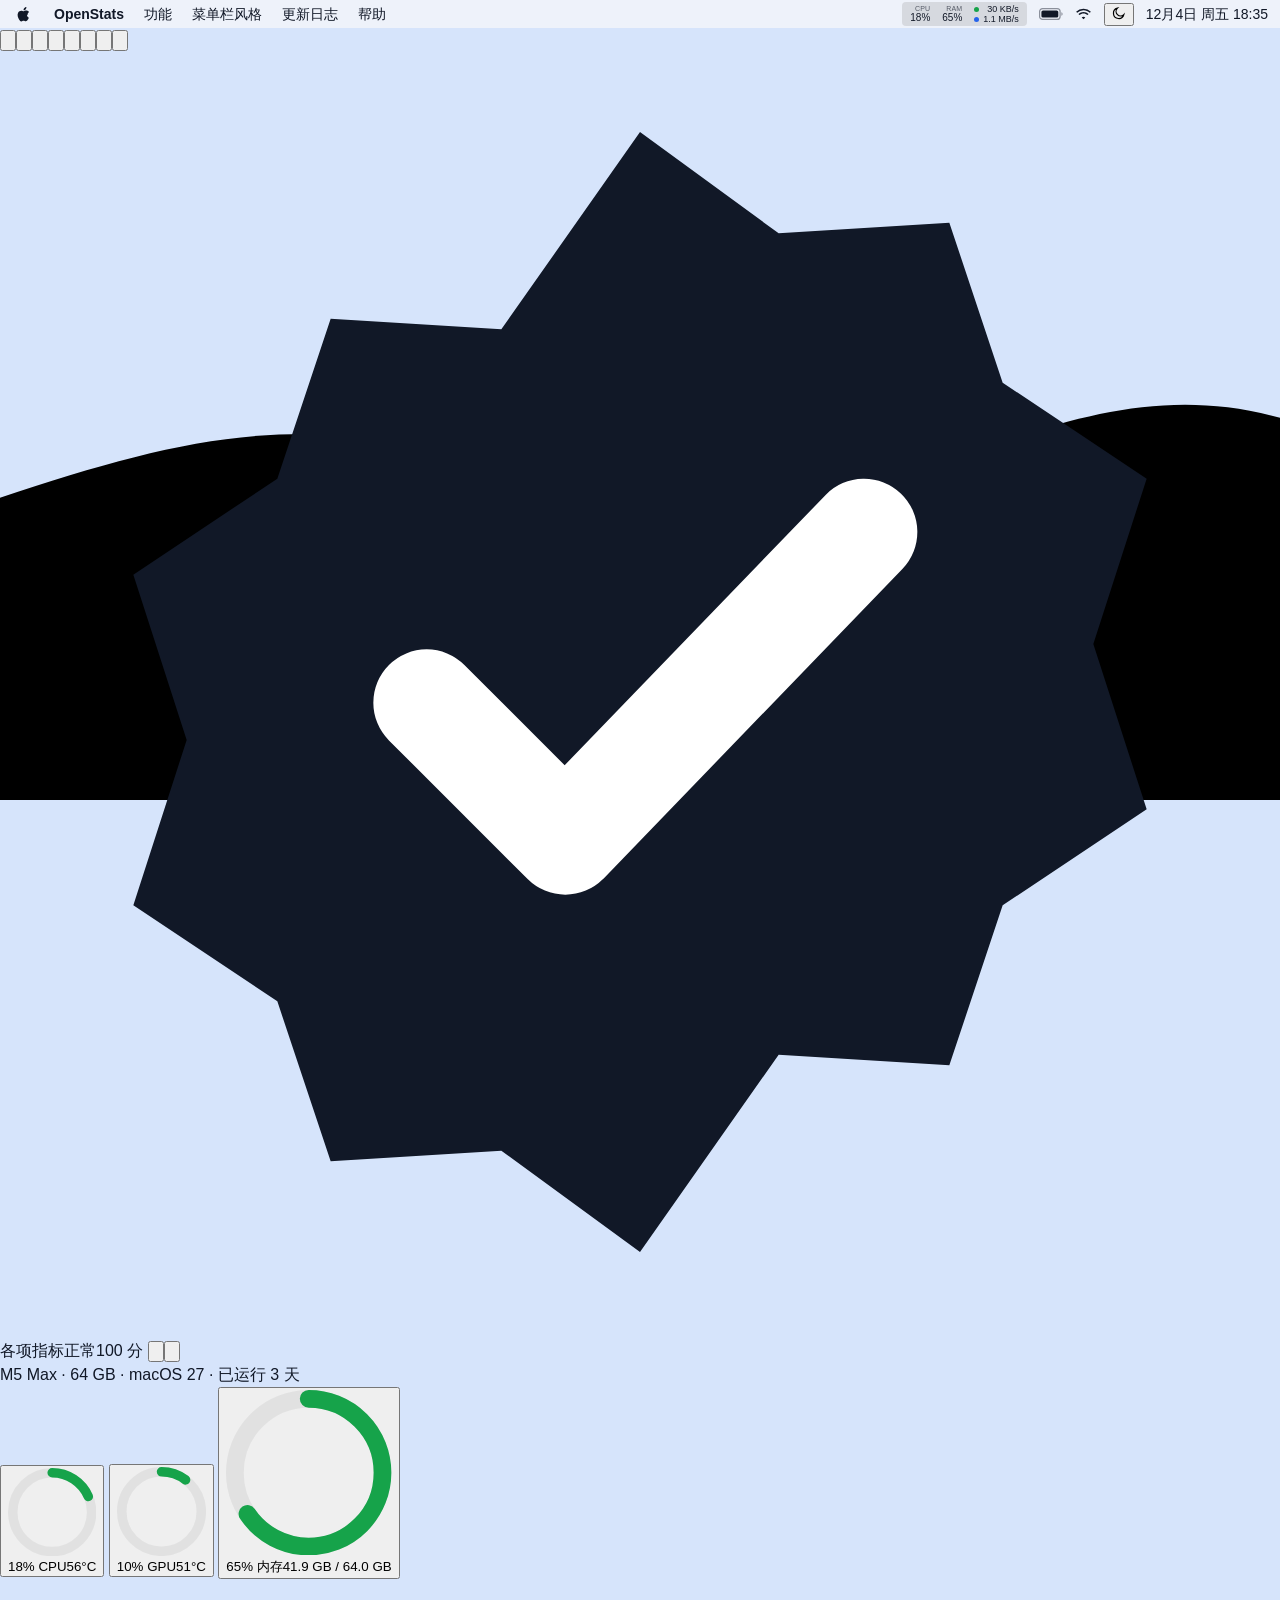
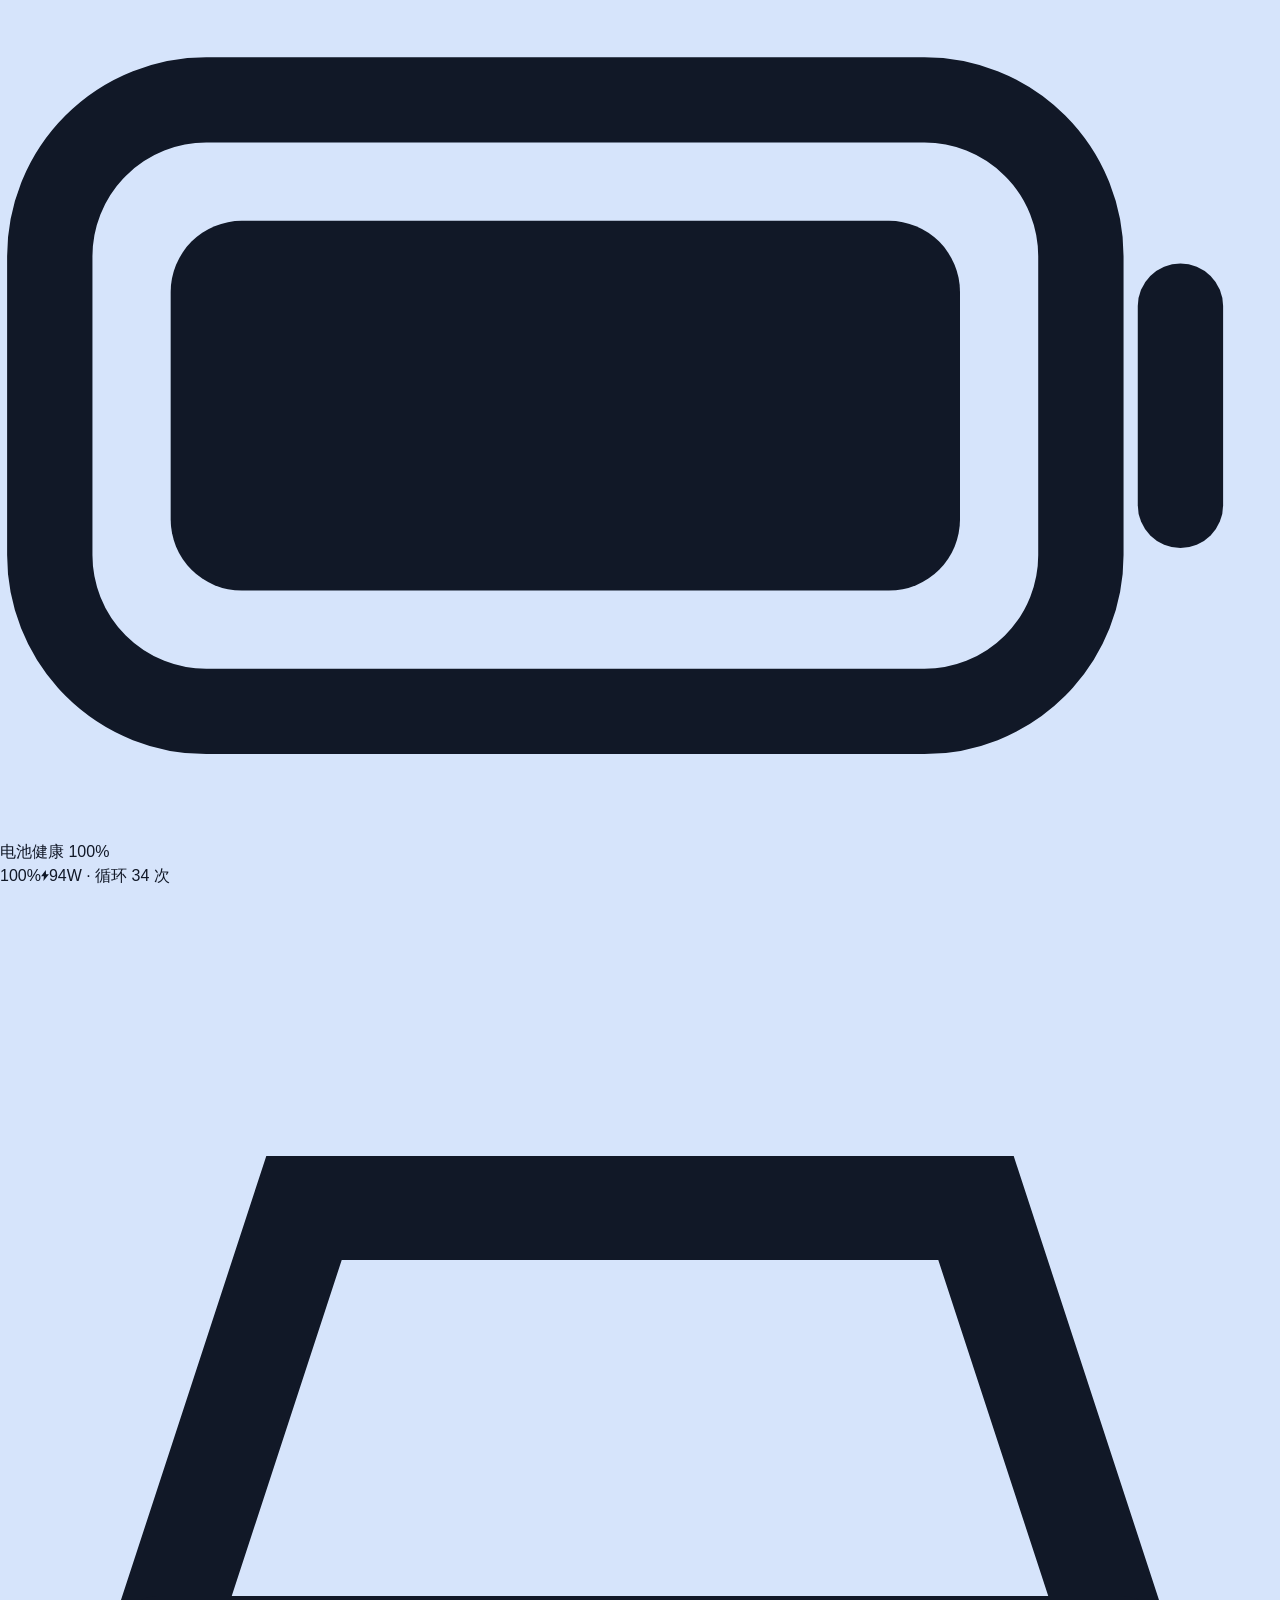
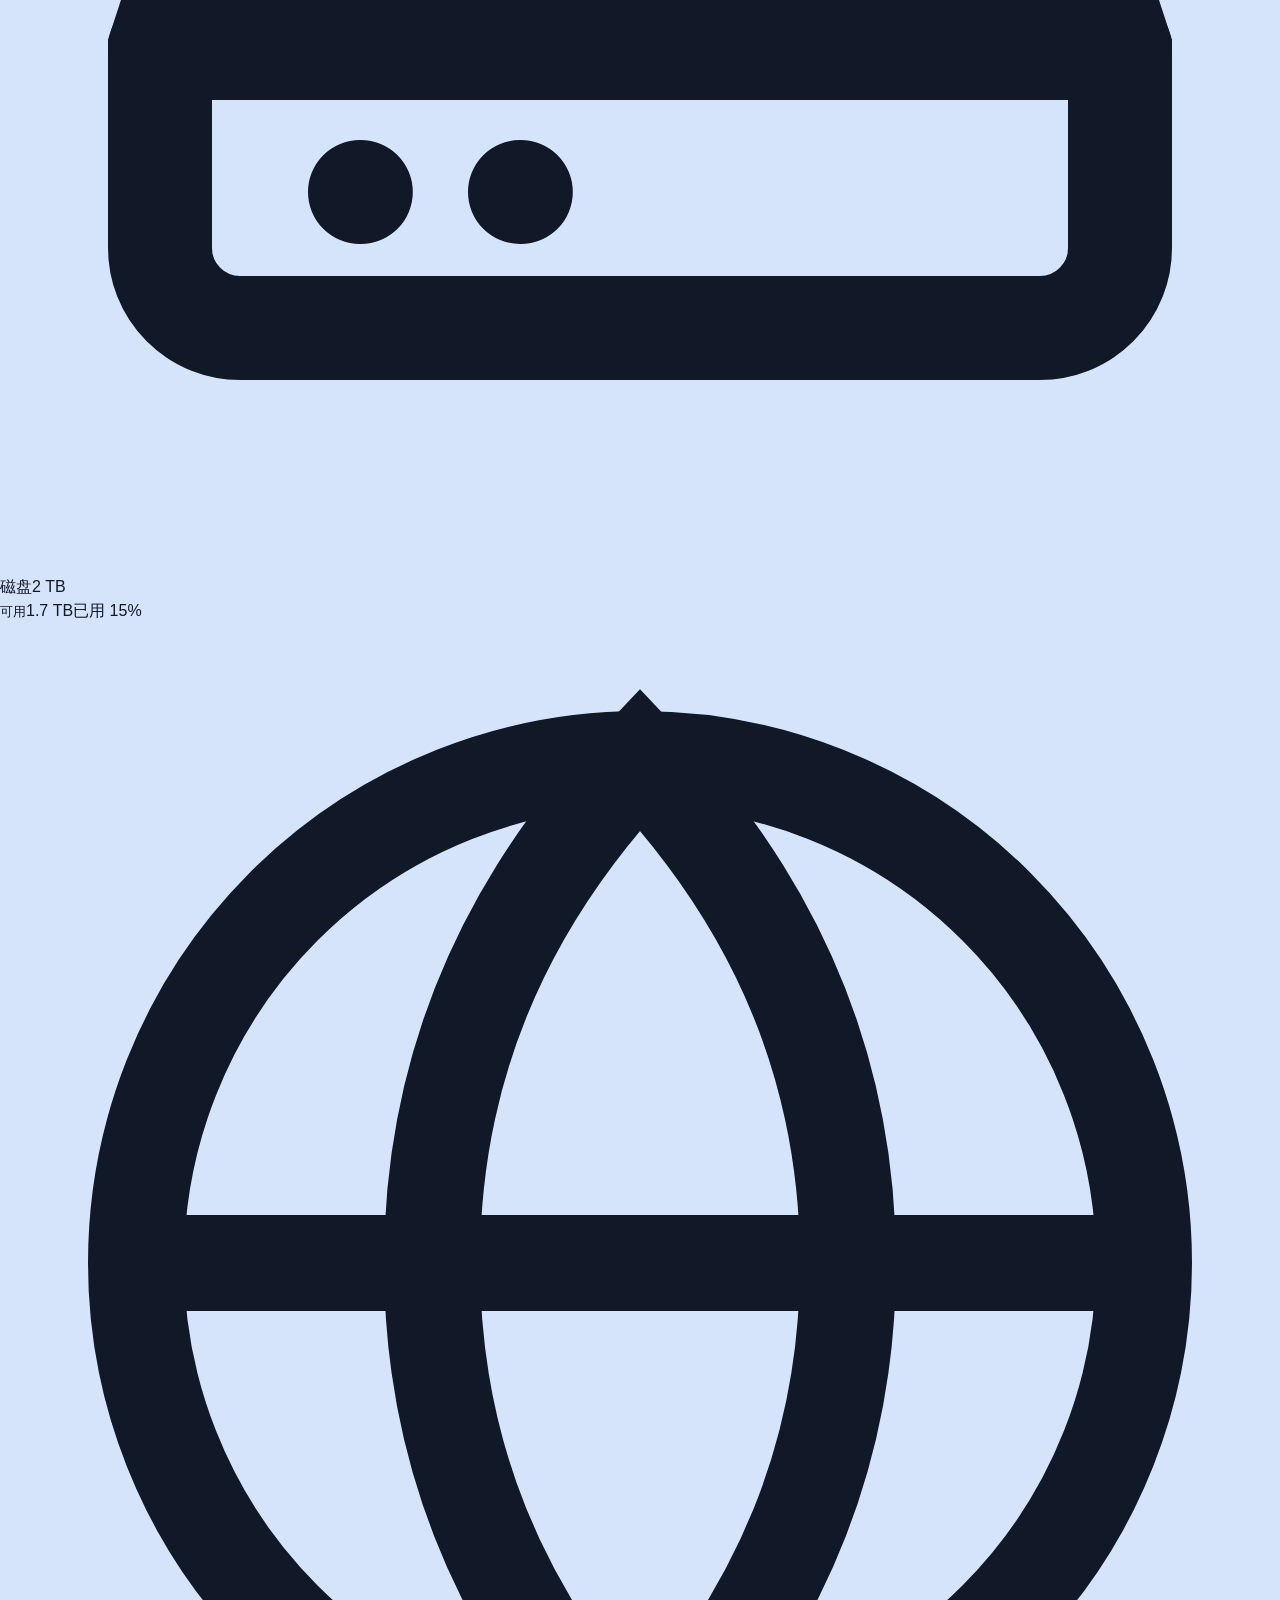
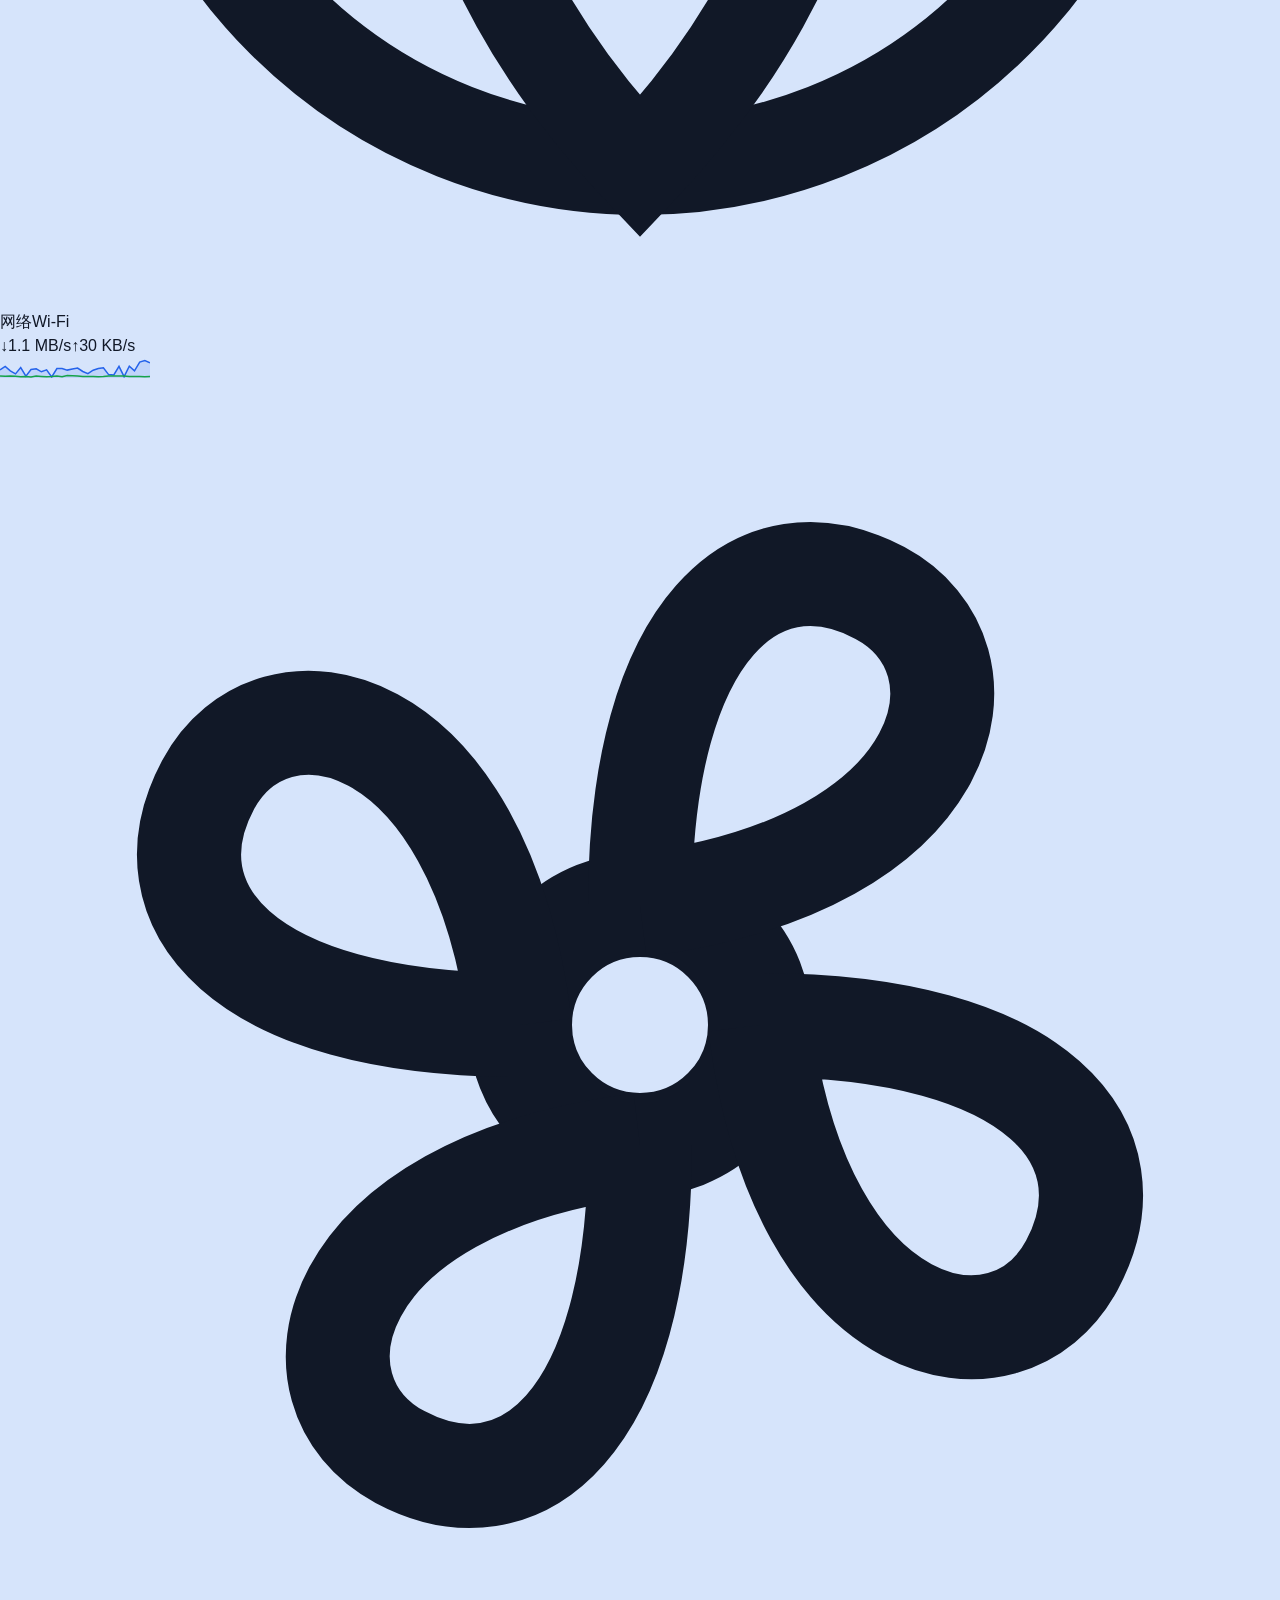
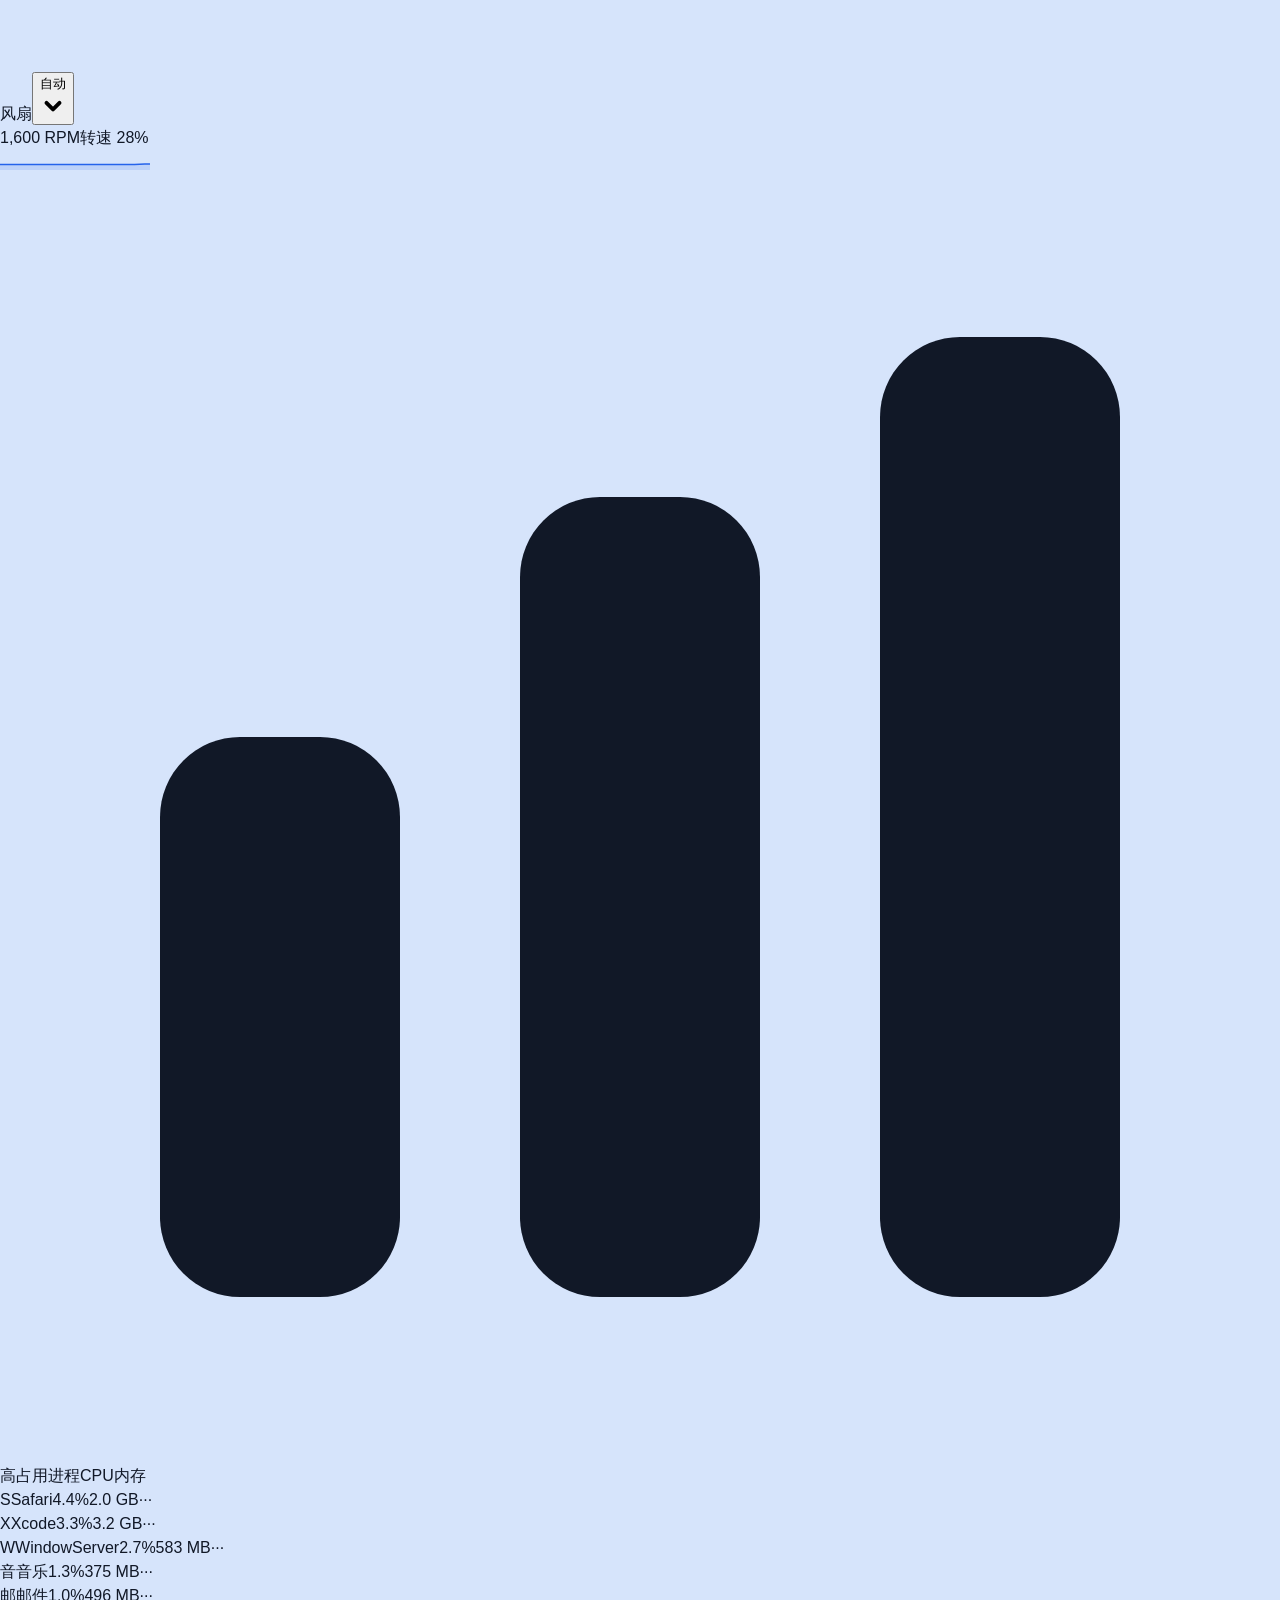
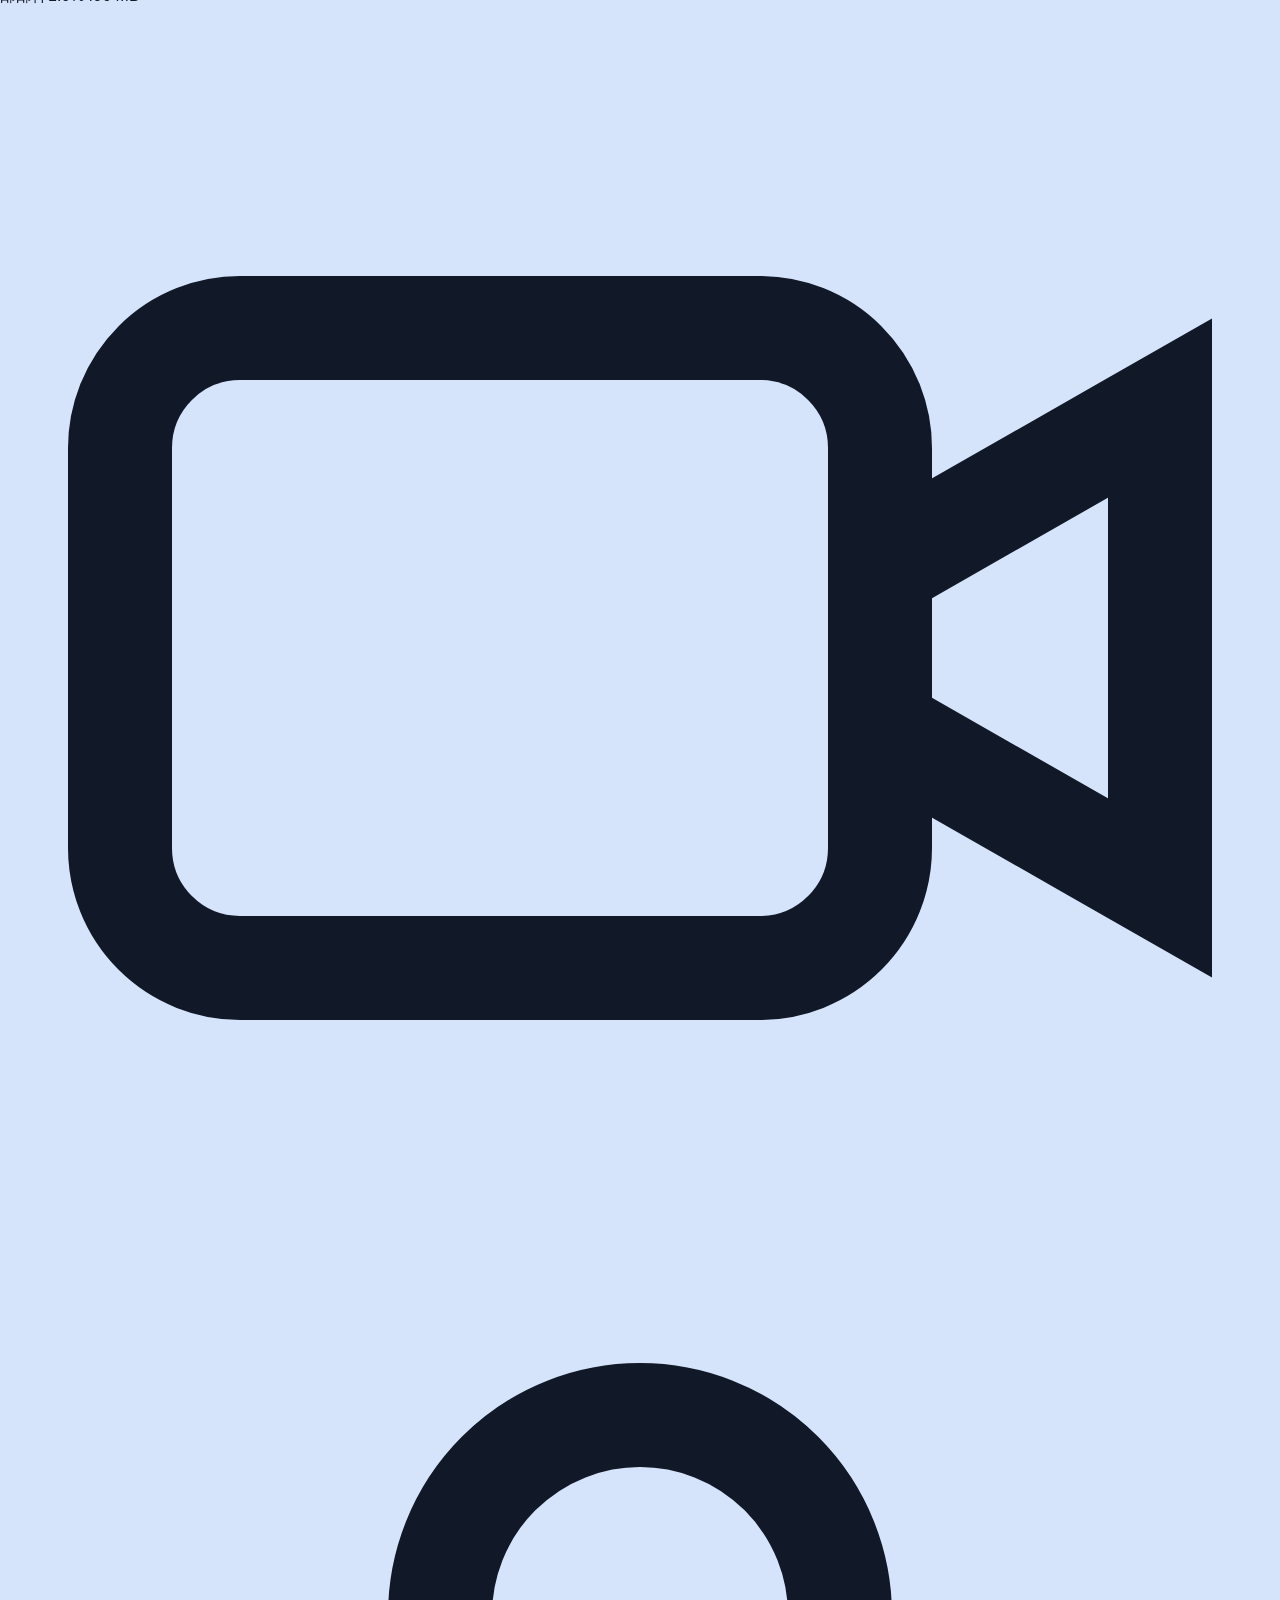
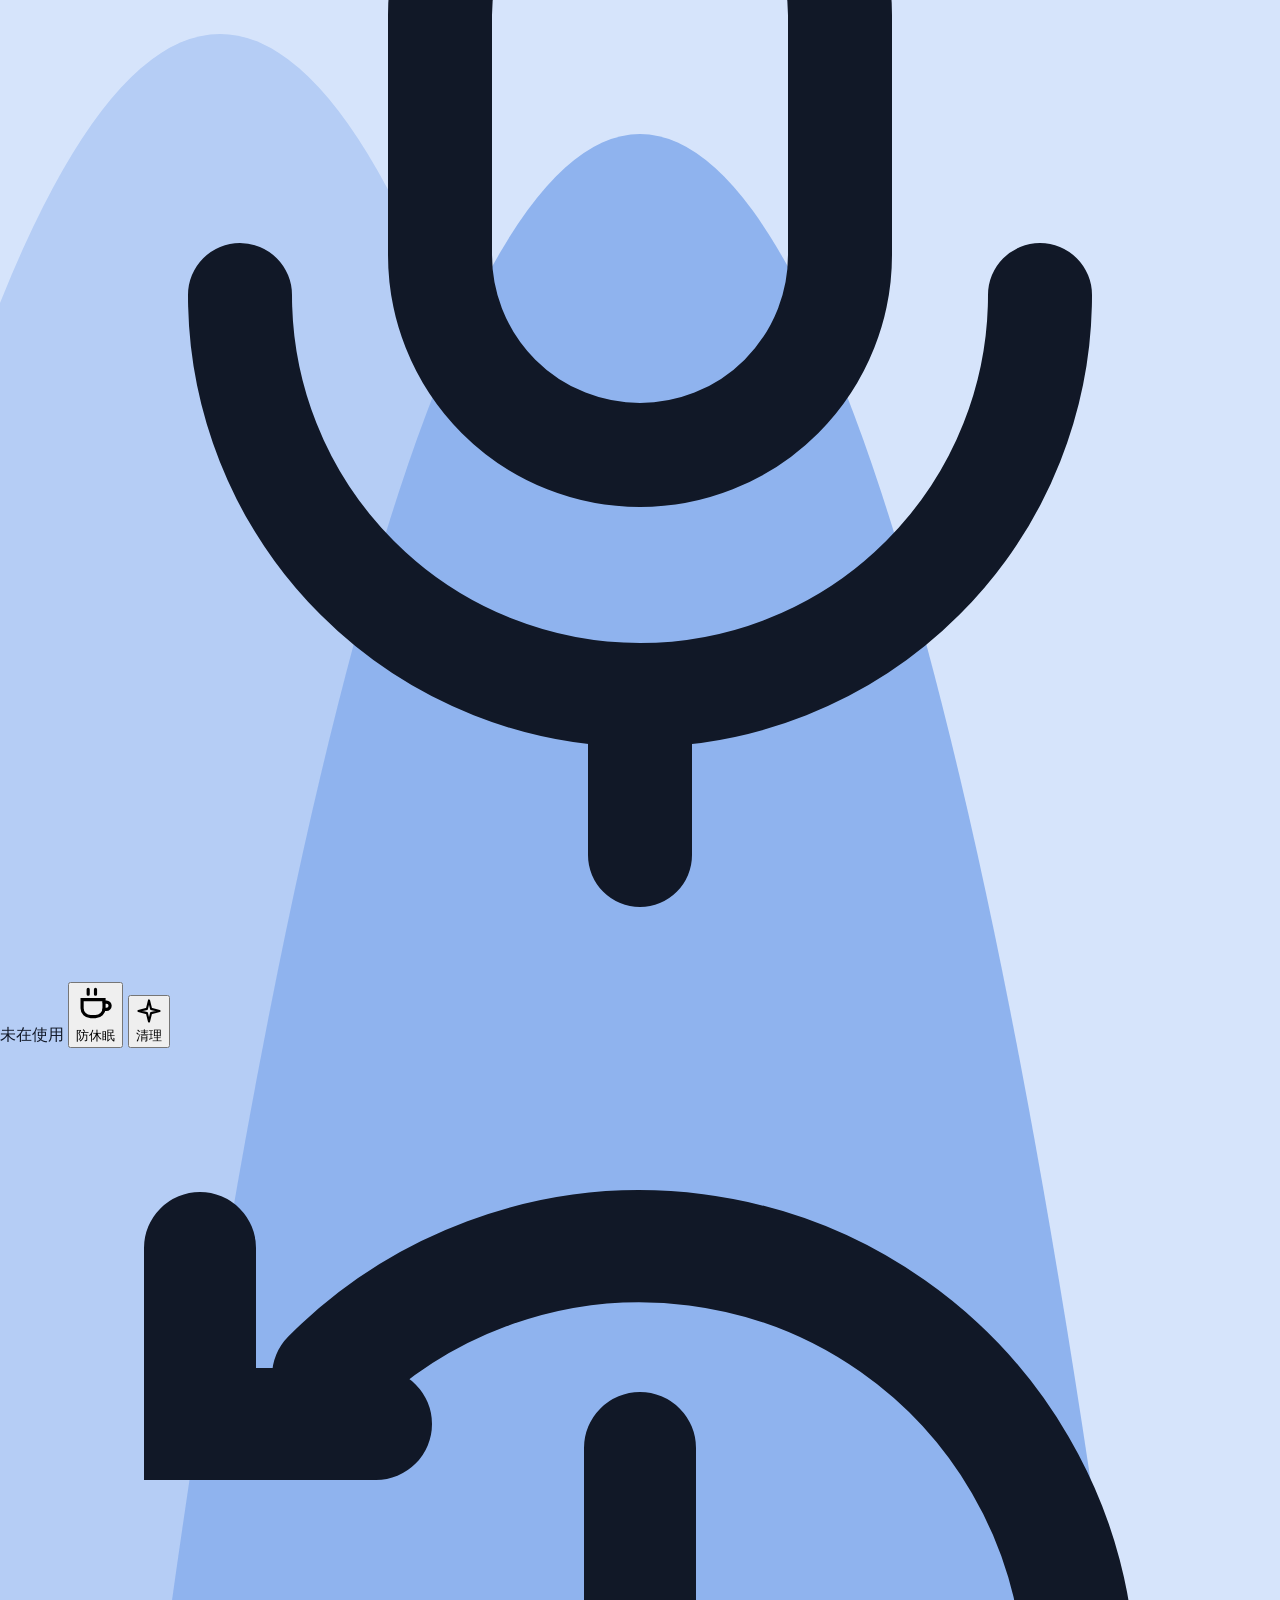
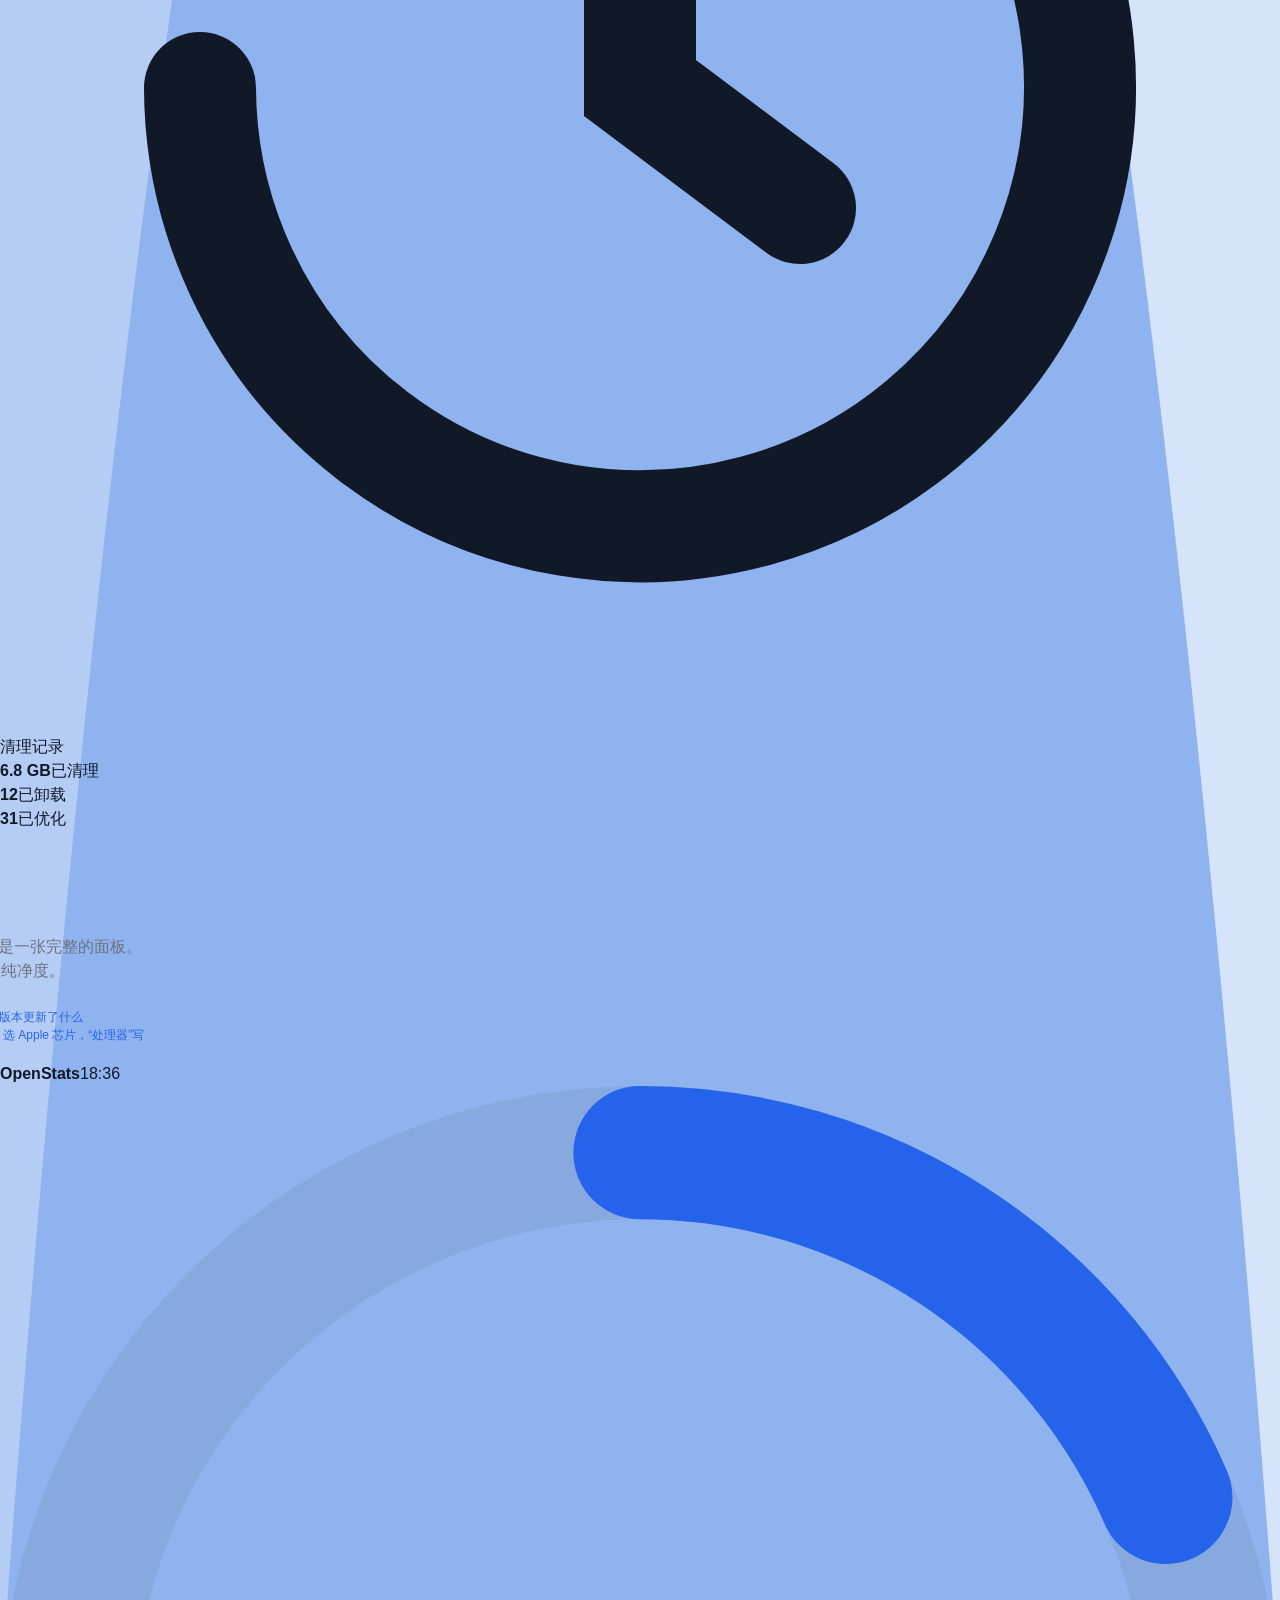
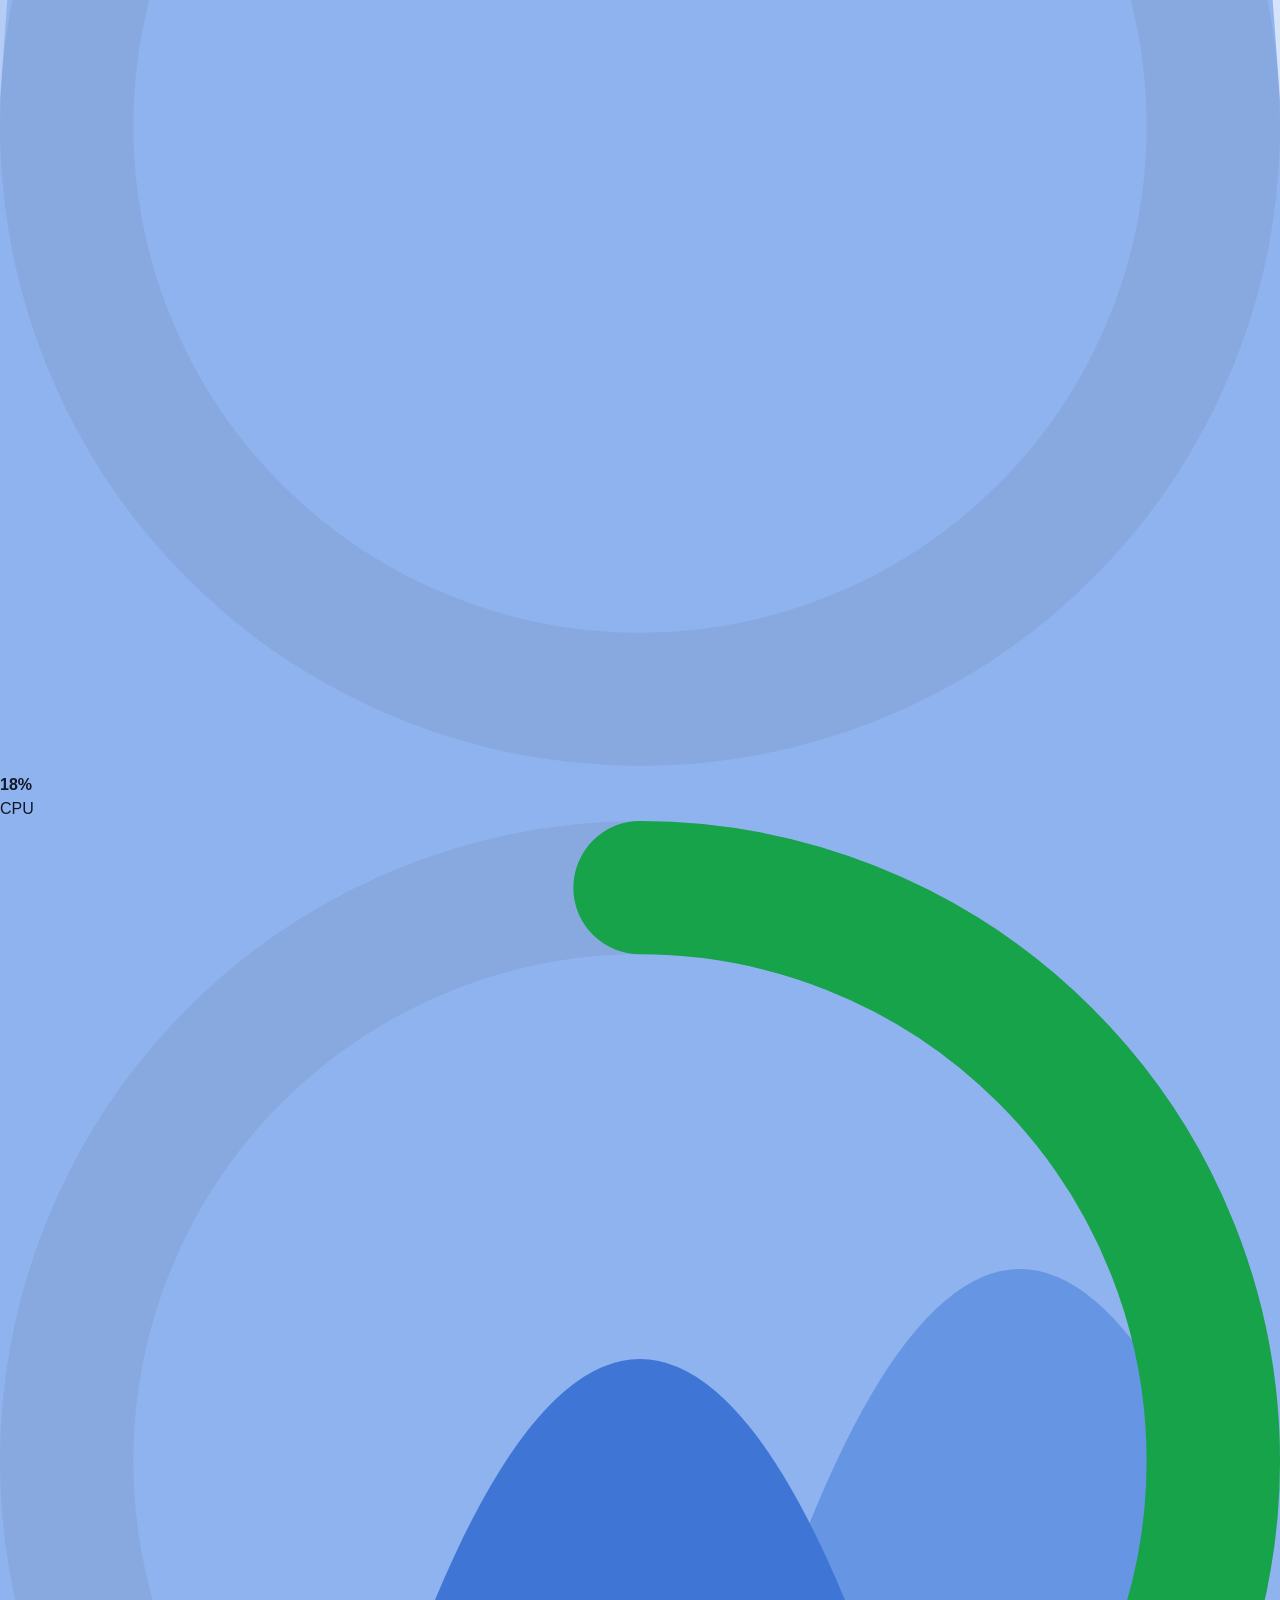
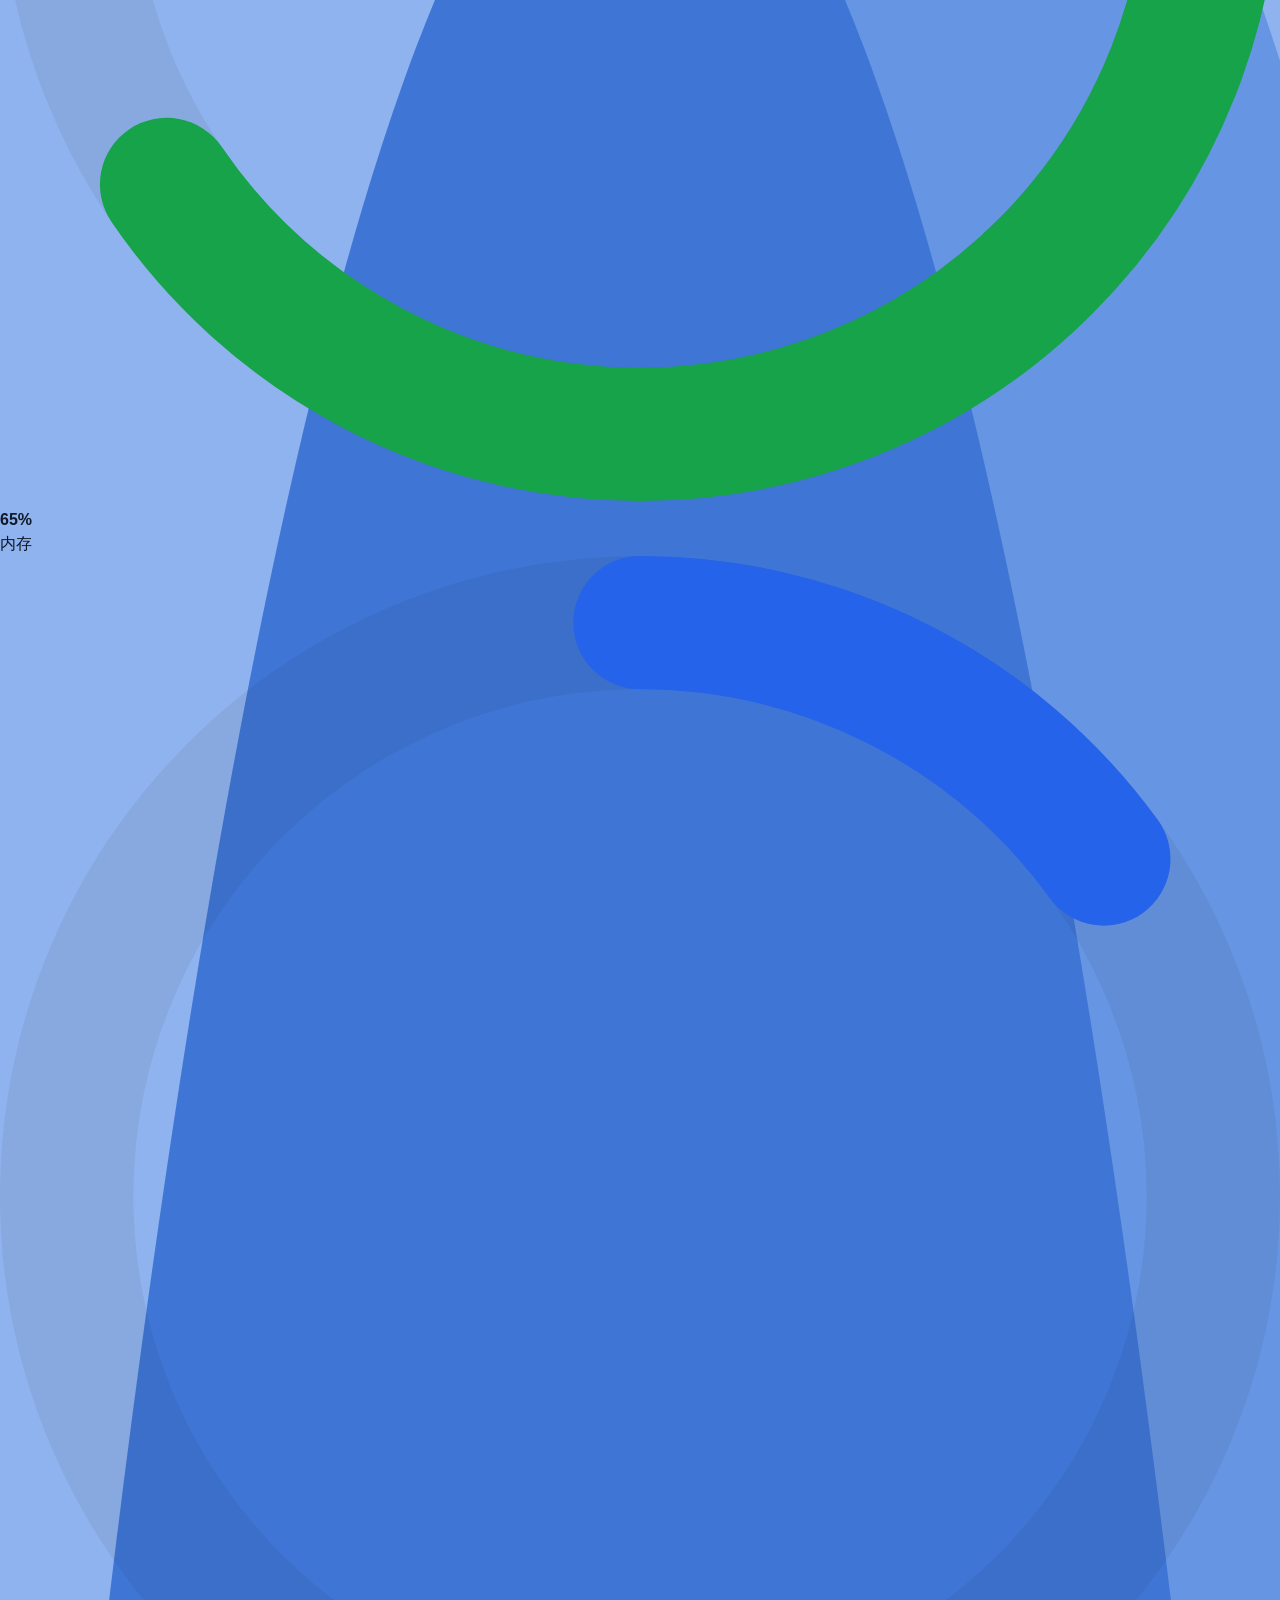
<file: web/index.html>
<!doctype html>
<html lang="zh-CN">
<head>
<meta charset="utf-8">
<meta name="viewport" content="width=device-width, initial-scale=1">
<title>OpenStats — Mac 的状态，抬眼就看见</title>
<meta name="description" content="OpenStats 把 CPU、GPU、内存、网络与温度放进 macOS 菜单栏，点开就是一张完整的面板；还能调风扇、防休眠、一键清理。数据在本机读取，没有统计上报。">
<meta name="theme-color" content="#1b2a5c" media="(prefers-color-scheme: light)">
<meta name="theme-color" content="#0b0b0d" media="(prefers-color-scheme: dark)">
<link rel="canonical" href="https://getopenstats.com/">
<meta property="og:title" content="OpenStats — Mac 的状态，抬眼就看见">
<meta property="og:description" content="CPU、GPU、内存、网络与温度常驻菜单栏，点开就是一张完整的面板；还能调风扇、防休眠、一键清理。">
<meta property="og:type" content="website">
<meta property="og:url" content="https://getopenstats.com/">
<meta property="og:site_name" content="OpenStats">
<meta property="og:locale" content="zh_CN">
<meta property="og:image" content="https://getopenstats.com/assets/window-light.png">
<link rel="icon" href="assets/favicon.ico?v=d567532d" sizes="48x48">
<link rel="icon" type="image/png" sizes="32x32" href="assets/favicon-32.png?v=d567532d">
<link rel="apple-touch-icon" sizes="180x180" href="assets/apple-touch-icon.png?v=d567532d">
<script>
  // 在样式生效前确定主题，避免深色模式下先闪一下另一张壁纸
  try {
    const saved = localStorage.getItem("os-theme");
    document.documentElement.dataset.theme = saved || (matchMedia("(prefers-color-scheme: dark)").matches ? "dark" : "light");
  } catch { document.documentElement.dataset.theme = "light"; }
</script>
<link rel="stylesheet" href="styles.css?v=d567532d">
<link rel="stylesheet" href="replica.css?v=d567532d">
<script defer src="https://tongji.giantaccel.com/script.js" data-website-id="00be903d-c2b8-4650-893c-2b2a2c970cc2"></script>
</head>
<body>

<!-- ── 首屏：整屏就是一台 Mac ───────────────────────────────────────
     菜单栏同时是全站导航；右上角的 OpenStats 读数与它下面吊着的面板、桌面小组件
     都是 HTML 重建，数据由 replica.js 在本页模拟，不读取访客电脑的任何信息。
     往下滚才是普通的介绍页。 -->
<header class="desktop" id="top">
  <div class="desktop__wall" aria-hidden="true">
    <svg class="desktop__hills" viewBox="0 0 1440 900" preserveAspectRatio="xMidYMid slice">
      <defs>
        <linearGradient id="hillA" x1="0" y1="0" x2="0" y2="1"><stop offset="0" class="hill-a0"/><stop offset="1" class="hill-a1"/></linearGradient>
        <linearGradient id="hillB" x1="0" y1="0" x2="0" y2="1"><stop offset="0" class="hill-b0"/><stop offset="1" class="hill-b1"/></linearGradient>
        <linearGradient id="hillC" x1="0" y1="0" x2="0" y2="1"><stop offset="0" class="hill-c0"/><stop offset="1" class="hill-c1"/></linearGradient>
      </defs>
      <path fill="url(#hillA)" d="M0 560C180 500 300 470 470 500S760 610 940 560 1260 420 1440 470V900H0Z"/>
      <path fill="url(#hillB)" d="M0 660C160 610 330 600 520 650S860 760 1060 690 1320 600 1440 630V900H0Z"/>
      <path fill="url(#hillC)" d="M0 770C220 730 420 740 620 780S1000 850 1200 800 1380 760 1440 770V900H0Z"/>
    </svg>
  </div>

  <!-- 这一条既是桌面的菜单栏，也是本站唯一的导航 -->
  <nav class="menubar" aria-label="站点导航">
    <svg class="menubar__apple" viewBox="0 0 14 17" fill="currentColor" aria-hidden="true">
      <path d="M11.5 9c0-1.9 1.5-2.8 1.6-2.9-.9-1.3-2.2-1.5-2.7-1.5-1.1-.1-2.2.7-2.8.7-.6 0-1.5-.7-2.4-.6-1.2 0-2.4.7-3 1.8-1.3 2.2-.3 5.4 1 7.2.6.8 1.3 1.8 2.2 1.7.9 0 1.2-.6 2.2-.6 1 0 1.3.6 2.2.5.9 0 1.5-.8 2.1-1.7.7-1 .9-1.9.9-1.9s-1.8-.7-1.8-2.7zM9.7 3.2c.5-.6.8-1.4.7-2.2-.7 0-1.6.5-2.1 1.1-.5.6-.9 1.4-.8 2.2.8.1 1.7-.4 2.2-1.1z"/>
    </svg>
    <div class="mb-menu">
      <a class="mb-title mb-title--app" href="#top" aria-haspopup="menu" aria-expanded="false">OpenStats</a>
      <div class="mb-drop" role="menu">
        <a role="menuitem" href="#top">关于 OpenStats</a>
        <a role="menuitem" href="#privacy">隐私说明</a>
        <hr>
        <a role="menuitem" href="download/OpenStats-0.7.0-AppleSilicon.dmg" download>下载 Apple 芯片版</a>
        <a role="menuitem" href="download/OpenStats-0.7.0-Intel.dmg" download>下载 Intel 版</a>
        <a role="menuitem" href="#install">用 Homebrew 安装</a>
        <hr>
        <a role="menuitem" href="https://github.com/gentpan/OpenStats">查看源码<span class="mb-drop__ext" aria-hidden="true">↗</span></a>
      </div>
    </div>
    <div class="mb-menu">
      <a class="mb-title" href="#features" aria-haspopup="menu" aria-expanded="false">功能</a>
      <div class="mb-drop" role="menu">
        <a role="menuitem" href="#features">功能一览</a>
        <a role="menuitem" href="#cards">点开每一项</a>
        <a role="menuitem" href="#thermal">风扇与防休眠</a>
        <a role="menuitem" href="#network">网络与 IP 纯净度</a>
        <a role="menuitem" href="#cleanup">清理与卸载</a>
      </div>
    </div>
    <div class="mb-menu">
      <a class="mb-title" href="#styles" aria-haspopup="menu" aria-expanded="false">菜单栏风格</a>
      <div class="mb-drop mb-drop--styles" role="menu" id="styleMenu">
        <p class="mb-drop__label">菜单栏读数的样式</p>
        <!-- 由 replica.js 填入八种风格 -->
      </div>
    </div>
    <div class="mb-menu">
      <a class="mb-title" href="#changelog" aria-haspopup="menu" aria-expanded="false">更新日志</a>
      <div class="mb-drop" role="menu">
        <a role="menuitem" href="#changelog">最近更新</a>
        <hr>
        <a role="menuitem" href="https://github.com/gentpan/OpenStats/releases">GitHub Releases<span class="mb-drop__ext" aria-hidden="true">↗</span></a>
      </div>
    </div>
    <div class="mb-menu">
      <a class="mb-title" href="#faq" aria-haspopup="menu" aria-expanded="false">帮助</a>
      <div class="mb-drop" role="menu">
        <a role="menuitem" href="#faq">常见问题</a>
        <hr>
        <a role="menuitem" href="https://github.com/gentpan/OpenStats/issues">问题与建议<span class="mb-drop__ext" aria-hidden="true">↗</span></a>
      </div>
    </div>

    <div class="menubar__right">
      <!-- 状态栏里的 OpenStats：合并显示的读数，点开就是下面的面板 -->
      <button class="mb-stats" id="mbStats" type="button" aria-haspopup="dialog" aria-expanded="true" aria-controls="heroPanel" aria-label="OpenStats 菜单栏读数，点开面板"></button>
      <svg class="menubar__sys" width="24" height="12" viewBox="0 0 24 12" fill="none" aria-hidden="true">
        <rect x=".6" y=".6" width="20.5" height="10.8" rx="3" stroke="currentColor" stroke-opacity=".45" stroke-width="1.2"/>
        <rect x="2.4" y="2.4" width="16.9" height="7.2" rx="1.6" fill="currentColor"/>
        <path d="M22.4 4.2v3.6c.8-.2 1.2-1 1.2-1.8s-.4-1.6-1.2-1.8z" fill="currentColor" fill-opacity=".45"/>
      </svg>
      <svg class="menubar__sys" width="17" height="12" viewBox="0 0 17 12" fill="currentColor" aria-hidden="true">
        <path d="M8.5 2.3c2.4 0 4.6.9 6.3 2.5l1.1-1.1A10.4 10.4 0 0 0 8.5.7 10.4 10.4 0 0 0 1.1 3.7l1.1 1.1A9 9 0 0 1 8.5 2.3zm0 3.2c1.5 0 2.9.6 4 1.6l1.1-1.1a7.3 7.3 0 0 0-10.2 0l1.1 1.1c1.1-1 2.5-1.6 4-1.6zm0 3.2c.7 0 1.3.3 1.8.7L8.5 11.2 6.7 9.4c.5-.4 1.1-.7 1.8-.7z"/>
      </svg>
      <button class="menubar__theme" id="themeToggle" type="button" aria-label="切换浅色 / 深色">
        <svg width="14" height="14" viewBox="0 0 16 16" fill="none" stroke="currentColor" stroke-width="1.4"><path d="M13.5 9.8A6 6 0 1 1 6.2 2.5a4.8 4.8 0 0 0 7.3 7.3z"/></svg>
      </button>
      <time class="menubar__clock" id="menubarClock"></time>
    </div>
  </nav>

  <!-- 菜单栏下方吊着的 OpenStats 面板（合并显示的总览与各项详情） -->
  <div class="os-panel os-panel--hero" id="heroPanel" role="dialog" aria-label="OpenStats 面板" data-panel="hero"></div>

  <section class="hero" aria-labelledby="heroTitle">
    <p class="hero__kicker"><span class="hero__dot" aria-hidden="true"></span>免费 · 原生 Swift · 数据只在本机</p>
    <h1 class="hero__title" id="heroTitle">Mac 的状态，<br>抬眼就看见</h1>
    <p class="hero__lead">CPU、GPU、内存、网络与温度常驻菜单栏，点开就是一张完整的面板。还能调风扇、防休眠、一键清理、卸载应用、检测 IP 纯净度。</p>
    <div class="hero__actions">
      <a class="dl-btn" href="download/OpenStats-0.7.0-AppleSilicon.dmg" download>
        <svg width="15" height="18" viewBox="0 0 14 17" fill="currentColor" aria-hidden="true"><path d="M11.5 9c0-1.9 1.5-2.8 1.6-2.9-.9-1.3-2.2-1.5-2.7-1.5-1.1-.1-2.2.7-2.8.7-.6 0-1.5-.7-2.4-.6-1.2 0-2.4.7-3 1.8-1.3 2.2-.3 5.4 1 7.2.6.8 1.3 1.8 2.2 1.7.9 0 1.2-.6 2.2-.6 1 0 1.3.6 2.2.5.9 0 1.5-.8 2.1-1.7.7-1 .9-1.9.9-1.9s-1.8-.7-1.8-2.7zM9.7 3.2c.5-.6.8-1.4.7-2.2-.7 0-1.6.5-2.1 1.1-.5.6-.9 1.4-.8 2.2.8.1 1.7-.4 2.2-1.1z"/></svg>
        <span>Apple 芯片</span><small>M1 及更新</small>
      </a>
      <a class="dl-btn dl-btn--ghost" href="download/OpenStats-0.7.0-Intel.dmg" download>
        <svg width="16" height="16" viewBox="0 0 16 16" fill="none" stroke="currentColor" stroke-width="1.3" aria-hidden="true"><rect x="4" y="4" width="8" height="8" rx="1.5"/><path d="M6 1.5v2.5M10 1.5v2.5M6 12v2.5M10 12v2.5M1.5 6H4M1.5 10H4M12 6h2.5M12 10h2.5"/></svg>
        <span>Intel 芯片</span><small>Intel 机型</small>
      </a>
    </div>
    <p class="hero__meta">版本 0.7.0 · macOS 14 Sonoma 及以上 · 已签名并经 Apple 公证 · <a href="#changelog">这个版本更新了什么</a></p>
    <p class="hero__hint">不确定是哪种？点左上角苹果菜单 → 关于本机：“芯片”写着 Apple M… 选 Apple 芯片，“处理器”写着 Intel 选 Intel。</p>
  </section>

  <!-- 桌面小组件：应用自带的“系统概览”中号小组件，可以按住拖动 -->
  <div class="widget" id="widget" aria-label="OpenStats 桌面小组件（演示）"></div>
  <p class="desktop__tip" id="desktopTip">小组件可以按住拖动 · 面板顶部的标签可以点</p>

  <nav class="dock" aria-label="程序坞">
    <a class="dock__item" href="#features" data-tip="功能"><span class="dock__art dock__art--finder" aria-hidden="true"></span></a>
    <button class="dock__item dock__item--running" id="dockOpenStats" type="button" data-tip="OpenStats"><img class="dock__art" src="assets/icon.png?v=d567532d" alt="OpenStats"></button>
    <a class="dock__item" href="#thermal" data-tip="风扇与防休眠"><span class="dock__art dock__art--fan" aria-hidden="true"></span></a>
    <a class="dock__item" href="#cleanup" data-tip="清理与卸载"><span class="dock__art dock__art--clean" aria-hidden="true"></span></a>
    <a class="dock__item" href="#install" data-tip="Homebrew 安装"><span class="dock__art dock__art--terminal" aria-hidden="true"></span></a>
    <span class="dock__divider" aria-hidden="true"></span>
    <a class="dock__item" href="#download" data-tip="下载"><span class="dock__art dock__art--download" aria-hidden="true"></span></a>
  </nav>
  <a class="desktop__more" href="#features" aria-label="往下看功能介绍">
    <svg width="18" height="18" viewBox="0 0 18 18" fill="none" stroke="currentColor" stroke-width="1.6" stroke-linecap="round" stroke-linejoin="round"><path d="m4 7 5 5 5-5"/></svg>
  </a>
</header>

<main>
  <!-- ── 功能一览 ── -->
  <section class="band" id="features">
    <div class="shell">
      <div class="section-head reveal">
        <p class="eyebrow">藏在菜单栏里</p>
        <h2>一整台 Mac 的状态，<br>不占一个窗口</h2>
        <p>菜单栏只放你关心的几项读数；想看细节时点一下，它就在那里。不想看时，它连 0.3% 的 CPU 都用不到。</p>
      </div>
      <div class="trio reveal">
        <article class="trio__item">
          <span class="trio__icon" aria-hidden="true"><svg width="18" height="18" viewBox="0 0 16 16" fill="none" stroke="currentColor" stroke-width="1.3"><rect x="1.5" y="3" width="13" height="10" rx="2"/><path d="M1.5 6h13M4 9h2M8 9h4"/></svg></span>
          <h3>读数常驻菜单栏</h3>
          <p>CPU、GPU、内存、网速、温度、电池，八种显示风格任选，可以分开放也可以合成一个图标，间距按你的习惯调。</p>
        </article>
        <article class="trio__item">
          <span class="trio__icon" aria-hidden="true"><svg width="18" height="18" viewBox="0 0 16 16" fill="none" stroke="currentColor" stroke-width="1.3"><rect x="2" y="2" width="5" height="5" rx="1"/><rect x="9" y="2" width="5" height="5" rx="1"/><rect x="2" y="9" width="5" height="5" rx="1"/><rect x="9" y="9" width="5" height="5" rx="1"/></svg></span>
          <h3>一点就看全</h3>
          <p>点开就是一张完整的面板：三个圆环看负载，两列卡片看电池、磁盘、网络与风扇，再往下是高占用进程与常用工具。</p>
        </article>
        <article class="trio__item">
          <span class="trio__icon" aria-hidden="true"><svg width="18" height="18" viewBox="0 0 16 16" fill="none" stroke="currentColor" stroke-width="1.3"><circle cx="8" cy="8" r="1.5"/><path d="M8 6.5C8 3 9.5 1.8 11 2.6s1 3.4-3 3.9M9.5 8c3.5 0 4.7 1.5 3.9 3s-3.4 1-3.9-3M8 9.5c0 3.5-1.5 4.7-3 3.9s-1-3.4 3-3.9M6.5 8C3 8 1.8 6.5 2.6 5s3.4-1 3.9 3"/></svg></span>
          <h3>看完还能动手</h3>
          <p>风扇一键降温或强冷，防休眠选好时长就走开，缓存、日志与卸载残留一次清干净，DNS 一键切换。</p>
        </article>
      </div>
      <div class="grid reveal">
        <article class="tile"><h3>八种菜单栏风格</h3><p>双行文字、圆环、饼图、柱状历史……整体选一种统一套用，也能给单个指标单独指定。</p></article>
        <article class="tile"><h3>七张详情卡片</h3><p>CPU、内存、GPU、磁盘、温度、电池、网络，每张卡片顶部同一种版式：一个主数值，三项次要读数。</p></article>
        <article class="tile"><h3>网络详情与 DNS</h3><p>本地与公网 IPv4 / IPv6、归属地与 ASN、连接探测的延迟与丢包，一键刷新 DNS 或切换 Cloudflare、Google、腾讯、阿里云。</p></article>
        <article class="tile"><h3>IP 纯净度检测</h3><p>CleanIP.io 纯净度评分从 F 到 A+，一眼看出出口 IP 是否被标记为 VPN、代理、Tor、机房或有滥用记录。</p></article>
        <article class="tile"><h3>风扇调速与防休眠</h3><p>自动、降温、强冷、自定义风扇；防休眠 1 到 12 小时或一直保持，合盖继续运行，过热或电量过低自动恢复。</p></article>
        <article class="tile"><h3>GPU、磁盘与电池</h3><p>GPU 功耗、频率与利用率；磁盘按卷拆开看用户数据与系统占用，SSD 健康与累计写入；电池容量、电压与电流。</p></article>
        <article class="tile"><h3>安全的清理</h3><p>缓存、日志、浏览器与开发者缓存先扫描预览再清理，钥匙串、Cookie 与历史记录一律不碰。</p></article>
        <article class="tile"><h3>卸载应用与启动项</h3><p>卸载时找出应用留下的缓存、偏好设置、容器与登录项，连同应用移到废纸篓；启动项一览，一键停用。</p></article>
        <article class="tile"><h3>数据留在本机</h3><p>指标来自本机内核、IOKit 与 SMC，没有统计上报；账号可选，只用来同步设置。</p></article>
      </div>
    </div>
  </section>

  <!-- ── 点开每一项：各项详情卡片 ── -->
  <section class="band band--alt" id="cards">
    <div class="shell">
      <div class="section-head reveal">
        <p class="eyebrow">点开每一项</p>
        <h2>每一项都是一张<br>完整的卡片</h2>
        <p>点下面任意一项，右边就换成应用里那一项的详情卡片。数字是本页模拟的，样式、布局与应用一致。</p>
      </div>
      <div class="cards reveal">
        <div class="cards__list" id="cardList" role="tablist" aria-label="选择一项详情"></div>
        <div class="cards__stage">
          <div class="os-panel os-panel--stage" id="stagePanel" role="tabpanel" aria-label="详情卡片" data-panel="stage"></div>
        </div>
      </div>
    </div>
  </section>

  <!-- ── 菜单栏风格 ── -->
  <section class="band" id="styles">
    <div class="shell">
      <div class="section-head reveal">
        <p class="eyebrow">菜单栏风格</p>
        <h2>读数怎么画，由你挑</h2>
        <p>点一下下面的风格，页面顶部菜单栏里的 OpenStats 也会立即换成这个样子。</p>
      </div>
      <div class="styles reveal">
        <div class="style-picker" id="stylePicker" role="radiogroup" aria-label="菜单栏风格"></div>
        <div class="style-preview">
          <div class="style-preview__bar style-preview__bar--light" id="stylePreviewLight"></div>
          <div class="style-preview__bar style-preview__bar--dark" id="stylePreviewDark"></div>
          <p class="style-preview__caption" id="styleCaption"></p>
        </div>
      </div>
    </div>
  </section>

  <!-- ── 风扇与防休眠 ── -->
  <section class="band band--alt" id="thermal">
    <div class="shell split reveal">
      <div class="split__text">
        <p class="eyebrow">风扇与防休眠</p>
        <h2>热的时候让它转，<br>忙的时候别让它睡</h2>
        <p>风扇在面板里直接选自动、降温或强冷，切换后转速变化马上显示；自定义转速时 CPU 过热会自动交还系统。</p>
        <p>防休眠选一个时长就开启：1、2、4、8、12 小时或一直保持，可以让屏幕常亮，也可以只让系统不睡、屏幕照常关闭。合盖运行在电量过低时自动关闭。</p>
        <p class="split__note">这是网页演示，不会改动你电脑的风扇和睡眠设置。</p>
      </div>
      <div class="split__demo">
        <div class="demo-card" id="fanDemo"></div>
        <div class="demo-card" id="awakeDemo"></div>
      </div>
    </div>
  </section>

  <!-- ── 网络 ── -->
  <section class="band" id="network">
    <div class="shell split split--reverse reveal">
      <div class="split__text">
        <p class="eyebrow">网络与 IP 纯净度</p>
        <h2>出口在哪、干不干净，<br>一张卡片说清</h2>
        <p>下载、上传与最近 60 秒的流量；连接探测每秒 ping 一次，延迟和丢包一目了然；接口、信号、开机后的累计流量也都在。</p>
        <p>公网 IPv4 / IPv6 的归属地、ASN 与运营方，原生 IP、住宅 IP 的标记，以及 CleanIP.io 的纯净度评分。DNS 可以一键切到 Cloudflare、Google、腾讯或阿里云。</p>
      </div>
      <div class="split__demo">
        <div class="os-panel os-panel--inline" id="netDemo" data-panel="net" aria-label="网络详情演示"></div>
      </div>
    </div>
  </section>

  <!-- ── 清理与卸载 ── -->
  <section class="band band--alt" id="cleanup">
    <div class="shell split reveal">
      <div class="split__text">
        <p class="eyebrow">清理与卸载</p>
        <h2>先看清再删，<br>不该碰的一律不碰</h2>
        <p>缓存、日志、浏览器与开发者缓存先扫描、逐项预览再清理；正在运行的应用的缓存会跳过，下载目录里的内容先移到废纸篓。</p>
        <p>卸载应用时一并找出它留下的缓存、偏好设置、容器、登录项与崩溃报告，共享的目录默认保留。</p>
      </div>
      <div class="split__demo">
        <div class="demo-card demo-card--wide" id="cleanDemo"></div>
      </div>
    </div>
  </section>

  <!-- ── 隐私 ── -->
  <section class="band" id="privacy">
    <div class="shell">
      <div class="section-head reveal">
        <p class="eyebrow">隐私</p>
        <h2>数据留在这台 Mac</h2>
        <p>所有指标都在本机读取和计算。下面这几项需要联网，都可以在设置里关掉。</p>
      </div>
      <div class="grid grid--2 reveal">
        <article class="tile"><h3>没有统计上报</h3><p>不收集使用数据、崩溃报告或设备信息；读数来自本机内核、IOKit 与 SMC。</p></article>
        <article class="tile"><h3>公网地址与纯净度</h3><p>打开网络详情时向 Cloudflare 查一次公网地址；归属地、ASN 与纯净度由这台 Mac 直接向 cleanip.io 查询，只发送公网地址。</p></article>
        <article class="tile"><h3>连接探测</h3><p>按你设定的间隔 ping 你选择的目标，只用来判断网络通不通。</p></article>
        <article class="tile"><h3>检查更新与账号</h3><p>每天从本站检查一次新版本。账号可选，只用来同步设置。</p></article>
      </div>
    </div>
  </section>

  <!-- ── 下载 ── -->
  <section class="band band--alt" id="download">
    <div class="shell narrow">
      <div class="section-head section-head--center reveal">
        <img class="download__icon" src="assets/icon.png?v=d567532d" alt="OpenStats 图标" width="88" height="88">
        <h2>现在就装上</h2>
        <p>Apple 芯片版与 Intel 版都经过 Developer ID 签名和 Apple 公证。</p>
      </div>
      <div class="download reveal">
        <a class="dl-card" href="download/OpenStats-0.7.0-AppleSilicon.dmg" download>
          <b>Apple 芯片</b><span>M1、M2、M3、M4、M5 系列</span><em>下载 DMG</em>
        </a>
        <a class="dl-card" href="download/OpenStats-0.7.0-Intel.dmg" download>
          <b>Intel 芯片</b><span>2016 年以后的 Intel Mac</span><em>下载 DMG</em>
        </a>
      </div>
      <p class="hero__meta download__meta">版本 0.7.0 · macOS 14 Sonoma 及以上 · 简体中文与 English 界面 · <a href="#changelog">这个版本更新了什么</a></p>
      <div class="brew reveal" id="install">
        <span class="brew__label">Homebrew</span>
        <code class="brew__cmd">brew tap gentpan/tap &amp;&amp; brew trust gentpan/tap &amp;&amp; brew install --cask openstats</code>
        <button class="brew__copy" type="button" data-copy="brew tap gentpan/tap &amp;&amp; brew trust gentpan/tap &amp;&amp; brew install --cask openstats">拷贝</button>
      </div>
    </div>
  </section>

  <!-- ── 更新日志 ── -->
  <section class="band" id="changelog">
    <div class="shell narrow">
      <div class="section-head reveal">
        <p class="eyebrow">更新日志</p>
        <h2>每天改了什么</h2>
        <p>都记在这里，最新的在最上面。</p>
      </div>
      <!-- changelog:start -->
      <!-- 由 Scripts/sync_changelog.py 从 CHANGELOG.md 生成，请勿手改。 -->
      <div class="log">
        <article class="log__day">
          <div class="log__head"><time datetime="2026-11-27">2026-11-27</time><span class="log__tag">0.7.6</span></div>
          <p class="log__counts">修复 1</p>
          <ul class="log__list">
            <li><span class="log__kind">修复</span>卸载应用时补查当前用户的临时目录（<code>/var/folders/…/T</code>）：名字是包名、包名加后缀，或前面多一个点的隐藏文件（如 <code>.com.example.app.y62PA3</code>）都会列为缓存；内嵌组件的临时文件默认不勾选，属于另一个已安装应用的不认领。跟进 <a href="https://github.com/gentpan/OpenStats/issues/4">Issue #4</a>。</li>
          </ul>
        </article>
        <article class="log__day">
          <div class="log__head"><time datetime="2026-11-27">2026-11-27</time><span class="log__tag">0.7.5</span></div>
          <p class="log__counts">新增 2 · 调整 2 · 修复 3</p>
          <ul class="log__list">
            <li><span class="log__kind">新增</span>监控大屏新增亮色配色：页脚的按钮在“深色 / 亮色 / 跟随系统”之间切换，选择记在看大屏的那台设备上；网址后面加 <code>?theme=light</code>、<code>?theme=dark</code> 或 <code>?theme=auto</code> 也可以指定，方便没法点按钮的挂墙屏。默认仍是深色。</li>
            <li><span class="log__kind">新增</span>监控大屏补上 GPU 占用、CPU 与 GPU 温度、内存压力、风扇转速、电池状态与健康度、健康分，各核心占用按性能档分组。</li>
            <li><span class="log__kind">调整</span>监控大屏的样式改成和主窗口的仪表盘一致：同样的卡片、配色和图表（CPU 柱状历史、网络上传绿下载蓝），文字跟随应用的语言、温度单位和 CPU 口径设置，进程条数跟随“排行显示数量”；字号随屏幕大小整体缩放，宽屏时进程表排在右侧。</li>
            <li><span class="log__kind">调整</span>监控大屏的动效跟着真实数据走：风扇图标按实际转速旋转，图表在两次采样之间平滑滚动，数字渐变到新值，进程排名变化时行会滑到新位置；系统开启“减弱动态效果”时全部关闭。</li>
            <li><span class="log__kind">修复</span>修复长时间运行时采样不断累积 Mach 端口引用的问题：CPU、内存与进程数的采样现在复用同一个 host 端口，取到的处理器集端口用完归还。</li>
            <li><span class="log__kind">修复</span>修复手动调节风扇后辅助工具异常退出、重启时不会把风扇交还给系统的问题：调速前先把“风扇已接管”记到状态文件，调速失败时当场交还。</li>
            <li><span class="log__kind">修复</span>修复关闭合盖防休眠时如果恢复系统睡眠失败，界面显示已关闭、系统却一直禁止睡眠的问题：现在会自动重试直到恢复，辅助工具重新连上时也会立刻补发。</li>
          </ul>
        </article>
        <article class="log__day">
          <div class="log__head"><time datetime="2026-11-20">2026-11-20</time><span class="log__tag">0.7.4</span></div>
          <p class="log__counts">新增 3</p>
          <ul class="log__list">
            <li><span class="log__kind">新增</span>菜单栏的温度与风扇可以合并成一个双行项目：上面温度、下面风扇转速，不带标签，比两项分开更省宽度。在「设置 · 菜单栏 · 其他」里打开“温度与风扇合并显示”，两项都开启时生效；每项独立时风扇不再单独占一个图标，点合并后的图标打开温度详情。</li>
            <li><span class="log__kind">新增</span>菜单栏温度可以选“最高”或“平均”：最高是最热的 CPU 核心，某个核心瞬时升温就会跳；平均是各核心的平均值，更平稳。默认仍是最高，弹窗、仪表盘与过热提醒不受影响。</li>
            <li><span class="log__kind">新增</span>「设置 · 通用」新增“排行显示数量”：CPU、内存弹窗的“按应用汇总”与仪表盘的“高占用进程”可以改成 10 条或 15 条；默认仍分别是 6 条和 5 条。</li>
          </ul>
        </article>
        <details class="log__older">
          <summary>更早的更新（30 天）</summary>
        <article class="log__day">
          <div class="log__head"><time datetime="2026-11-08">2026-11-08</time><span class="log__tag">0.7.4</span></div>
          <p class="log__counts">新增 4 · 调整 6</p>
          <ul class="log__list">
            <li><span class="log__kind">新增</span>外观新增“深色磨砂”：深色配色之上，弹窗与主窗口的底板换成透出桌面的毛玻璃，卡片半透明，强调色是白色，图表与进度条用绿色。</li>
            <li><span class="log__kind">新增</span>清理新增“系统数据”一栏，只分析不删除：按所属应用列出 Application Support、沙盒容器和共享容器里超过 200 MB 的目录，再列出资源库、家目录隐藏目录和“共享”文件夹里超过 500 MB、没有归类的目录。这些目录里可能有聊天记录、项目和登录状态，删不删由你在访达里决定。</li>
            <li><span class="log__kind">新增</span>清理新增“过期的临时文件”：用户临时目录里 3 天以上没有改动的条目，正在运行的应用和系统进程的条目不动。</li>
            <li><span class="log__kind">新增</span>开发者类别新增 Maven 本地仓库（默认不勾选），以及只提示的 Go 模块缓存、Android 模拟器与系统镜像；本地 AI 模型加上 PyTorch Hub 下载的权重。</li>
            <li><span class="log__kind">调整</span>弹窗顶栏换成 OpenStats 的脉搏线标志加当前项名称；风扇与防休眠从底部的两块快捷开关挪到顶栏右侧的小圆钮：风扇点一下换下一档，防休眠点一下选时长。</li>
            <li><span class="log__kind">调整</span>网络弹窗顶部改成下载、上传并排两列同样大的数字；累计流量并成一行；流量图上半是下载、下半是上传，两半用同一个比例尺，高低可以直接比较。磁盘读写图同样处理。</li>
            <li><span class="log__kind">调整</span>公网 IP 前面显示国旗，国旗改成带细边的正方形；IP 纯净度只留“原生 / 广播”和 IP 类型两个徽章，风险评分与风险标记不再列出，细节到 cleanip.io 看完整报告。运营商优先显示 ASN 登记名，与 cleanip.io 网站一致。</li>
            <li><span class="log__kind">调整</span>释放内存改成顶栏里的一颗图标圆钮，进行中转圈，完成后短暂显示对勾或警告。</li>
          </ul>
          <details class="log__rest">
            <summary>还有 2 项</summary>
            <ul class="log__list">
              <li><span class="log__kind">调整</span>辅助工具随应用自动登记，只需在系统“登录项”里批准一次；设置里不再有单独的“辅助工具”页。</li>
              <li><span class="log__kind">调整</span>侧边栏选中项改成一块滑动的圆角底块，切换页面时新页面淡入；开关、按钮与分段控件改为自绘，三个主题样子一致，不再使用 macOS 26 的液态玻璃。</li>
            </ul>
          </details>
        </article>
        <article class="log__day">
          <div class="log__head"><time datetime="2026-11-06">2026-11-06</time><span class="log__tag">0.7.4</span></div>
          <p class="log__counts">新增 4 · 调整 1</p>
          <ul class="log__list">
            <li><span class="log__kind">新增</span>清理新增“大件数据”类别，对应系统设置里“系统数据”的大头，全部默认不勾选，清理时移到废纸篓：<ul class="log__sub"><li>iPhone / iPad 备份：按设备名和上次备份日期分条，一小时内还在写入的备份不动。</li><li>设备系统更新包：访达为 iPhone、iPad 下载的 <code>.ipsw</code> 文件。</li><li>macOS 安装器：应用程序文件夹里的“安装 macOS”应用，名字和包名都要对得上；安装器正在运行时不动，移到废纸篓时需要管理员授权。</li><li>本地 AI 模型：Hugging Face 与 LM Studio 下载的模型按模型分条，LM Studio 在运行时跳过它的模型。</li><li>邮件附件副本：在“邮件”里打开过的附件留下的副本，“邮件”在运行时跳过。</li></ul></li>
            <li><span class="log__kind">新增</span>清理新增只提示的项目：Ollama 模型、Docker / Colima / OrbStack / Podman 的虚拟磁盘、虚拟机（UTM、Parallels、VMware Fusion、VirtualBox、Tart）、不可用的模拟器、没有模拟器在用的模拟器系统版本。只显示占用，展开后说明该用什么工具或命令删除，不会被勾选或删除。</li>
            <li><span class="log__kind">新增</span>开发者类别新增 Gradle 缓存、pnpm / bun 包缓存，Python 工具缓存加上 uv，默认不勾选。yarn 的全局缓存不清：Yarn 默认的 PnP 项目直接从那里读包。</li>
            <li><span class="log__kind">新增</span>清理页每条规则展开后可以逐项取消勾选，只选了一部分时规则的勾选框显示横线；超过 6 项时可以展开全部。</li>
            <li><span class="log__kind">调整</span>要读取其他应用容器的项目（设备备份、邮件附件、Docker 磁盘、UTM 虚拟机）只在拿到“完全磁盘访问权限”后才扫描，没有权限时显示“需要完全磁盘访问权限”，不会让系统逐个弹出授权框。</li>
          </ul>
        </article>
        <article class="log__day">
          <div class="log__head"><time datetime="2026-11-04">2026-11-04</time><span class="log__tag">0.7.4</span></div>
          <p class="log__counts">新增 1</p>
          <ul class="log__list">
            <li><span class="log__kind">新增</span>设置新增「监控大屏」：开启后向局域网提供只读网页仪表盘（默认端口 8790，可选 8791/8888，一次只监听一个），同一网络里的平板、旧电脑、电视用浏览器打开即可实时查看本机监控——CPU（总占用与各核心）、内存、网络速率、磁盘、负载、电量与当前用户的进程 TOP，配 5 分钟走势，页面自适应横竖屏，断网自动重连。只接受来自本机、局域网和链路本地地址的连接，并校验请求里的主机名，公网和 DNS 重绑定的访问会被拒绝。默认关闭，开关和端口都不随云端设置同步，每台 Mac 需要各自开启。</li>
          </ul>
        </article>
        <article class="log__day">
          <div class="log__head"><time datetime="2026-11-03">2026-11-03</time><span class="log__tag">0.7.4</span></div>
          <p class="log__counts">调整 9 · 修复 6</p>
          <ul class="log__list">
            <li><span class="log__kind">调整</span>清理、卸载、大文件“移到废纸篓”的删除统一走同一个入口，并在动手前逐项核对：<ul class="log__sub"><li>路径本身：系统目录、顶层目录（应用程序、家目录、资源库、文稿、桌面等）以及钥匙串、SSH 密钥、iCloud 同步目录一律拒绝，大小写别名和指向它们的符号链接也拦得住。</li><li>路径沿途必须是真实目录，不能经过符号链接；只允许在家目录、应用程序文件夹和用户缓存区里删，<code>/Library</code> 等系统位置在这一层就被拒绝。</li><li>还是不是扫描时的那个文件：目录被换成另一个目录、文件换成目录、父目录换了，都会拒绝；偏好设置这类每次保存都会原子替换的文件不受影响。</li><li>相关应用是否在运行：读不到运行状态（系统返回空列表）时按“可能在运行”处理，不删；带团队前缀或 <code>group.</code> 前缀的容器目录也能认出它属于哪个运行中的应用。</li><li>移到废纸篓失败就保留在原处，不会悄悄改成永久删除。</li><li>清理日志现在多记一次运行编号、方式，以及文件在废纸篓里的位置，跳过的项也记下原因。</li></ul></li>
            <li><span class="log__kind">调整</span>卸载应用时找到的每个残留都带上依据（靠哪个包名、应用组、容器记录或名字认领的），在清单里悬停就能看到。</li>
            <li><span class="log__kind">调整</span>卸载多找几类位置：服务与工作流、输入法、屏保与预览插件、自动保存、同步偏好、内容指向本应用的启动项、指向本应用的浏览器原生消息清单。</li>
            <li><span class="log__kind">调整</span>卸载会预览系统级残留：<code>/Library</code> 里的数据、缓存、日志、启动守护进程、特权助手、安装回执和 <code>/Users/Shared</code>。它们需要管理员权限，只提示、不预选、不会被删除。</li>
            <li><span class="log__kind">调整</span>卸载页新增“复制诊断”：只找到应用本体，或有名字匹配的文件没通过检查时出现，内容是每个目录读到了什么、哪些候选被丢弃以及原因，家目录统一写成 <code>~</code>。</li>
            <li><span class="log__kind">调整</span>清理新增“Electron 应用”类别（其下“网页内核缓存”一项）：Slack、Discord、VS Code 等 Electron / Chromium 应用的缓存（代码缓存、GPU 缓存、Service Worker 缓存等）按应用分条列出，展开可看到“应用 › 缓存名”。目录里没有 Chromium 特征缓存的应用不会动，登录态、Cookie、IndexedDB 等数据不碰。</li>
            <li><span class="log__kind">调整</span>浏览器缓存增加 Opera、Vivaldi、Chromium。</li>
            <li><span class="log__kind">调整</span>清理新增开发工具缓存，全部默认不勾选：Xcode 编译缓存与旧设备支持文件（保留最新两个版本）、npm 之外的前端工具链缓存（Vite、Webpack、ESLint、Prettier 等）、Python 工具缓存、Cargo 下载缓存、Swift 包缓存。Xcode 或模拟器在运行时对应项自动跳过。</li>
          </ul>
          <details class="log__rest">
            <summary>还有 7 项</summary>
            <ul class="log__list">
              <li><span class="log__kind">调整</span>“应用是否在运行”的判断多一道按名字的核对：缓存目录用应用名命名时（例如 <code>Slack</code>），即使没有包名也能认出它属于哪个运行中的应用。</li>
              <li><span class="log__kind">修复</span>“最近修改过的视为正在使用”和大文件“扫描之后被改过”的判断读到的是缓存的旧修改时间（同一个 URL 对象取过一次就会缓存），扫描之后再改的文件检测不到。现在直接读目录项。</li>
              <li><span class="log__kind">修复</span>大文件“移到废纸篓”：身份是在点击那一刻才采集的，等于拿自己跟自己比。现在在扫描结束时采集，移动前对不上、或根本没有扫描时的身份都拒绝。</li>
              <li><span class="log__kind">修复</span>卸载 Chrome 时，Chrome Canary 这类“包名是本应用包名延伸”的另一个已安装应用的数据，会被当成 Chrome 自己的并默认勾选。现在不再认领，诊断里写明原因；其他按包名派生的组件（辅助程序等）照常认领。</li>
              <li><span class="log__kind">修复</span>诊断报告里文件名带换行可以伪造出新的一行，启动项与原生消息清单的证据里也会露出家目录路径。现在控制字符会转义，家目录统一写成 <code>~</code>。</li>
              <li><span class="log__kind">修复</span>卸载应用时，目录系统不让读取（权限、完全磁盘访问等）会被当成“不存在”而悄悄跳过，页面上只剩应用本体、没有任何提示。现在这类目录会出现在“无法读取”的提示里并写进诊断。</li>
              <li><span class="log__kind">修复</span>共享的应用组容器与应用脚本目录只靠名字匹配时区分大小写：包名是 <code>…-mac</code>、组目录是 <code>group.…-Mac</code> 就漏掉了。现在不区分大小写，Application Scripts 里的同类目录也会找到。</li>
            </ul>
          </details>
        </article>
        <article class="log__day">
          <div class="log__head"><time datetime="2026-10-30">2026-10-30</time><span class="log__tag">0.7.4</span></div>
          <p class="log__counts">修复 10 · 调整 6</p>
          <ul class="log__list">
            <li><span class="log__kind">修复</span>探测目标选“路由器”时，路由器亮红灯（上联断了、家里没网）格子仍一直是绿色。原来只看路由器有没有回应，而这时本机到路由器那一跳其实还是通的。现在路由器有回应后会再确认外网（同时 ping 阿里云 223.5.5.5 和 Cloudflare 1.1.1.1，有一个回应就算通）：外网不通显示橙格，顶部的延迟读数显示“外网不通”。选其他探测目标不受影响。</li>
            <li><span class="log__kind">修复</span>探测目标选“路由器”时，拔掉网线或 Wi-Fi 断开后读不到路由器地址，探测会直接跳过、不记录结果，格子里一直留着断网前的绿格。现在这种情况记为不通（红格）。后台低频探测时也会每次重新读取路由器地址，换了网络不再继续 ping 旧地址。</li>
            <li><span class="log__kind">修复</span>开着“合盖后继续运行”时，辅助工具重启（重新安装辅助工具、版本校验后重启、被系统拉起）后，合盖运行会悄悄失效：界面仍显示“合盖运行”，实际一合盖 Mac 就睡。原因是新的辅助工具进程启动时会先把睡眠设置恢复成系统默认，而应用以为设置还在生效，重连后没有重新下发。现在重连后一定会重新下发；下发失败时界面如实显示已关闭并给出错误。</li>
            <li><span class="log__kind">修复</span>合盖运行的电量保护合上盖子后不起作用。合盖后屏幕睡眠，指标采样随之暂停，而电量保护只挂在采样上，于是使用电池、电量低于下限时也不会自动关闭合盖运行，Mac 会在包里一直跑到没电。现在合盖运行期间每分钟自己看一次电量（只读电量与供电来源，开销很小）。关闭失败时不再提示“已关闭”，下次检查会再试。</li>
            <li><span class="log__kind">修复</span>防休眠页上的“合盖后继续运行”开关，在防休眠关着时只记下选择：开关亮着，实际合盖照样睡。现在和弹窗里一致，打开时一并开启防休眠。</li>
            <li><span class="log__kind">修复</span>弹窗底部的防休眠快捷开关，在合盖运行开着时会在状态里写出“合盖运行”，不用展开菜单才知道。</li>
            <li><span class="log__kind">修复</span>进程页的 CPU 数值和仪表盘、CPU 页差核数倍。进程页固定按“单核满载为 100%”显示，另外两处默认按“整机”（全部核心跑满为 100%）显示，同一个进程在两页看起来差十几倍。现在三处共用同一个口径设置，默认整机，进程页工具栏也加了“整机/单核”切换；切到单核就是原来的写法（活动监视器的算法）。</li>
            <li><span class="log__kind">修复</span>点“电池健康度下降”“蓝牙设备电量低”的通知，会打开本机信息页，而那一页不显示电池和蓝牙设备。现在打开电池页。</li>
          </ul>
          <details class="log__rest">
            <summary>还有 8 项</summary>
            <ul class="log__list">
              <li><span class="log__kind">修复</span>窗口较窄时，磁盘页“文件系统检查”“本地快照”卡片标题右侧的文字被截断成“上次检…”“读”。现在标题右侧只留按钮，上次检查时间和快照个数挪进卡片里。</li>
              <li><span class="log__kind">修复</span>账号与同步页的“同步的内容”漏了几项实际会同步的设置（温度单位、程序坞图标、高负载着色、CPU 整机/单核、记录历史数据、自动检查更新等），还写着历史记录留在本机，却没提“记录历史数据”这个开关会同步。现在按实际同步的字段重写，并加了测试：同步文档里新增字段却没登记，测试会失败。</li>
              <li><span class="log__kind">调整</span>“菜单栏”页的“蓝牙设备电量低时提示”改名为“在菜单栏显示低电量的蓝牙设备”，并写明系统通知在“通知”里单独设置；“通知”页那一项也写明菜单栏上的提示在“菜单栏”里设置。两处的阈值（20% 与 15%）不变。</li>
              <li><span class="log__kind">调整</span>同一个量统一叫“健康度”：电池页顶部、仪表盘电池卡、菜单栏合并面板里原来写“健康”的地方改为“健康度”。辅助工具页里的“合盖不睡眠”改为“合盖后继续运行”，与防休眠页的开关同名。</li>
              <li><span class="log__kind">调整</span>去掉同一页里重复出现的内容：<ul class="log__sub"><li>本机信息页头部的“芯片”“内存”两个标签（下面的“处理器”“内存与图形”里就有）、“系统版号”行（头部已经写了系统版本和版号）、“启动于”行（改成“已运行”标签的悬停提示）。</li><li>内存页没用交换时，“压缩与交换”里不再重复写“交换区 未使用”（顶部已经写了）；用了交换时仍显示已用 / 总量。“内存水位”卡标题右侧的总容量也去掉了（顶部已写“共 64 GB”）。</li><li>温度与风扇页“功耗”卡标题右侧的“整机 X W”（卡里第一行就是它）。</li><li>菜单栏设置里，温度和风扇两项共用同一组弹窗区块，原来两项都开着时同样的开关出现两遍、改一边另一边跟着变。现在只在“CPU 温度”下显示，风扇下写明与它共用。</li></ul></li>
              <li><span class="log__kind">调整</span>网络页的累计流量（开机后 / 重置后的下载与上传）和重置按钮，从“接口”卡挪到“流量历史”卡里；“接口”卡只剩网卡信息，卡里第一行原来也叫“接口”，改叫“网卡”。</li>
              <li><span class="log__kind">调整</span>仪表盘的“核心负载”改名“各核心占用”，与 CPU 页同名。</li>
              <li><span class="log__kind">调整</span>关于页去掉“致谢”一栏（对 exelban/stats 的说明已经写在官网和 GitHub 上）。</li>
            </ul>
          </details>
        </article>
        <article class="log__day">
          <div class="log__head"><time datetime="2026-10-27">2026-10-27</time><span class="log__tag">0.7.4</span></div>
          <p class="log__counts">修复 1</p>
          <ul class="log__list">
            <li><span class="log__kind">修复</span>电池健康度和“系统设置 › 电池”里的最大容量对不上，例如系统显示 100%，OpenStats 显示 98%。原来是用标称满充容量除以设计容量算的，现在健康度直接读系统给出的最大容量（每小时读一次）；原来的算法保留为“推算健康度”，在电池弹窗的“电池健康”里另起一行显示。读不到系统的值时，健康度仍用推算值。</li>
          </ul>
        </article>
        <article class="log__day">
          <div class="log__head"><time datetime="2026-10-25">2026-10-25</time><span class="log__tag">0.7.4</span></div>
          <p class="log__counts">修复 3 · 调整 5 · 样式 1</p>
          <ul class="log__list">
            <li><span class="log__kind">修复</span>CPU、内存、网络、GPU 等弹窗和主窗口里带实时图表的页面，打开期间多占约 190 MB 内存（活动监视器里 OpenStats 约 300 MB）。图表改用另一种画法后，这些页面约 90–100 MB，画面与原来一致。</li>
            <li><span class="log__kind">修复</span>主窗口、出口与分流、网络测速、软件更新这几个窗口关掉后，界面仍在后台随每次采样刷新，页面里的定时任务也不停。现在关窗就释放，下次打开再重建。</li>
            <li><span class="log__kind">修复</span>主窗口被其他窗口完全挡住、切到别的桌面、⌘H 隐藏或锁屏时，仍按“正在看”的频率采样（例如进程页每 2 秒列一次全系统进程，网络页每秒探测一次）。现在这些情况都按没在看处理，重新露出来时恢复；出口与分流、网络测速窗口被挡住时也暂停轮询，正在跑的测速不受影响。</li>
            <li><span class="log__kind">调整</span>降低空闲时的耗电：<ul class="log__sub"><li>菜单栏图标画出来和上次一样时不再重新设置，省掉多数重绘。</li><li>只有菜单栏显示风扇时只读转速。</li><li>GPU 功耗只订阅需要的那一个计数器，电池页不再读 GPU 功耗与频率。</li><li>磁盘可清除空间 5 分钟统计一次（磁盘页打开时每次都统计）。</li></ul></li>
            <li><span class="log__kind">调整</span>网络后台低频探测从每 10 秒一次改为每分钟一次；断网提醒不依赖它，不受影响。</li>
            <li><span class="log__kind">调整</span>账号同步改为每小时检查一次云端，启动、唤醒与打开账号页时照常立即检查。</li>
            <li><span class="log__kind">调整</span>用不着辅助工具时（风扇为自动、没有开合盖运行）不再一直连着，辅助工具会在空闲 30 秒后自行退出。辅助工具断开时只恢复它自己改过的风扇设置，不再把其他风扇软件设的手动转速改回自动。更新后第一次启动时，旧的辅助工具会自动换成新版本。</li>
            <li><span class="log__kind">调整</span>桌面小组件的 CPU 占用改为与上次刷新之间的平均值，不再每次停半秒采样；刷新间隔改为每 15 分钟。</li>
          </ul>
          <details class="log__rest">
            <summary>还有 1 项</summary>
            <ul class="log__list">
              <li><span class="log__kind">样式</span>主窗口侧边栏滚动时不再显示滚动条。</li>
            </ul>
          </details>
        </article>
        <article class="log__day">
          <div class="log__head"><time datetime="2026-10-24">2026-10-24</time><span class="log__tag">0.7.4</span></div>
          <p class="log__counts">修复 1</p>
          <ul class="log__list">
            <li><span class="log__kind">修复</span>用了分流代理、Cloudflare 与 cleanip.io 从不同出口出去时，网络详情的归属地会把两边拼在一起，比如 IP 与城市是本地直连的塔什干，国家却是代理节点的美国。现在国家与省、城市、ASN 一样取 cleanip.io 的结果，cleanip.io 没给国家时才用 Cloudflare 的；之前存下的拼错的结果不再沿用。</li>
          </ul>
        </article>
        <article class="log__day">
          <div class="log__head"><time datetime="2026-10-21">2026-10-21</time><span class="log__tag">0.7.3</span></div>
          <p class="log__counts">调整 1 · 样式 1 · 修复 1</p>
          <ul class="log__list">
            <li><span class="log__kind">调整</span>快捷开关从主窗口侧边栏移到菜单栏弹窗底部：每项独立的弹窗、合并面板的每个标签都能一键开关防休眠与风扇调速；右侧箭头可选防休眠时长、屏幕是否常亮、合盖运行，或选风扇档位。弹窗标题栏的防休眠按钮与总览工具卡片里的防休眠入口随之去掉。</li>
            <li><span class="log__kind">样式</span>主窗口侧边栏导航每行 29.5pt 高、行与行之间不留空；窗口较矮时导航滚动，上下边缘渐隐。</li>
            <li><span class="log__kind">修复</span>0.7.2 加在主窗口侧边栏底部的快捷开关把导航挤得只露出半截“通知”，后面几项看不到。快捷开关已移到菜单栏弹窗，侧边栏约 810pt 高就能放下全部导航。</li>
          </ul>
        </article>
        <article class="log__day">
          <div class="log__head"><time datetime="2026-10-19">2026-10-19</time><span class="log__tag">0.7.3</span></div>
          <p class="log__counts">样式 2 · 调整 1</p>
          <ul class="log__list">
            <li><span class="log__kind">样式</span>主窗口改为灰色底加内容卡片：整个窗口垫一层系统侧边栏材质，侧边栏直接排在底上，右侧页面装进一张大圆角卡片，红绿灯按钮落在左上角的灰底上。</li>
            <li><span class="log__kind">样式</span>卡片、标签、提示条改用连续曲率的圆角；按钮与切换控件不再是两头全圆的胶囊，圆角随控件高度变化，嵌套的选中块与外框保持同心。</li>
            <li><span class="log__kind">调整</span>设置 · 辅助工具不再显示当前构建的签名方式。</li>
          </ul>
        </article>
        <article class="log__day">
          <div class="log__head"><time datetime="2026-10-19">2026-10-19</time><span class="log__tag">0.7.2</span></div>
          <p class="log__counts">新增 1 · 调整 1</p>
          <ul class="log__list">
            <li><span class="log__kind">新增</span>主窗口侧边栏底部增加“快捷开关”：防休眠与风扇调速各一个开关，切到任何页面都能一键开关，不用再进防休眠或温度与风扇页。风扇打开时沿用上次选的档位（默认降温）；点名称进入对应页面调细项，右键可直接选防休眠时长、开关合盖运行，或选风扇档位。顶栏的“防休眠已开启”提示随之去掉。</li>
            <li><span class="log__kind">调整</span>去掉各页面重复的内容：仪表盘的“快捷开关”卡片（防休眠、风扇调速已在侧边栏，合盖运行移到侧边栏防休眠的右键菜单）；本机信息的电池、蓝牙设备与存储卡（分别看电池页与磁盘页，充电上限提示移到电池健康里）；清理页的“系统维护”卡（释放内存在内存页顶栏，刷新 DNS 缓存在网络页的 DNS 区块）；电池详情的功耗区块（看温度与风扇页）。</li>
          </ul>
        </article>
        <article class="log__day">
          <div class="log__head"><time datetime="2026-10-19">2026-10-19</time><span class="log__tag">0.7.1</span></div>
          <p class="log__counts">调整 1 · 修复 1</p>
          <ul class="log__list">
            <li><span class="log__kind">调整</span>菜单栏标签统一为三个大写字母：DISK 改为 SSD，TEMP 改为 TMP。回应 <a href="https://github.com/gentpan/OpenStats/issues/11">Issue #11</a>。</li>
            <li><span class="log__kind">修复</span>macOS 15 上，合并面板从总览切到任意标签时面板高度来回振荡，导致菜单卡死、内存持续上涨。回应 <a href="https://github.com/gentpan/OpenStats/issues/10">Issue #10</a>。</li>
          </ul>
        </article>
        <article class="log__day">
          <div class="log__head"><time datetime="2026-10-14">2026-10-14</time><span class="log__tag">0.7.0</span></div>
          <p class="log__counts">新增 7 · 改进 3 · 样式 3 · 调整 2 · 修复 2</p>
          <ul class="log__list">
            <li><span class="log__kind">新增</span>菜单栏弹窗的标题栏多了防休眠开关；右键点菜单栏图标可以直接开关防休眠、切换风扇档位（自动 / 降温 / 强冷），不用打开面板。</li>
            <li><span class="log__kind">新增</span>合并面板的防休眠改为浮出菜单：一键选择 1、2、4、8、12 小时或一直保持，并可切换“屏幕常亮 / 允许关屏”，开启后显示结束时间。主窗口防休眠页的时长同步改为 1 / 2 / 4 / 8 / 12 小时与不限。</li>
            <li><span class="log__kind">新增</span>GPU 详情增加功耗、频率、渲染与拼接利用率和占用内存。</li>
            <li><span class="log__kind">新增</span>电池详情增加满充 / 设计容量、电压与电流；磁盘详情按卷显示用户数据、系统、启动与恢复、虚拟内存、可清除与空闲，并显示 SSD 健康与累计写入，插着外置磁盘时逐个列出可用与总容量。</li>
            <li><span class="log__kind">新增</span>CPU 页与温度页显示 macOS 报告的热状态；网络页顶部显示连接摘要（接口与本机地址）以及延迟、丢包；内存页常驻交换内存用量。</li>
            <li><span class="log__kind">新增</span>应用的 CPU 占用可以在“整机 / 单核”之间切换，单核与活动监视器的算法一致，总览的高占用进程同步切换。</li>
            <li><span class="log__kind">新增</span>合并菜单栏的项目间距可在「设置 · 菜单栏 · 其他」里选择 4 / 6 / 8 / 12 pt。回应 <a href="https://github.com/gentpan/OpenStats/issues/9">Issue #9</a>。</li>
            <li><span class="log__kind">改进</span>切换风扇档位后每 0.25 秒读一次风扇，“启动中…”和转速变化马上显示，不用再等下一次常规采样；M1–M4 解锁手动控制时不再固定等 3 秒，系统一交出控制权就继续。</li>
          </ul>
          <details class="log__rest">
            <summary>还有 9 项</summary>
            <ul class="log__list">
              <li><span class="log__kind">改进</span>高占用进程、按应用汇总和网络进程列表固定名次：仍在前几名的应用留在原位、只更新数值，面板不再上下跳动。</li>
              <li><span class="log__kind">改进</span>菜单栏弹窗改用接近 macOS 原生的紧凑字号，CPU、内存、磁盘、温度弹窗的次要区块默认收起（可在设置里逐个打开），各弹窗明显变矮，合并面板从接近一屏高降到约 700pt。网络弹窗的连接探测、接口与累计流量、IP 纯净度和 DNS 保持默认显示。</li>
              <li><span class="log__kind">样式</span>合并面板重新设计：CPU、GPU、内存三个圆环一行，下面是电池 | 磁盘、网络 | 风扇两列，风扇档位改为下拉菜单，顶部改为一行状态加一行机器信息。</li>
              <li><span class="log__kind">样式</span>七个详情弹窗统一顶部版式：左边一个主数值，右边三项次要读数；数字常规字重，单位缩小变淡，只有标题用粗体。</li>
              <li><span class="log__kind">样式</span>内存的压力格子改为用量走势线，线的颜色表示压力；进度条的圆角改为略钝的直角；温度正常时不再着色，偏高变黄、过热变红。</li>
              <li><span class="log__kind">调整</span>合并菜单栏的默认项目间距从 12pt 改为 8pt。</li>
              <li><span class="log__kind">调整</span>磁盘“读写最多的应用”的数字改为与条形一致的最近十几秒平均速率，不会再出现条形很长、数字却是 0 的情况。</li>
              <li><span class="log__kind">修复</span>电池电量正好 20% 时，不同位置的颜色不一致。</li>
              <li><span class="log__kind">修复</span>风扇转速缺少千分位；网络流量峰值的上传、下载顺序与顶部不一致。</li>
            </ul>
          </details>
        </article>
        <article class="log__day">
          <div class="log__head"><time datetime="2026-10-10">2026-10-10</time><span class="log__tag">0.6.4</span></div>
          <p class="log__counts">修复 2 · 改进 2 · 新增 1</p>
          <ul class="log__list">
            <li><span class="log__kind">修复</span>卸载扫描不会再把磁盘路径的大小写规范化误当成符号链接：实际资源库目录为 <code>library</code> 时，0.6.3 会漏掉所有资源库残留，只显示应用本体。现在逐级检查真实链接，恢复扫描并保留路径保护；无法读取或被链接阻挡的目录会显示提示。跟进 <a href="https://github.com/gentpan/OpenStats/issues/4">Issue #4</a>。</li>
            <li><span class="log__kind">修复</span>卸载后部分残留移动失败时，可继续重试；同一应用有其他安装副本时，只移除所选应用，保留其他副本仍在使用的数据，回收前也会重新检查。</li>
            <li><span class="log__kind">改进</span>参考 <a href="https://github.com/tw93/Mole">Mole</a> 的公开卸载规则，独立实现更多残留识别：登录项组件的真实标识、完整产品名称变体、可执行文件名对应的崩溃报告、WebKit 与 NSURLSession 的应用子缓存，以及当前用户的临时缓存。共享父目录保留，名称匹配项默认不勾选。</li>
            <li><span class="log__kind">改进</span>OpenCode 增加 <code>.config/opencode</code> 与 <code>.cache/opencode</code> 候选；这些目录可能与命令行共用，默认保留，供用户逐项选择。</li>
            <li><span class="log__kind">新增</span>合并菜单栏可在「设置 · 菜单栏 · 显示项目」用上移、下移按钮调整图标顺序，立即更新，并保存和同步设置；关闭项目后再开启仍记住位置。回应 <a href="https://github.com/gentpan/OpenStats/issues/7">Issue #7</a>。</li>
          </ul>
        </article>
        <article class="log__day">
          <div class="log__head"><time datetime="2026-10-09">2026-10-09</time><span class="log__tag">0.6.3</span></div>
          <p class="log__counts">修复 3</p>
          <ul class="log__list">
            <li><span class="log__kind">修复</span>合并显示时菜单栏的小标签颜色过淡：图标中带有彩色网速圆点时，CPU、内存等标签会直接画成灰色，在深色菜单栏上不容易看清。标签和网速箭头现在与数值使用同一种前景色，仍通过字号区分标签与读数。跟进 <a href="https://github.com/gentpan/OpenStats/issues/5">Issue #5</a>。</li>
            <li><span class="log__kind">修复</span>应用卸载的残留查找增强：读取应用真实名称、内嵌辅助组件的包名和签名中的应用组，按容器元数据识别 UUID 命名的沙盒数据；最近文档、CrashReporter、Sparkle、SentryCrash 和厂商目录内的应用子项也会检查。补上 VS Code、Insiders、Arc、Chrome 的明确数据位置。共享容器、按名称找到的 Sentry 数据和可能共用的辅助组件数据会标明并默认不勾选，厂商共享父目录始终保留。扫描及回收前重查路径，跳过符号链接重定向。参考 Pearcleaner 的查找思路，跟进 <a href="https://github.com/gentpan/OpenStats/issues/4">Issue #4</a>。</li>
            <li><span class="log__kind">修复</span>应用卸载有部分文件未能移到废纸篓时，只统计实际成功的项目与空间，保留失败项供重试；只有应用本体成功移除才清除程序坞图标和累计卸载次数。</li>
          </ul>
        </article>
        <article class="log__day">
          <div class="log__head"><time datetime="2026-10-01">2026-10-01</time><span class="log__tag">0.6.3</span></div>
          <p class="log__counts">新增 3 · 调整 2</p>
          <ul class="log__list">
            <li><span class="log__kind">新增</span>菜单栏布局多一种“仅图标”：菜单栏只显示 OpenStats 标志，不画任何数值，点击弹出完整面板。原来要把所有显示项目都关掉才能只剩一个图标，而且显示的是通用的心电图符号；现在关掉所有项目时也显示 OpenStats 标志。仅图标模式下“整体风格”和“显示项目”暂不生效，已开启的项目会保留，切回其他布局后恢复。</li>
            <li><span class="log__kind">新增</span>“合并显示”和“仅图标”点开的是完整面板，指标、进程与常用工具集中在一页：顶部是健康评分与芯片、内存、系统、运行时间标签，下面两列卡片显示 CPU、GPU、内存、磁盘、网络、风扇（可直接切换自动 / 降温 / 强冷），再往下是电池、高占用进程，以及摄像头和麦克风是否正在使用、防休眠与清理入口、累计清理记录（已清理空间、已卸载应用、已优化次数）。顶部标签列出这台 Mac 上的全部项目，不再只列菜单栏里开启的。</li>
            <li><span class="log__kind">新增</span>风扇从停转起步时显示“正在启动风扇…”。Apple 芯片的风扇固件从停转起步要先低速拖转约 5 秒，期间转速读数一直是 0，之前看起来像是点了降温没反应。</li>
            <li><span class="log__kind">调整</span>“合并为一个”改名为“合并显示”。</li>
            <li><span class="log__kind">调整</span>仪表盘的芯片、内存、系统、运行时间、机型标签始终排成一行，放不下时依次省去机型、把运行时间缩成最大单位。</li>
          </ul>
        </article>
        <article class="log__day">
          <div class="log__head"><time datetime="2026-09-24">2026-09-24</time><span class="log__tag">0.6.3</span></div>
          <p class="log__counts">新增 2 · 修复 4</p>
          <ul class="log__list">
            <li><span class="log__kind">新增</span>网络测速可以选线路：开着 Surge、Clash 等 VPN 或代理时，窗口顶部出现“直连 / 经 Surge”切换。直连绑定物理网卡、绕开代理，测的是本机宽带；经代理测的是代理线路。下载、上传与延迟都按选的线路走，每张卡片标出这次走的是哪条。</li>
            <li><span class="log__kind">新增</span>国内分省三网延迟改用电信、联通、移动的标志，不再用“电 / 联 / 移”字块。</li>
            <li><span class="log__kind">修复</span>开着 VPN 时网络测速的延迟全是假的（零点几到十几毫秒）：TCP 建连被本机代理当场应答，测到的只是本机到代理这一段，与节点远近无关。现在直连时绕开代理计时；经代理时改用同一条连接上的 HTTP 往返，每次都要等目标真的回应。国内三网节点只允许测建连，始终直连测，VPN 不让绕开时直接提示，不再给出假数字。远距离线路偶尔丢握手包，国内节点多测一次、超时放宽到 4 秒。</li>
            <li><span class="log__kind">修复</span>本机宽带的延迟扣掉 Cloudflare 响应头里报的服务器处理时间，与 Cloudflare 官方测速的算法一致。</li>
            <li><span class="log__kind">修复</span>测速后顶栏出现“本次用掉”时，标题“网络测速”被挤成竖排。</li>
            <li><span class="log__kind">修复</span>绕开代理解析域名时，Cloudflare DoH 连不上就换 Google、阿里的 DoH，出口与分流窗口的原始出口归属地也因此更容易查到。</li>
          </ul>
        </article>
        <article class="log__day">
          <div class="log__head"><time datetime="2026-09-21">2026-09-21</time><span class="log__tag">0.6.3</span></div>
          <p class="log__counts">新增 1</p>
          <ul class="log__list">
            <li><span class="log__kind">新增</span>菜单栏多一种“双行居中”风格：两行各自居中。原来的“双行文字”是两行一起靠右对齐，标签比数值宽的时候（风扇 0、温度 54°），数值会被推到右边看着偏。居中之后数值正落在标签下面。设置 · 菜单栏里选整体风格，也可以只给某一项单独用。</li>
          </ul>
        </article>
        <article class="log__day">
          <div class="log__head"><time datetime="2026-09-21">2026-09-21</time><span class="log__tag">0.6.2</span></div>
          <p class="log__counts">修复 2</p>
          <ul class="log__list">
            <li><span class="log__kind">修复</span>账号登录后应用直接退出：在登录窗口里选完 GitHub、Google 或 Apple 账号，应用立即闪退，重新打开也没有登录状态。原因是系统在后台队列回调登录结果，而回调闭包带着主线程隔离，被运行时当场中止，令牌还没来得及换取和保存。现在回调改为不带隔离、收到后再回到主线程处理，并补了回归测试。</li>
            <li><span class="log__kind">修复</span>英文界面下测速窗口的“开始”按钮没有翻译，仍显示中文。</li>
          </ul>
        </article>
        <article class="log__day">
          <div class="log__head"><time datetime="2026-09-18">2026-09-18</time><span class="log__tag">0.6.1</span></div>
          <p class="log__counts">新增 1</p>
          <ul class="log__list">
            <li><span class="log__kind">新增</span>菜单栏“合并为一个”时，点击图标弹出状态总览，不再直接打开主窗口：菜单栏里开启的每一项占一行，写着当前数值、一句状态（负载与温度、已用内存、上下行速度、剩余时间等）和最近的走势，数值偏高时变色；点一行或点顶部的标签，就能看到该项的完整详情，与“每项独立”时点单个图标看到的一样。顶部标签可在总览与各项之间来回切换，面板高度随内容变化；标题栏右侧可以打开主窗口的仪表盘或设置。「设置 · 菜单栏」里各项弹窗显示哪些区块的选项，合并模式下同样可用。解决 <a href="https://github.com/gentpan/OpenStats/issues/2">Issue #2</a>：合并显示时点击只能打开主窗口，看不到各项状态。</li>
          </ul>
        </article>
        <article class="log__day">
          <div class="log__head"><time datetime="2026-09-18">2026-09-18</time><span class="log__tag">0.6.0</span></div>
          <p class="log__counts">新增 5 · 样式 1</p>
          <ul class="log__list">
            <li><span class="log__kind">新增</span>新增出口与分流窗口：网络页顶栏和菜单栏网络弹窗各有一个入口。一次检测约十秒，看清 VPN 与代理有没有生效、各个网站分别从哪个出口出去。</li>
            <li><span class="log__kind">新增</span>结论只用一句话说清：未使用代理、代理出口（地区）、代理没有生效、网络不通四种情况。右侧同时给出经代理、直连、连不上的网站数量。</li>
            <li><span class="log__kind">新增</span>本机网络：物理网卡的出口 IP、归属地、运营商与 IPv6。归属地数据来自 cleanip.io。</li>
            <li><span class="log__kind">新增</span>网站分流：25 个常用网站分别从哪个出口出去。按 AI、影音、社交、开发、国内分类筛选；接入 Cloudflare 的网站能实测出口与边缘节点，其余按国内 / 国际规则推断，每个网站带延迟信号条。</li>
            <li><span class="log__kind">新增</span>代理方式一览：VPN / 隧道、系统代理、自动代理配置、DNS 与检测到的代理软件。DNS 被代理接管时会标出来。</li>
            <li><span class="log__kind">样式</span>菜单栏网络弹窗的 DNS 区块重排：网络服务与线路做成两个徽章（Wi-Fi / 有线、直连或经过哪个代理），走隧道时标题旁有叹号提示 DNS 可能被接管，刷新 DNS 缓存改为图标按钮。</li>
          </ul>
        </article>
        <article class="log__day">
          <div class="log__head"><time datetime="2026-09-18">2026-09-18</time><span class="log__tag">0.5.0</span></div>
          <p class="log__counts">新增 6</p>
          <ul class="log__list">
            <li><span class="log__kind">新增</span>新增网络测速窗口：网络页顶栏多一个“网络测速”按钮。窗口里四块内容各自独立，可以单独跑、也可以随时停，关窗即停。</li>
            <li><span class="log__kind">新增</span>本机宽带测速：下行、上行、空载延迟与抖动。数据由 speed.cloudflare.com 测量，并显示这次走的是哪个 Cloudflare 边缘节点。</li>
            <li><span class="log__kind">新增</span>国内分省三网延迟：31 个省份 × 三网共 93 个节点。给出电信、联通、移动各自的中位延迟与逐省数值；节点来自 zstaticcdn.com，只做 TCP 建连计时、不下载任何数据。</li>
            <li><span class="log__kind">新增</span>全球节点测速：24 个节点，先测延迟再单独测下载。覆盖亚太、欧洲、北美等地，测速文件来自 Linode、Vultr、DataPacket。</li>
            <li><span class="log__kind">新增</span>全球探针看目标：从全球 10 / 20 / 30 个社区探针 ping 你填的域名。看各地访问它的延迟与丢包，走 Globalping 的公开接口，请求从本机直接发出、不带任何密钥，用的是本机 IP 每小时的免费额度；测量结果在 Globalping 上公开，所以只测你自己填写的域名。</li>
            <li><span class="log__kind">新增</span>测速有明确的用量上限：默认 10 秒 / 200 MB，先到哪个停哪个。顶栏可改成 3 秒 / 20 MB 或 5 秒 / 50 MB，并实时显示本次用掉多少流量。</li>
          </ul>
        </article>
        <article class="log__day">
          <div class="log__head"><time datetime="2026-09-17">2026-09-17</time><span class="log__tag">0.5.0</span></div>
          <p class="log__counts">调整 1</p>
          <ul class="log__list">
            <li><span class="log__kind">调整</span>程序坞默认不再显示 OpenStats 图标：以前打开主窗口（比如从风扇弹窗进入温度与风扇页）时，图标会出现在程序坞与 ⌘Tab 里，关窗后才消失。现在和其他菜单栏工具一样始终只在菜单栏运行，主窗口照常打开并置于最前。想从程序坞或 ⌘Tab 切回主窗口的，可以在「设置 · 通用」打开“在程序坞显示图标”，开关立即生效。</li>
          </ul>
        </article>
        <article class="log__day">
          <div class="log__head"><time datetime="2026-09-16">2026-09-16</time><span class="log__tag">0.4.0</span></div>
          <p class="log__counts">修复 1 · 调整 2 · 样式 6 · 新增 1</p>
          <ul class="log__list">
            <li><span class="log__kind">修复</span>修复网络弹窗偶尔露出一小截滚动条：以前弹窗打开时按当时的内容算高度，之后公网 IP、归属地等数据陆续到达，内容变高了窗口却不跟着变。现在内容一变高或变矮，窗口高度随之调整到正好放下，只有屏幕放不下时才出现滚动条；展开、收起区块时同样适用。</li>
            <li><span class="log__kind">调整</span>网络弹窗只显示公网 IP，没有 IPv6 时不占行：本地 IPv4、本地 IPv6 与路由器只在主窗口的网络页显示；没有 IPv6 时不再显示“—”占一行，网卡没有 IPv6 地址就不显示“本地 IPv6”，拿不到公网 IPv6（网络或代理不支持）就不显示“公网 IPv6”。</li>
            <li><span class="log__kind">调整</span>应用的 CPU 占用改为占整机的比例：CPU 弹窗与主窗口 CPU 页的“按应用汇总”、仪表盘的“高占用进程”，全部核心跑满为 100%，和顶部的总占用是同一把尺子。以前按单核满载为 100% 计（活动监视器的算法），多核 Mac 上一个应用动不动显示 99%、75%，容易误以为很吃 CPU；鼠标悬停在数值上仍可看到单核口径的数值。进程页保持单核口径，与活动监视器一致。</li>
            <li><span class="log__kind">样式</span>主窗口在 macOS 26 上改用液态玻璃：侧边栏是一块浮在窗口里的玻璃面板，选中项垫一块淡蓝色圆角底并随切换滑动；顶栏右侧“在菜单栏显示”一组收进玻璃胶囊。主按钮是蓝色玻璃胶囊、次要按钮与图标按钮是透明玻璃，风扇模式等快捷切换是玻璃胶囊，开关换成系统开关（拖动时滑块变成玻璃）。设置分组与数据卡片保持实色，与系统设置一致。macOS 14、15 上保持原来的样式。</li>
            <li><span class="log__kind">样式</span>菜单栏弹窗改为紧凑排版，参照 Stats：区块不再是灰底卡片，改成一条细分隔线隔开，行距收紧，顶栏按钮缩小；网络弹窗的 IP 纯净度与 DNS 默认收起成一行（纯净度显示分数与等级，DNS 显示正在使用的地址），点一下展开、标题栏右侧的箭头收起，状态会记住；流量图变矮，连接探测改为两行细格。网络弹窗从约 1520pt 降到约 950pt，其他弹窗矮了一到两成。主窗口的详情页保持原样，照常完整显示。</li>
            <li><span class="log__kind">样式</span>IP 纯净度的标题行重新排版：置信度不再是带框的绿色徽章，改成标题旁一行浅灰小字，百分比按高低着色；“查看完整报告”文字链接换成外链图标，与刷新、收起并成一组按钮，macOS 26 上合成一颗玻璃胶囊。分数右侧的 cleanip.io 字标照旧可以打开完整报告。</li>
            <li><span class="log__kind">样式</span>连接探测只用来看网络通不通：格子通了是绿色、不通是红色（不再用橙色表示延迟偏高），固定 60 格，弹窗排成 3 行、主窗口排成 2 行；去掉格子下面的延迟、抖动、丢包三项，标题右侧也不再写探测地址与频率。打开网络详情时固定每秒探测一次，「设置 · 网络」里的“探测间隔”选项随之去掉，后台低频探测仍是每 10 秒。</li>
            <li><span class="log__kind">样式</span>主窗口顶栏加高，右上角按钮高度统一：顶栏改为标准高度（52pt，原来 40pt），右上角的按钮、“在菜单栏显示”开关组与“防休眠已开启”标记统一为 32pt 高，上下各留 10pt，各页高度一致，不再偏上。macOS 26 上红绿灯按钮留在侧边栏玻璃面板之外，面板从顶栏下方开始、与右侧内容卡片顶边对齐，顶栏那一条可以按住拖动窗口。</li>
          </ul>
          <details class="log__rest">
            <summary>还有 2 项</summary>
            <ul class="log__list">
              <li><span class="log__kind">样式</span>分段切换改为苹果标准样式：灰色圆角底槽，各段等宽铺满，选中的一段是实心蓝色、白字，切换时蓝块滑过去；网络详情的 IPv4 / IPv6 切换同样是灰底蓝选中。</li>
              <li><span class="log__kind">新增</span>清理、卸载等耗时操作进行中显示全局加载框：清理、卸载应用、导出诊断信息、修改 DNS 进行中，整个主窗口压暗，中间浮一块加载框写明正在做什么（macOS 26 上是液态玻璃），期间不能误点其他操作，完成后自动消失。</li>
            </ul>
          </details>
        </article>
        <article class="log__day">
          <div class="log__head"><time datetime="2026-09-16">2026-09-16</time><span class="log__tag">0.3.2</span></div>
          <p class="log__counts">修复 2</p>
          <ul class="log__list">
            <li><span class="log__kind">修复</span>修复网络详情里 IP 纯净度查不到的问题：之前一直显示“正在查询”、IP 地址区块只剩国家，因为 cleanip.io 不再接受查询指定 IP，改为只查请求方自己的出口。现在分别锁定 IPv4 与 IPv6 连接各查一次，两族仍然各有自己的归属地与纯净度；锁定地址族的连接建不起来时退回系统默认的请求方式。用了分流代理、cleanip.io 看到的出口与 Cloudflare 看到的不同时，以 cleanip.io 看到的地址显示，纯净度与地址对得上。</li>
            <li><span class="log__kind">修复</span>修复查询失败后纯净度长时间空着：空结果不再被当成有效结果保存 7 天，没查到的下次打开网络详情就会重查，服务恢复后纯净度不会一直空着。</li>
          </ul>
        </article>
        <article class="log__day">
          <div class="log__head"><time datetime="2026-09-15">2026-09-15</time><span class="log__tag">0.3.1</span></div>
          <p class="log__counts">新增 2</p>
          <ul class="log__list">
            <li><span class="log__kind">新增</span>支持 Intel 芯片的 Mac：分别发布 Apple 芯片版与 Intel 版安装包，官网与 Homebrew 按芯片提供下载（Homebrew 自动选择）。Intel 机型需要 macOS 14 Sonoma 或更高版本；用 Apple 智能解释进程只能在 Apple 芯片上使用，Intel 机型的 CPU 不分性能核与能效核，部分功耗与频率读数可能不显示。</li>
            <li><span class="log__kind">新增</span>在线升级按芯片下载对应的安装包，并在安装前核对安装包支持这台 Mac 的芯片；在 Apple 芯片上经 Rosetta 运行的 Intel 版会升级为 Apple 芯片版。</li>
          </ul>
        </article>
        <article class="log__day">
          <div class="log__head"><time datetime="2026-09-15">2026-09-15</time><span class="log__tag">0.3.0</span></div>
          <p class="log__counts">新增 8 · 调整 14 · 修复 3</p>
          <ul class="log__list">
            <li><span class="log__kind">新增</span>菜单栏新增“电池”项目：电量按九种风格显示（电量条、圆环、饼图、数字等），充电中带闪电，电量低于 20% 按“高负载时着色”变红。点击弹出电池详情：电量与剩余 / 充满时间、适配器功率、电池温度、最近 24 小时电量曲线、功耗、健康度与循环次数、已连接蓝牙设备的电量（AirPods 左右耳与充电盒、妙控键盘 / 鼠标 / 触控板），可跳到系统电池设置；主窗口也有对应的“电池”页，历史页多了电池电量曲线。没有电池的 Mac（mini、Studio、iMac）上这个项目改为显示电量最低的蓝牙设备，弹窗只列蓝牙设备。「设置 · 菜单栏」新增“蓝牙设备电量低时提示”：某个设备低于 20% 时在电池项目旁显示它的图标与电量。</li>
            <li><span class="log__kind">新增</span>网络详情“接口”区块右上角新增重置按钮：把开机后下载 / 上传归零、从现在起重新累计，标题旁标出起算时间，两行改叫“重置后下载 / 上传”；重启后自动回到开机后累计，右键按钮可随时改回。</li>
            <li><span class="log__kind">新增</span>磁盘页从展示页变成能动手的磁盘工具，新增四张卡片：<ul class="log__sub"><li>空间占用：统计家目录里每个文件夹占多少，并列出最大的 20 个文件（应用、照片图库等按整体算一个）；可在访达中显示，家目录里、Library 之外的文件可以直接移到废纸篓。只读扫描，文件多时需要几十秒，可随时停止。</li><li>文件系统检查：调用系统的 diskutil 对启动盘做一次只读检查，相当于“磁盘工具”的急救但不修改任何东西；记住上次检查的时间与结果，发现问题时提示去磁盘工具修复。</li><li>本地快照：列出 Time Machine 留在本机的快照（它们计入“可清除”空间），可一键全部删除；辅助工具够新时由它执行，否则请求一次管理员授权。辅助工具协议升到第 4 版，已安装的旧版会提示重新安装。</li><li>其他磁盘：列出外置硬盘、U 盘、镜像与网络共享的容量，可在访达中显示或直接推出；接入、拔出时自动刷新。</li></ul></li>
            <li><span class="log__kind">新增</span>网络详情新增「IP 纯净度」区块：CleanIP.io 的纯净度评分与等级画成占满整行的 F 到 A+ 六段色带，分数在色带上方、得分处有标记，同一行右侧是 cleanip.io 字标，点了打开这个 IP 的完整报告；下面列出风险评分、命中的风险标记（VPN、代理、Tor、机房、滥用记录等）与一句评价。IP 地址区块用 cleanip.io 样式的徽章标出原生 / 广播、住宅 / 机房与运营商类型（ISP 等），徽章样式作为通用组件收进设计系统。</li>
            <li><span class="log__kind">新增</span>账号与设置同步（设置 · 账号与同步）：用 GitHub、Google 或 Apple 登录后，菜单栏项目与风格、刷新频率、外观与语言、详情弹窗的区块、连接探测、通知、快捷键、风扇安全温度、合盖电量下限会保存到 getopenstats.com，换一台 Mac 登录即自动恢复。设置改动 2 秒后上传，启动、唤醒与每 15 分钟检查一次云端；第一次登录时本机与云端都有内容且不同，会让你选用哪一份，之后以最后写入为准。登录走系统的授权窗口，令牌存在钥匙串，云端只保存邮箱、姓名与设置文档，可随时退出或删除云端数据。不登录时应用行为不变。</li>
            <li><span class="log__kind">新增</span>CPU 走势时长可选 1 / 3 / 5 分钟：走势线上方一行小字切换，弹窗与主窗口共用；曲线按真实采样时间定位，最新一次采样固定在右边缘，睡眠等超过 10 秒没有采样的地方线条断开。</li>
            <li><span class="log__kind">新增</span>菜单栏新增“磁盘”项目：显示启动磁盘已用占比，八种风格都可用；点击弹出磁盘详情（容量与可用空间、读写速度、SSD 健康、读写最多的应用），区块可在设置里逐个隐藏。主窗口磁盘页右上角同样可以直接开关，“温度与风扇”页右上角现在有温度、风扇两个开关。</li>
            <li><span class="log__kind">新增</span>CPU 详情新增“各核心占用”区块：主窗口里每个核心一个小圆环，中间写百分比，按“核心 1…N”编号并按类型分组，超过 60% 变橙、85% 变红；弹窗里是每核一根柱子的紧凑版，默认关闭，可在“设置 · 菜单栏”的 CPU 弹窗显示里打开。</li>
          </ul>
          <details class="log__rest">
            <summary>还有 17 项</summary>
            <ul class="log__list">
              <li><span class="log__kind">调整</span>公网 IP 的归属地改用 cleanip.io：去掉本地 MaxMind GeoLite2 数据库（含下载、导入、自动更新的整个“IP 归属地数据库”设置区块）；归属地、ASN、网络类型与纯净度都由这台 Mac 直接向 cleanip.io 查询、不经过我们的服务器，只发送公网地址。</li>
              <li><span class="log__kind">调整</span>「设置 · 菜单栏」每个显示项目下面多了一行“菜单栏风格”：给这一项单独选一种风格（默认跟随整体，菜单里标出整体现在是哪种），旁边是这一项按当前风格、实时读数画出的预览，改了立刻能看到。以前这个选择藏在开关旁一个没有说明的下拉里，不容易发现。温度、风扇只提供文字类的三种风格；原“风格”分组改名“整体风格”并加了说明。</li>
              <li><span class="log__kind">调整</span>菜单栏弹窗右上角的两个按钮：左边改为该指标自己的图标（网络是网络图标、磁盘是硬盘），点了直接进主窗口里这个指标的页面；右边的齿轮进总设置。</li>
              <li><span class="log__kind">调整</span>公网 IP 双栈支持：IPv4 与 IPv6 各自查询归属地与纯净度、各自缓存；两族都有时 IP 地址区块用胶囊开关切换 IPv4 / IPv6。纯净度区块的标题一行排开：地址族徽章（只有一族时不标）、置信度徽章（高绿、中灰、低黄）、完整报告链接，右侧是刷新按钮；IP 地址区块也有同样的刷新按钮，都是忽略缓存立即重查，查询进行中按钮变成系统的转圈。</li>
              <li><span class="log__kind">调整</span>公网 IP 的归属地结果保存在本机：点开网络详情立刻显示上次的结果，后台只向 Cloudflare 核对一下地址；地址没变且不满 7 天就不再查归属地，换了 IP、超过 7 天或点了刷新才重新查。</li>
              <li><span class="log__kind">调整</span>磁盘页与磁盘弹窗的“读取 / 写入”两组数值各占一半宽度，数字长短变化时位置不再左右挪动。</li>
              <li><span class="log__kind">调整</span>磁盘“读写最多的应用”与网络详情“高占用进程”改为稳定的 5 条榜单：按最近十几秒的平均速率排序和画条，数字仍是当前速率；刚安静下来的应用会在榜上停留几秒再退出，不再随每秒的波动忽隐忽现、上下乱跳。</li>
              <li><span class="log__kind">调整</span>磁盘页与磁盘弹窗的容量改为分段条：已用、可清除、可用三段按比例排在一条里，段内直接标名称与百分比，下方图例给出各自的容量；可清除是系统随时可以腾出的缓存，访达的“可用”把它算在内。</li>
              <li><span class="log__kind">调整</span>磁盘页“读写最多的应用”与 CPU、内存详情“按应用汇总”的排行条不再画灰色底槽，只保留代表相对占比的蓝色条。</li>
              <li><span class="log__kind">调整</span>「设置 · 菜单栏」的显示项目上方加了一条说明：按住 ⌘ 拖动可以调整菜单栏图标的顺序，新开启的项目由系统安排位置；各页面右上角的开关悬停时也有同样的提示。官网常见问题同步补充。</li>
              <li><span class="log__kind">调整</span>网络详情的 DNS 切换改为下拉菜单：“配置方式”一行直接是菜单，选 Cloudflare、Google 等预设立即切换，选“手动”展开输入框，自定义地址时旁边有铅笔按钮可再次修改；不再显示六个并排的按钮，省下两行。</li>
              <li><span class="log__kind">调整</span>主窗口的 CPU 走势图加上 0–100% 刻度与起点、中点、现在三个时间标签。</li>
              <li><span class="log__kind">调整</span>CPU 详情的解释性文字不再常驻：热力图怎么看、每类核心是干什么的、平均负载怎么理解、按应用汇总为什么会超过 100%，都收进区块标题旁的 ⓘ，鼠标悬停 ⓘ 或卡片内容时才显示，界面上只留数据。</li>
              <li><span class="log__kind">调整</span>核心类型说人话：核心分工的悬停说明写明每类核心是干什么的（最快的处理重活、更省电的负责后台和轻量任务，系统自动分配）；各核心占用的分组标题、热力图的行标签都带上核心数量，热力图说明写明“每行一个核心（共 N 个），颜色越深越忙”；最忙的核心改为“核心 7（性能核）”这种统一编号。</li>
              <li><span class="log__kind">修复</span>菜单栏弹窗的内容整体偏左、右边留白更宽：接了鼠标时系统默认常驻滚动条，滚动区域给它预留了一条宽度。现在应用内一律用浮层滚动条，内容占满整个弹窗宽度，主窗口页面同样处理。</li>
              <li><span class="log__kind">修复</span>网络详情里的归属地国旗画错：中国、乌兹别克斯坦等 63 面旗子的 SVG 用了嵌套引用，系统渲染器画成一大块白。现在国旗改为预先渲染好的 PNG，全部按参考图核对过。</li>
              <li><span class="log__kind">修复</span>各监控页右上角的“在菜单栏显示”开关点不动：页面的滚动区域会自动向上延伸到顶栏底下，把开关的点击截走了；现在顶栏盖在滚动区域之上，GPU、磁盘等页面的开关可以正常点击。</li>
            </ul>
          </details>
        </article>
        <article class="log__day">
          <div class="log__head"><time datetime="2026-09-14">2026-09-14</time><span class="log__tag">0.3.0</span></div>
          <p class="log__counts">新增 2 · 调整 2</p>
          <ul class="log__list">
            <li><span class="log__kind">新增</span>系统通知新增“CPU 持续高负载”：总占用持续 1 分钟高于设定值（70% / 80% / 90%）时提醒，点通知打开 CPU 详情。</li>
            <li><span class="log__kind">新增</span>菜单栏风格新增“折线历史”：最近 30 次采样（约 1 分钟）的走势折线，线下填淡色；设置里有示例预览。</li>
            <li><span class="log__kind">调整</span>CPU 详情重新整理：顶部直接显示 CPU 温度（下方附离 100°C 的余量，不再把余量当主数值），走势线下标出最近 60 秒的峰值；核心热力图右侧加一根粗条画此刻各核心的占用；核心分工标出芯片型号，频率跟在占用后面用次要颜色显示；按应用汇总注明“以单核满载为 100%”，解释各应用相加为什么会超过顶部的总占用。</li>
            <li><span class="log__kind">调整</span>主窗口的 CPU 页：走势线加高并带 25% / 50% / 75% 参考线，核心分工与排队程度并排显示，不再整页单列拉长。</li>
          </ul>
        </article>
        <article class="log__day">
          <div class="log__head"><time datetime="2026-09-13">2026-09-13</time><span class="log__tag">0.3.0</span></div>
          <p class="log__counts">新增 13 · 调整 4</p>
          <ul class="log__list">
            <li><span class="log__kind">新增</span>在线升级：启动时和之后每天检查官网版本清单，发现新版本时弹出版本号与更新摘要，可一键安装、以后再说或跳过此版本；下载后依次核对 sha256、包名与版本、开发者签名团队和 Apple 公证，任何一项不通过都放弃安装；旧版先备份再原地替换，失败自动还原，装完自动重启到新版。「设置 · 关于」与应用菜单里可以手动检查更新。</li>
            <li><span class="log__kind">新增</span>辅助工具版本检查：启动时核对正在运行的辅助工具版本；旧进程还在运行时先断开让它退出，由系统启动新版本，仍然旧时在风扇、合盖运行和辅助工具设置里提示“重新安装”，侧边栏对应项目显示提醒圆点；有新版本时“关于”旁同样显示圆点。</li>
            <li><span class="log__kind">新增</span>导出诊断信息（设置 · 关于）：把版本、系统与辅助工具状态、主要设置、最近 3 天的运行日志、清理记录和最近的崩溃报告打包成 zip，反馈问题时附上；自动去掉用户目录名、IP 与硬件地址，不含序列号。应用与辅助工具的关键操作和错误写入系统日志。</li>
            <li><span class="log__kind">新增</span>系统通知（设置 · 通知）：CPU 过热（持续 1 分钟高于设定温度）、内存压力严重（持续 30 秒）、磁盘空间不足（低于 10% 或 10 GB）、网络断开超过 20 秒（恢复后再提示）、电池最大容量低于 80%，逐项开关，默认关闭；同一状况持续期间只提醒一次并有冷却时间，点通知打开对应页面；可发送测试通知，通知被关闭时提示去系统设置打开。</li>
            <li><span class="log__kind">新增</span>功耗与频率：“温度与风扇”页和温度详情新增功耗，显示整机功耗走势、电源输入、电池充放电功率和 GPU 功耗（读 SMC 与系统能耗统计，不需要辅助工具）；CPU 详情的核心分工显示各类核心工作时的平均频率。读取能耗统计有一定开销，只在这些界面打开时每 2 秒读一次。</li>
            <li><span class="log__kind">新增</span>磁盘页（主窗口侧边栏“磁盘”）：启动磁盘容量、所有磁盘合计的实时读写速度与 60 秒走势、SSD 健康（通过系统自带的 NVMe SMART 接口读取剩余寿命、累计读写量、备用空间、温度、通电时间与次数、异常断电和介质错误，出现警告时提示备份）、读写磁盘最多的应用；磁盘空间不足的通知改为打开磁盘页。</li>
            <li><span class="log__kind">新增</span>卸载应用（主窗口工具分组）：列出“应用程序”里的第三方应用及其体积，选中或把应用拖进来后找出它留下的应用数据、缓存、偏好设置、沙盒容器、窗口状态、日志、网页数据和登录启动项，可逐项取消勾选；确认后连同应用一起移到废纸篓（可放回），并从程序坞移除图标。只匹配应用包名与同名目录，系统自带和 Apple 的应用不列出，正在运行时提示先退出。</li>
            <li><span class="log__kind">新增</span>启动项（主窗口工具分组）：列出当前用户、所有用户的 LaunchAgents 和系统 LaunchDaemons，显示所属应用、可执行文件、是否登录时运行 / 保持运行，以及运行中（PID）、已加载、已停用状态；当前用户的启动项可以直接停用或重新启用（写入 launchd 停用记录并卸载，不删除文件），其余只读并提供登录项设置入口。</li>
          </ul>
          <details class="log__rest">
            <summary>还有 9 项</summary>
            <ul class="log__list">
              <li><span class="log__kind">新增</span>历史（主窗口监控分组）：每分钟把 CPU 平均与峰值、内存与内存压力、网络上下行、GPU、CPU 最高温度和整机功耗写入本机 SQLite 数据库，保留 7 天；可回看最近 1 小时 / 24 小时 / 7 天，睡眠等没有记录的时段线条断开，内存压力严重的时段标红，鼠标移到图上查看那一刻的数值；可关闭记录或清除历史，数据不上传。</li>
              <li><span class="log__kind">新增</span>蓝牙设备电量：本机信息页列出已连接的键盘、鼠标、触控板和耳机的电量（AirPods 分左耳、右耳、充电盒），低于 20% 标红；通知里新增“蓝牙设备电量低”（低于 15%）。</li>
              <li><span class="log__kind">新增</span>全局快捷键（设置 · 通用）：可为显示 / 隐藏主窗口、打开进程页、开关防休眠、释放内存录制快捷键，在任何应用中都能用，不需要辅助功能权限；被其他应用占用时提示更换。</li>
              <li><span class="log__kind">新增</span>桌面小组件“系统概览”：小号显示 CPU、内存圆环与磁盘用量，中号显示 CPU、内存、磁盘、电池四个圆环和磁盘可用空间；在自己的沙盒进程里读取数据，主应用没开也能显示，刷新间隔由系统决定（几分钟一次）。</li>
              <li><span class="log__kind">新增</span>英文界面（设置 · 通用 · 语言）：跟随系统、简体中文、English 三选一，系统首选语言不是中文时默认显示英文；约 880 条界面文案、通知、错误提示和 Apple 智能解释的回答都有英文版本，日期按英文格式显示；切换后界面、菜单与菜单栏立即换成新语言，显示器、应用名称等由系统提供的文字在下次启动时切换。</li>
              <li><span class="log__kind">调整</span>连接探测更省电：打开网络详情时按设置的间隔探测；详情关闭、只在菜单栏显示网速时改为每 10 秒低频探测，并允许系统合并唤醒，也可以在设置里关闭后台探测。</li>
              <li><span class="log__kind">调整</span>进程页每 2 秒刷新一次（读取全系统进程需要启动 ps），其他页面仍为每秒。</li>
              <li><span class="log__kind">调整</span>菜单栏图标用 ⌘ 拖动调整的顺序会被记住，重启应用或切换显示项目后保持不变。</li>
              <li><span class="log__kind">调整</span>本机信息的电池卡片提供“电池设置”入口，用 macOS 自带的充电上限（80%–100%）；新款机型不再开放第三方写入 SMC 充电控制键，因此不另做一套充电限制。</li>
            </ul>
          </details>
        </article>
        <article class="log__day">
          <div class="log__head"><time datetime="2026-09-13">2026-09-13</time><span class="log__tag">0.2.0</span></div>
          <p class="log__counts">新增 30 · 样式 12 · 修复 6</p>
          <ul class="log__list">
            <li><span class="log__kind">新增</span>菜单栏显示 CPU、GPU、内存、网速、CPU 温度和风扇转速。</li>
            <li><span class="log__kind">新增</span>菜单栏风格：双行文字、单行文字、图标、圆环、饼图、柱状历史、电量条、状态圆点八种，整体选择一种统一套用，也可以给个别指标单独指定。设置里每种风格都有用示例数据画出的预览和说明，柱状历史注明是最近 10 次采样的变化。</li>
            <li><span class="log__kind">新增</span>网速有双行圆点、双行箭头、单行三种样式，绿色上传、蓝色下载，带完整单位。</li>
            <li><span class="log__kind">新增</span>鼠标悬停在菜单栏图标上显示完整读数。</li>
            <li><span class="log__kind">新增</span>菜单栏布局：每项独立（每个指标一个图标，点击弹出该项的窄详情）或合并为一个（点击打开主窗口）。每个详情里显示哪些区块可以在设置中逐个勾选。</li>
            <li><span class="log__kind">新增</span>详情弹窗：CPU（负载历史、各核心、处理器信息、高占用进程）、内存（使用历史、内存构成与释放内存、高占用进程）、GPU、温度与风扇（各组温度、风扇转速与快捷模式）。</li>
            <li><span class="log__kind">新增</span>网络详情：上下镜像的流量历史；连接探测格子（每 1 / 2 / 5 秒 ping 一次 Cloudflare、Google、阿里云、腾讯或路由器，显示延迟、抖动、丢包）；接口、物理地址、Wi-Fi 信号与速率、VPN / 代理；本地 IPv4 / IPv6、路由器、公网 IPv4 / IPv6，点击即可拷贝；归属地显示 SVG 国旗、城市、ASN 与网络运营方；各进程上传下载速率。</li>
            <li><span class="log__kind">新增</span>DNS：显示正在使用的 DNS 与配置方式，一键刷新 DNS 缓存，一键切换为自动、Cloudflare、Google、腾讯 DNSPod、阿里云，或手动填写地址（逐个校验为 IPv4 / IPv6）。流量经过 VPN / 代理时提示 DNS 可能被接管。</li>
          </ul>
          <details class="log__rest">
            <summary>还有 40 项</summary>
            <ul class="log__list">
              <li><span class="log__kind">新增</span>主窗口：左侧边栏切换仪表盘、CPU、GPU、内存、网络、温度与风扇、进程、防休眠、清理；指标页右上角直接开关该项的菜单栏显示；宽度与高度都可调整，卡片按比例放大。打开主窗口时应用出现在程序坞中，关闭后回到仅菜单栏运行。</li>
              <li><span class="log__kind">新增</span>CPU 详情：顶部是占用、状态（空闲 / 适中 / 繁忙 / 满载）、与 30 秒前相比的变化和温度余量，下面是走势线与用户 / 系统 / 空闲构成条；核心热力图（每行一个核心、每列一次采样）；核心分工（各类核心平均占用与最忙的核心）；排队程度（平均负载折算到每个核心，并提示负载在上升还是下降）；按应用汇总 CPU。</li>
              <li><span class="log__kind">新增</span>内存详情：顶部是还可用多少、压力状态与最近 60 秒的压力走势条；内存水位条（App / 联动 / 压缩 / 缓存 / 空闲）；压缩与交换（压缩省下的内存、压缩比、交换区用量与实时换入换出速率，持续写盘时提示）；按应用汇总内存（合并辅助进程，显示占已用内存的比例）。</li>
              <li><span class="log__kind">新增</span>用 Apple 智能解释进程：在进程上右键或点进程页的星形按钮，由系统自带的本机大模型说明它是什么、占用是否正常、能否退出；把路径、所属应用和签名方一起交给模型以减少猜测，全程不联网（需要 macOS 26 并开启 Apple 智能）。</li>
              <li><span class="log__kind">新增</span>IP 归属地改为本地 MaxMind GeoLite2 数据库查询：自己实现 .mmdb 读取器（不依赖第三方库），国家、城市与 ASN 完全离线查；数据库由官网服务器每周二、周五用 MaxMind 账号同步，应用每 3 天检查清单、下载并按 sha256 校验后替换，也可以从文件导入；设置中可选是否包含城市库（约 60 MB）；数据库就绪前暂用 ipinfo.io 在线查询，网络详情里标明数据来源。</li>
              <li><span class="log__kind">新增</span>本机信息页：机型图与名称、系统版本与版号、芯片与各类核心、内存与图形、存储用量、电池健康与循环次数、每台显示器的尺寸 / 原生分辨率 / 显示分辨率 / 刷新率、机型标识符、序列号（默认遮住，点眼睛图标显示，截图时始终遮住）与启动时间。</li>
              <li><span class="log__kind">新增</span>进程管理器（主窗口“进程”页）：包括 root 与其他用户的系统进程（通过系统自带的 ps 读取，不需要辅助工具）；列出 CPU、CPU 时间、内存、线程、唤醒次数、磁盘读写与用户，点列标题排序；可搜索名称、PID 或用户，筛选全部 / 我的 / 系统，切换按进程或按应用合并；选中后显示路径与详情，可在访达中显示、用 Apple 智能解释、退出或强制退出（二次确认，系统进程与 loginwindow 等禁止结束）；底部汇总用户 / 系统 / 空闲与全系统进程数、线程数。</li>
              <li><span class="log__kind">新增</span>进程显示应用的本地化名称（如“微信”）；按应用汇总时，同一应用的主进程与辅助进程合并计算。</li>
              <li><span class="log__kind">新增</span>仪表盘顶部是健康评分和芯片、内存、系统版本、运行时长、机型徽章，下面是 CPU 柱状历史、GPU 折线、内存面积图、磁盘、网络双线、风扇三列卡片，以及核心负载、电池环形图、高占用进程和快捷开关。</li>
              <li><span class="log__kind">新增</span>CPU 按超级核、性能核、能效核分组显示各核心负载；内存口径与活动监视器一致，并显示内存压力；网速读取 64 位计数器，大流量下不会回绕。</li>
              <li><span class="log__kind">新增</span>温度与风扇：启动时枚举一次 SMC 键并按前缀归类，不按芯片型号硬编码，显示 CPU、GPU、内存、电池和掌托温度。</li>
              <li><span class="log__kind">新增</span>按界面需要分级采样：只显示菜单栏时只采集菜单栏用到的指标，打开详情或主窗口时按页面加采，锁屏、屏幕休眠和系统睡眠时暂停。</li>
              <li><span class="log__kind">新增</span>风扇调速：自动、降温、强冷、自定义四种模式。自定义模式下 CPU 达到安全温度会自动交还系统控制，应用退出或断开连接时风扇恢复自动。</li>
              <li><span class="log__kind">新增</span>防休眠：屏幕保持常亮、仅系统不休眠、合盖后继续运行，可设定持续时间；使用电池且电量低于下限时自动关闭合盖运行。</li>
              <li><span class="log__kind">新增</span>辅助工具：通过 SMAppService 注册，只提供设置风扇转速、切换合盖不睡眠、刷新 DNS、释放内存、为网络服务设置 DNS 几个固定操作（DNS 地址与服务名在辅助工具内再次校验）；运行时读取自己的签名团队，只接受同一团队签名的 OpenStats 调用；异常退出后下次开机自动恢复风扇与睡眠设置。</li>
              <li><span class="log__kind">新增</span>清理：扫描应用缓存、日志与崩溃报告、Chrome / Edge / Brave / Arc / Firefox / Safari 缓存、Xcode 编译缓存、模拟器缓存、npm 缓存、Xcode 归档、未完成的下载、安装包和废纸篓。按类别显示大小，可展开查看具体项目；清理前二次确认，操作写入 <code>~/Library/Logs/OpenStats/cleanup.log</code>。</li>
              <li><span class="log__kind">新增</span>清理的安全边界：只清理白名单目录，钥匙串、密码管理器、VPN、Cookie、历史记录一律不碰；正在运行的应用和浏览器自动跳过，执行前逐项重新校验。</li>
              <li><span class="log__kind">新增</span>系统维护：一键刷新 DNS 缓存、释放内存，已安装辅助工具时直接执行，否则请求一次管理员授权。</li>
              <li><span class="log__kind">新增</span>进程页按 CPU 或内存排序，辅助进程归并显示为所属应用。</li>
              <li><span class="log__kind">新增</span>设置（主窗口侧边栏的“设置”分组）：外观、登录时启动、刷新频率、温度单位、菜单栏布局 / 显示项 / 样式 / 弹窗内容、连接探测与公网 IP 查询、风扇安全温度、合盖运行电量下限、辅助工具安装与卸载。</li>
              <li><span class="log__kind">新增</span>统一外观：浅色为白底蓝色、深色为黑底蓝色，主窗口与弹窗共用同一底色；侧边栏、标题栏与页面不分栏着色，红绿灯按钮与页面标题对齐；卡片为浅灰 / 深灰实色。侧边栏的太阳 / 月亮按钮一键切换，也可以跟随系统。</li>
              <li><span class="log__kind">新增</span>截图命令 <code>OpenStats --snapshot &lt;目录&gt;</code>：用本机实时数据渲染主窗口各页、详情弹窗、设置和菜单栏的浅色与深色截图，IP 与硬件地址替换为示例值。</li>
              <li><span class="log__kind">样式</span>网络详情的流量历史：上传 / 下载峰值移到标题行（“60 秒峰值 ↑ … ↓ …”，箭头按上传绿、下载蓝着色），图表上不再压文字。</li>
              <li><span class="log__kind">样式</span>设置并入主窗口：侧边栏新增“设置”分组（通用、菜单栏、辅助工具、关于）；网络设置（连接探测、公网 IP、IP 归属地数据库）放到“网络”页底部，风扇安全温度放到“温度与风扇”页底部，合盖运行电量下限放到“防休眠”页底部；弹窗齿轮、菜单栏右键“设置…”与 ⌘, 都打开主窗口的通用设置；不再有单独的设置窗口，已有偏好全部保留；导航较多时侧边栏可滚动。</li>
              <li><span class="log__kind">样式</span>主窗口侧边栏的选中样式：左侧一条两端渐隐的细线，选中项有发光的蓝色光条，切换时带回弹地滑过去，右侧拖出渐淡的蓝色高亮；不再整块填蓝。</li>
              <li><span class="log__kind">样式</span>仪表盘“快捷开关”改为开关样式：防休眠、合盖运行、散热模式各一行，右侧开关，下面一行小字说明当前状态。</li>
              <li><span class="log__kind">样式</span>进程表按窗口宽度自动隐藏次要列，窄窗口里名称列不会被挤没。</li>
              <li><span class="log__kind">样式</span>内存详情的“释放内存”移到标题栏，执行中与完成后在按钮上显示进度和结果；主窗口内存页顶栏同样提供。</li>
              <li><span class="log__kind">样式</span>主窗口默认 1072×720，可自由调整大小；滚动条改为浮层样式，只在滚动时出现。</li>
              <li><span class="log__kind">样式</span>菜单栏字号缩小并统一：两行布局为 7pt 标签加 10pt 数值，单行布局 11pt，网速两行 9pt；每种风格内部只用一套字号，指标之间留出更宽的间距。</li>
              <li><span class="log__kind">样式</span>柱状历史去掉满高的灰色底槽，只保留一条淡基线，负载起伏更清楚。</li>
              <li><span class="log__kind">样式</span>面板加宽为三列布局，高度按内容自动计算，常见屏幕上不需要滚动。</li>
              <li><span class="log__kind">样式</span>更换应用图标，面板左上角和关于页使用同一图标。</li>
              <li><span class="log__kind">样式</span>首次启动默认在菜单栏显示 CPU、内存与网速。</li>
              <li><span class="log__kind">修复</span>深色菜单栏上 CPU、RAM 小标签颜色过深，几乎看不清。</li>
              <li><span class="log__kind">修复</span>面板打开后高度会再调整一次、内容轻微回弹，看起来在抖动；面板打开时点击菜单栏图标关闭，会立刻又被打开。</li>
              <li><span class="log__kind">修复</span>风扇被其他程序设为手动模式时，误显示为由 OpenStats 控制。</li>
              <li><span class="log__kind">修复</span>风扇转速、PID 等数字出现千分位分隔符，例如 1,350 RPM。</li>
              <li><span class="log__kind">修复</span>关闭液态玻璃后点击菜单栏图标，面板看起来打不开：面板内容被放大成两倍，窗口里只显示空白的一角。</li>
              <li><span class="log__kind">修复</span>面板第一次打开时高度偏小：打开瞬间温度、风扇、进程等数据还没采集，现在启动时先完整采集一次。</li>
            </ul>
          </details>
        </article>
        </details>
      </div>
      <!-- changelog:end -->
    </div>
  </section>

  <!-- ── 常见问题 ── -->
  <section class="band band--alt" id="faq">
    <div class="shell narrow">
      <div class="section-head reveal"><p class="eyebrow">帮助</p><h2>常见问题</h2></div>
      <details class="faq">
        <summary>会不会很耗电？</summary>
        <p>只显示菜单栏时只采集菜单栏用到的指标，M5 Max 实测约 0.3% CPU、16 MB 内存；锁屏、屏幕休眠和系统睡眠时暂停采样与探测。</p>
      </details>
      <details class="faq">
        <summary>辅助工具是做什么的，安全吗？</summary>
        <p>调风扇、合盖不睡眠、刷新 DNS、修改 DNS 服务器和释放内存需要系统权限，由一个通过 SMAppService 注册的辅助工具完成。它只提供这几个固定操作，不执行任意命令，DNS 地址会再次校验；只接受同一开发团队签名的 OpenStats 调用，应用退出时自动恢复风扇与睡眠设置。</p>
      </details>
      <details class="faq">
        <summary>会联网吗？</summary>
        <p>只有几项可关闭的功能会：打开网络详情时向 Cloudflare 查询一次公网地址（10 分钟内不重复）；连接探测按你设定的间隔 ping 你选择的目标；归属地、ASN 与纯净度评分由这台 Mac 直接向 cleanip.io 查询，只发送公网地址；每天从本站检查一次新版本。账号可选，只用来同步设置；没有统计上报。</p>
      </details>
      <details class="faq">
        <summary>为什么不上 App Store？</summary>
        <p>App Store 的沙盒不允许访问 SMC、读取其他应用的缓存和安装特权辅助工具，而这正是大部分功能。</p>
      </details>
      <details class="faq">
        <summary>清理会不会删掉重要文件？</summary>
        <p>只清理白名单目录中的缓存与日志，钥匙串、密码管理器、VPN、Cookie、历史记录一律不碰；清理前可以展开查看每一项，下载目录中的内容会先移到废纸篓。</p>
      </details>
      <details class="faq">
        <summary>怎么安装、卸载？</summary>
        <p>下载 DMG 后把 OpenStats 拖进“应用程序”；也可以用 Homebrew：<code>brew tap gentpan/tap &amp;&amp; brew trust gentpan/tap &amp;&amp; brew install --cask openstats</code>（新版 Homebrew 要先信任第三方 tap 才能安装）。卸载时先在“设置 › 辅助工具”里卸载辅助工具，再把应用移到废纸篓；用 Homebrew 安装的执行 <code>brew uninstall --zap --cask openstats</code>。</p>
      </details>
      <details class="faq">
        <summary>菜单栏图标的顺序怎么调？</summary>
        <p>按住 ⌘ 键拖动任意一个图标即可，松开后位置会一直保留，重启也不变。新开启的项目由 macOS 安排初始位置，可能离其他图标较远，拖到一起就好。这是系统自带的功能，对所有菜单栏图标都有效。</p>
      </details>
      <details class="faq">
        <summary>支持 Intel Mac 吗？</summary>
        <p>支持，在上方下载 Intel 版即可，需要 macOS 14 Sonoma 或更高版本。用 Apple 智能解释进程只能在 Apple 芯片上使用；Intel 机型的 CPU 不分性能核与能效核，部分功耗与频率读数也可能不显示。开发主要在 Apple 芯片上进行，Intel 机型遇到风扇或温度读数不对，欢迎到 GitHub 反馈。</p>
      </details>
    </div>
  </section>
</main>

<footer class="footer">
  <div class="shell footer__inner">
    <span class="footer__brand"><img src="assets/icon.png?v=d567532d" alt="" width="20" height="20">OpenStats</span>
    <a class="footer__link" href="https://github.com/gentpan/OpenStats">GitHub</a>
    <a class="footer__link" href="privacy.html">隐私政策</a>
    <span class="footer__fine">© 2026 GiantAccel, LLC · OpenStats 是独立的第三方应用，与 Apple 没有隶属关系。</span>
  </div>
</footer>

<script src="app.js?v=d567532d" defer></script>
<script src="replica.js?v=d567532d" defer></script>
</body>
</html>
</file>
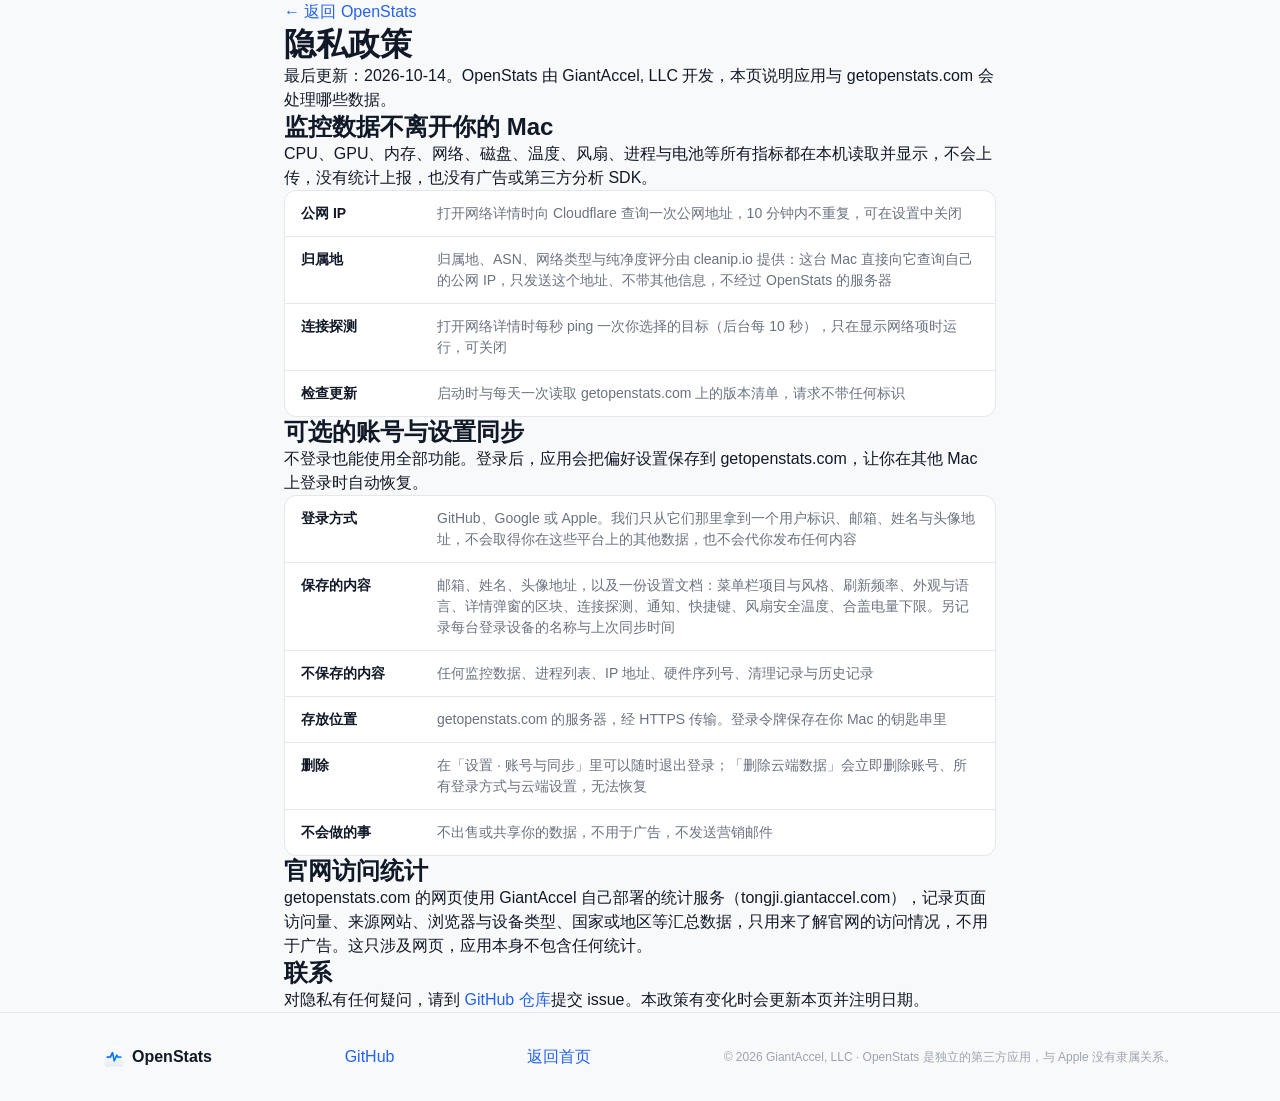
<file: web/privacy.html>
<!doctype html>
<html lang="zh-CN">
<head>
<meta charset="utf-8">
<meta name="viewport" content="width=device-width, initial-scale=1">
<title>隐私政策 — OpenStats</title>
<meta name="description" content="OpenStats 的隐私政策：监控数据不离开你的 Mac；可选的账号只用来同步偏好设置。">
<meta name="theme-color" content="#ffffff" media="(prefers-color-scheme: light)">
<meta name="theme-color" content="#0b0b0d" media="(prefers-color-scheme: dark)">
<link rel="canonical" href="https://getopenstats.com/privacy.html">
<link rel="icon" href="assets/favicon.ico" sizes="48x48">
<script>
  try {
    const saved = localStorage.getItem("os-theme");
    document.documentElement.dataset.theme = saved || (matchMedia("(prefers-color-scheme: dark)").matches ? "dark" : "light");
  } catch { document.documentElement.dataset.theme = "light"; }
</script>
<link rel="stylesheet" href="styles.css?v=d567532d">
<script defer src="https://tongji.giantaccel.com/script.js" data-website-id="00be903d-c2b8-4650-893c-2b2a2c970cc2"></script>
</head>
<body>

<main class="doc">
  <div class="shell narrow">
    <a class="doc__back" href="./">← 返回 OpenStats</a>
    <h1 class="doc__title">隐私政策</h1>
    <p class="doc__meta">最后更新：2026-10-14。OpenStats 由 GiantAccel, LLC 开发，本页说明应用与 getopenstats.com 会处理哪些数据。</p>

    <section class="doc__section">
      <h2>监控数据不离开你的 Mac</h2>
      <p>CPU、GPU、内存、网络、磁盘、温度、风扇、进程与电池等所有指标都在本机读取并显示，不会上传，没有统计上报，也没有广告或第三方分析 SDK。</p>
      <ul class="fact-list">
        <li><b>公网 IP</b><span>打开网络详情时向 Cloudflare 查询一次公网地址，10 分钟内不重复，可在设置中关闭</span></li>
        <li><b>归属地</b><span>归属地、ASN、网络类型与纯净度评分由 cleanip.io 提供：这台 Mac 直接向它查询自己的公网 IP，只发送这个地址、不带其他信息，不经过 OpenStats 的服务器</span></li>
        <li><b>连接探测</b><span>打开网络详情时每秒 ping 一次你选择的目标（后台每 10 秒），只在显示网络项时运行，可关闭</span></li>
        <li><b>检查更新</b><span>启动时与每天一次读取 getopenstats.com 上的版本清单，请求不带任何标识</span></li>
      </ul>
    </section>

    <section class="doc__section">
      <h2>可选的账号与设置同步</h2>
      <p>不登录也能使用全部功能。登录后，应用会把偏好设置保存到 getopenstats.com，让你在其他 Mac 上登录时自动恢复。</p>
      <ul class="fact-list">
        <li><b>登录方式</b><span>GitHub、Google 或 Apple。我们只从它们那里拿到一个用户标识、邮箱、姓名与头像地址，不会取得你在这些平台上的其他数据，也不会代你发布任何内容</span></li>
        <li><b>保存的内容</b><span>邮箱、姓名、头像地址，以及一份设置文档：菜单栏项目与风格、刷新频率、外观与语言、详情弹窗的区块、连接探测、通知、快捷键、风扇安全温度、合盖电量下限。另记录每台登录设备的名称与上次同步时间</span></li>
        <li><b>不保存的内容</b><span>任何监控数据、进程列表、IP 地址、硬件序列号、清理记录与历史记录</span></li>
        <li><b>存放位置</b><span>getopenstats.com 的服务器，经 HTTPS 传输。登录令牌保存在你 Mac 的钥匙串里</span></li>
        <li><b>删除</b><span>在「设置 · 账号与同步」里可以随时退出登录；「删除云端数据」会立即删除账号、所有登录方式与云端设置，无法恢复</span></li>
        <li><b>不会做的事</b><span>不出售或共享你的数据，不用于广告，不发送营销邮件</span></li>
      </ul>
    </section>

    <section class="doc__section">
      <h2>官网访问统计</h2>
      <p>getopenstats.com 的网页使用 GiantAccel 自己部署的统计服务（tongji.giantaccel.com），记录页面访问量、来源网站、浏览器与设备类型、国家或地区等汇总数据，只用来了解官网的访问情况，不用于广告。这只涉及网页，应用本身不包含任何统计。</p>
    </section>

    <section class="doc__section">
      <h2>联系</h2>
      <p>对隐私有任何疑问，请到 <a href="https://github.com/gentpan/OpenStats/issues">GitHub 仓库</a>提交 issue。本政策有变化时会更新本页并注明日期。</p>
    </section>
  </div>
</main>

<footer class="footer">
  <div class="shell footer__inner">
    <span class="footer__brand"><img src="assets/icon.png?v=d567532d" alt="" width="20" height="20">OpenStats</span>
    <a class="footer__link" href="https://github.com/gentpan/OpenStats">GitHub</a>
    <a class="footer__link" href="./">返回首页</a>
    <span class="footer__fine">© 2026 GiantAccel, LLC · OpenStats 是独立的第三方应用，与 Apple 没有隶属关系。</span>
  </div>
</footer>

</body>
</html>
</file>
<file: web/styles.css>
/* OpenStats 官网 · 页面基础与介绍区
   所有颜色、字号、间距、圆角与阴影都从下面的 token 取值。 */

:root {
  color-scheme: light dark;

  /* 品牌与语义色 */
  --color-primary: #2563eb;
  --color-primary-hover: #1d4ed8;
  --color-secondary: #0d9488;
  --color-success: #16a34a;
  --color-warning: #d97706;
  --color-error: #dc2626;

  /* 中性色 */
  --color-neutral-50: #f8f9fa;
  --color-neutral-100: #f3f4f6;
  --color-neutral-200: #e5e7eb;
  --color-neutral-300: #d1d5db;
  --color-neutral-400: #9ca3af;
  --color-neutral-500: #6b7280;
  --color-neutral-700: #374151;
  --color-neutral-800: #1f2937;
  --color-neutral-900: #111827;

  --color-bg: #f8f9fa;
  --color-bg-alt: #ffffff;
  --color-surface: #ffffff;
  --color-border: #e5e7eb;
  --color-text: #111827;
  --color-text-secondary: #6b7280;
  --color-text-tertiary: #9ca3af;
  --color-on-primary: #ffffff;

  /* 字号 */
  --text-xs: 12px;
  --text-sm: 14px;
  --text-base: 16px;
  --text-lg: 20px;
  --text-xl: 24px;
  --text-2xl: 32px;

  /* 间距（4px 栅格） */
  --space-1: 4px;
  --space-2: 8px;
  --space-3: 12px;
  --space-4: 16px;
  --space-6: 24px;
  --space-8: 32px;
  --space-12: 48px;
  --space-16: 64px;

  /* 圆角：控件 < 卡片 < 窗口 */
  --radius-sm: 4px;
  --radius-md: 8px;
  --radius-lg: 12px;
  --radius-xl: 16px;

  /* 阴影（全站只用两级） */
  --shadow-1: 0 1px 3px rgba(0, 0, 0, 0.08);
  --shadow-2: 0 4px 12px rgba(0, 0, 0, 0.1);

  --shell: 1120px;
  --narrow: 760px;
  --font: -apple-system, BlinkMacSystemFont, "SF Pro Text", "PingFang SC", "Helvetica Neue", Arial, sans-serif;
  --font-mono: "SF Mono", ui-monospace, Menlo, monospace;
}

:root[data-theme="dark"] {
  --color-primary: #3b82f6;
  --color-primary-hover: #2563eb;
  --color-secondary: #2dd4bf;
  --color-success: #22c55e;
  --color-warning: #f59e0b;
  --color-error: #f87171;
  --color-bg: #111315;
  --color-bg-alt: #16181c;
  --color-surface: #1d1f23;
  --color-border: #2c2f35;
  --color-text: #f3f4f6;
  --color-text-secondary: #9ca3af;
  --color-text-tertiary: #6b7280;
  --shadow-1: 0 1px 3px rgba(0, 0, 0, 0.3);
  --shadow-2: 0 4px 12px rgba(0, 0, 0, 0.4);
}

*, *::before, *::after { box-sizing: border-box; }

html { scroll-behavior: smooth; }

body {
  margin: 0;
  font-family: var(--font);
  font-size: var(--text-base);
  font-weight: 400;
  line-height: 1.5;
  color: var(--color-text);
  background: var(--color-bg);
  -webkit-font-smoothing: antialiased;
}

img { max-width: 100%; display: block; }

a { color: var(--color-primary); text-decoration: none; }
a:hover { color: var(--color-primary-hover); }

h1, h2, h3 { font-weight: 600; line-height: 1.25; margin: 0; }

p { margin: 0; }

:focus-visible { outline: 2px solid var(--color-primary); outline-offset: 2px; }

@media (prefers-reduced-motion: reduce) {
  html { scroll-behavior: auto; }
  *, *::before, *::after { transition-duration: 0.01ms !important; animation-duration: 0.01ms !important; }
}

/* ── 按钮 ─────────────────────────────────────────────── */

.btn {
  display: inline-flex;
  align-items: center;
  justify-content: center;
  gap: var(--space-2);
  height: 40px;
  padding: 0 var(--space-4);
  border-radius: var(--radius-md);
  font-size: var(--text-sm);
  font-weight: 600;
  border: 1px solid transparent;
  transition: background-color 0.15s ease, border-color 0.15s ease;
}

.btn--primary { background: var(--color-primary); color: var(--color-on-primary); }
.btn--primary:hover { background: var(--color-primary-hover); color: var(--color-on-primary); }

.btn--secondary { background: var(--color-surface); color: var(--color-text); border-color: var(--color-border); }
.btn--secondary:hover { background: var(--color-neutral-100); color: var(--color-text); }
:root[data-theme="dark"] .btn--secondary:hover { background: #25282d; }

/* ── 介绍区 ───────────────────────────────────────────── */

.shell { max-width: var(--shell); margin: 0 auto; padding: 0 var(--space-6); }
.narrow { max-width: var(--narrow); }

.band { padding: var(--space-16) 0; }
.band--alt { background: var(--color-bg-alt); border-top: 1px solid var(--color-border); border-bottom: 1px solid var(--color-border); }

.section-head { margin-bottom: var(--space-8); }
.section-head h2 { font-size: var(--text-2xl); }
.section-head p { margin-top: var(--space-2); color: var(--color-text-secondary); font-size: var(--text-base); }

.feature-grid {
  list-style: none;
  margin: 0;
  padding: 0;
  display: grid;
  grid-template-columns: repeat(3, minmax(0, 1fr));
  gap: var(--space-4);
}

.feature {
  padding: var(--space-6);
  background: var(--color-surface);
  border: 1px solid var(--color-border);
  border-radius: var(--radius-lg);
}
.feature h3 { font-size: var(--text-base); }
.feature p { margin-top: var(--space-2); font-size: var(--text-sm); color: var(--color-text-secondary); }

/* 风格选择 */
.style-picker { display: flex; flex-wrap: wrap; gap: var(--space-2); margin-bottom: var(--space-6); }

.style-chip {
  height: 36px;
  padding: 0 var(--space-4);
  border-radius: var(--radius-md);
  border: 1px solid var(--color-border);
  background: var(--color-surface);
  color: var(--color-text);
  font: inherit;
  font-size: var(--text-sm);
  cursor: pointer;
}
.style-chip:hover { border-color: var(--color-neutral-400); }
.style-chip[aria-checked="true"] { border-color: var(--color-primary); color: var(--color-primary); font-weight: 600; }

.style-preview { display: grid; grid-template-columns: 1fr 1fr; gap: var(--space-4); }
.style-preview__bar {
  height: 64px;
  display: flex;
  align-items: center;
  justify-content: center;
  border-radius: var(--radius-lg);
}
.style-preview__bar--light { background: var(--color-neutral-200); color: #000; }
.style-preview__bar--dark { background: var(--color-neutral-800); color: #fff; }
.style-preview__caption { grid-column: 1 / -1; font-size: var(--text-sm); color: var(--color-text-secondary); }

/* 截图 */
.shots { display: grid; grid-template-columns: 1fr 1fr; gap: var(--space-6); align-items: start; }
.shot { margin: 0; }
.shot img { border-radius: var(--radius-lg); box-shadow: var(--shadow-2); }
.shot--popover { max-width: 320px; justify-self: center; }
.shot--popover img { border-radius: var(--radius-xl); }
.shot--dark { display: none; }
:root[data-theme="dark"] .shot--light { display: none; }
:root[data-theme="dark"] .shot--dark { display: block; }
.shot figcaption { margin-top: var(--space-3); text-align: center; font-size: var(--text-sm); color: var(--color-text-secondary); }

.split { display: grid; grid-template-columns: 1fr 1fr; gap: var(--space-12); align-items: center; }
.split--reverse .split__text { order: 2; }
.split__text h2 { font-size: var(--text-2xl); margin-bottom: var(--space-6); }
.split__text p { margin-top: var(--space-4); color: var(--color-text-secondary); }
.split__text .note { font-size: var(--text-sm); color: var(--color-text-tertiary); }

.mode-table { width: 100%; border-collapse: collapse; font-size: var(--text-sm); }
.mode-table th, .mode-table td { text-align: left; padding: var(--space-2) var(--space-3); border-bottom: 1px solid var(--color-border); }
.mode-table th { color: var(--color-text-secondary); font-weight: 600; }

.check-list { list-style: none; margin: 0; padding: 0; display: grid; gap: var(--space-2); }
.check-list li { position: relative; padding-left: var(--space-6); }
.check-list li::before { content: "✓"; position: absolute; left: 0; color: var(--color-success); font-weight: 600; }

.fact-list { list-style: none; margin: 0; padding: 0; border: 1px solid var(--color-border); border-radius: var(--radius-lg); background: var(--color-surface); }
.fact-list li { display: grid; grid-template-columns: 120px 1fr; gap: var(--space-4); padding: var(--space-3) var(--space-4); border-top: 1px solid var(--color-border); font-size: var(--text-sm); }
.fact-list li:first-child { border-top: 0; }
.fact-list b { font-weight: 600; }
.fact-list span { color: var(--color-text-secondary); }

.download { text-align: center; display: flex; flex-direction: column; align-items: center; gap: var(--space-4); }
.download h2 { font-size: var(--text-2xl); }
.download p { color: var(--color-text-secondary); }
.download__options { list-style: none; margin: 0; padding: 0; width: 100%; display: grid; grid-template-columns: repeat(2, minmax(0, 1fr)); gap: var(--space-4); }
.download__option { padding: var(--space-6); background: var(--color-surface); border: 1px solid var(--color-border); border-radius: var(--radius-lg); display: flex; flex-direction: column; align-items: center; gap: var(--space-2); }
.download__option h3 { font-size: var(--text-lg); }
.download__option p { font-size: var(--text-sm); flex: 1; }
.download__option .btn { margin-top: var(--space-2); }
.download__hint { font-size: var(--text-sm); }
.download__brew { font-size: var(--text-sm); }
.download__brew code, .faq code { font-family: var(--font-mono); font-size: var(--text-xs); padding: var(--space-1) var(--space-2); border-radius: var(--radius-sm); background: var(--color-neutral-100); color: var(--color-text); }
:root[data-theme="dark"] .download__brew code, :root[data-theme="dark"] .faq code { background: #25282d; }

/* 更新日志（由 Scripts/sync_changelog.py 生成） */
.log { display: grid; gap: var(--space-4); }
.log__day { padding: var(--space-6); background: var(--color-surface); border: 1px solid var(--color-border); border-radius: var(--radius-lg); }
.log__head { display: flex; align-items: center; gap: var(--space-3); }
.log__head time { font-weight: 600; }
.log__tag { font-size: var(--text-xs); padding: 0 var(--space-2); border-radius: var(--radius-sm); background: var(--color-neutral-100); color: var(--color-text-secondary); }
:root[data-theme="dark"] .log__tag { background: #25282d; }
.log__counts { margin-top: var(--space-1); font-size: var(--text-xs); color: var(--color-text-tertiary); }
.log__list { margin: var(--space-3) 0 0; padding-left: var(--space-4); font-size: var(--text-sm); color: var(--color-text-secondary); display: grid; gap: var(--space-2); }
.log__kind { display: inline-block; margin-right: var(--space-2); font-size: var(--text-xs); font-weight: 600; color: var(--color-primary); }
.log__list code { font-family: var(--font-mono); font-size: var(--text-xs); }
.log__sub { margin-top: var(--space-1); padding-left: var(--space-4); display: grid; gap: var(--space-1); list-style: circle; }
.log__rest { margin-top: var(--space-3); }
.log__rest > summary, .log__older > summary { cursor: pointer; font-size: var(--text-sm); color: var(--color-primary); }
.log__rest[open] > summary { margin-bottom: var(--space-1); }
.log__older { display: grid; gap: var(--space-4); }
.log__older[open] > summary { margin-bottom: var(--space-2); }

.faq { border-bottom: 1px solid var(--color-border); padding: var(--space-4) 0; }
.faq summary { cursor: pointer; font-weight: 600; list-style: none; }
.faq summary::-webkit-details-marker { display: none; }
.faq summary::after { content: "+"; float: right; color: var(--color-text-tertiary); }
.faq[open] summary::after { content: "−"; }
.faq p { margin-top: var(--space-3); color: var(--color-text-secondary); font-size: var(--text-sm); }

.footer { padding: var(--space-8) 0; border-top: 1px solid var(--color-border); }
.footer__inner { display: flex; flex-wrap: wrap; align-items: center; justify-content: space-between; gap: var(--space-3); }
.footer__brand { display: inline-flex; align-items: center; gap: var(--space-2); font-weight: 600; }
.footer__fine { font-size: var(--text-xs); color: var(--color-text-tertiary); }

@media (max-width: 900px) {
  .feature-grid { grid-template-columns: 1fr 1fr; }
  /* 两列时卡片数为奇数，最后一张占满整行，不留半格空位 */
  .feature:last-child:nth-child(odd) { grid-column: 1 / -1; }
  .split, .shots { grid-template-columns: 1fr; }
  .split--reverse .split__text { order: 0; }
}

@media (max-width: 600px) {
  .band { padding: var(--space-12) 0; }
  .feature-grid, .style-preview, .download__options { grid-template-columns: 1fr; }
  .section-head h2, .split__text h2, .download h2 { font-size: var(--text-xl); }
  .fact-list li { grid-template-columns: 1fr; gap: var(--space-1); }
}
</file>
<file: web/replica.css>
/* OpenStats 官网 · 首屏的 Mac 桌面与应用界面还原
   面板配色、圆角、间距与应用内 DS token 一致。
   菜单栏里的读数刻意使用 7–11px 字号：这是在还原原生菜单栏的真实尺寸，属于有意的例外。 */

:root {
  --mb-height: 28px;
  --mb-text: 14px;
  --mbs-label: 7px;
  --mbs-value: 10px;
  --mbs-inline: 11px;
  --mbs-network: 9px;
  --wall-sky: #d6e4fb;
  --wall-1: #b5cdf5;
  --wall-2: #8fb3ee;
  --wall-3: #6696e3;
  --wall-4: #3f76d6;
  --menubar-bg: rgba(248, 249, 250, 0.72);
  --menubar-fg: #111827;
  --drop-bg: #ffffff;
  --drop-border: rgba(0, 0, 0, 0.1);
  --window-bg: #ffffff;
  --window-bar: #f3f4f6;
  --dock-bg: rgba(255, 255, 255, 0.55);
  --dock-border: rgba(255, 255, 255, 0.7);

  /* 应用界面：白底蓝色；卡片为浅灰实色，不加边框 */
  --p-bg: #ffffff;
  --p-surface: #f3f4f6;
  --p-elevated: #ffffff;
  --p-hover: rgba(0, 0, 0, 0.05);
  --p-border: rgba(0, 0, 0, 0.08);
  --p-track: rgba(0, 0, 0, 0.06);
  --p-text: #111827;
  --p-text-2: #6b7280;
  --p-text-3: #9ca3af;
  --p-primary: #2563eb;
  --p-secondary: #0d9488;
  --p-success: #16a34a;
  --p-warning: #d97706;
  --p-error: #dc2626;
  --p-up: #16a34a;
  --p-down: #2563eb;
}

:root[data-theme="dark"] {
  --wall-sky: #0d1526;
  --wall-1: #13213f;
  --wall-2: #182c55;
  --wall-3: #1e386c;
  --wall-4: #264587;
  --menubar-bg: rgba(17, 19, 21, 0.62);
  --menubar-fg: #f3f4f6;
  --drop-bg: #25282d;
  --drop-border: rgba(255, 255, 255, 0.1);
  --window-bg: #1d1f23;
  --window-bar: #25282d;
  --dock-bg: rgba(29, 31, 35, 0.6);
  --dock-border: rgba(255, 255, 255, 0.12);

  --p-bg: #0b0b0d;
  --p-surface: #17181b;
  --p-elevated: #26282d;
  --p-hover: rgba(255, 255, 255, 0.07);
  --p-border: rgba(255, 255, 255, 0.09);
  --p-track: rgba(255, 255, 255, 0.1);
  --p-text: #f3f4f6;
  --p-text-2: #9ca3af;
  --p-text-3: #6b7280;
  --p-primary: #3b82f6;
  --p-secondary: #2dd4bf;
  --p-success: #22c55e;
  --p-warning: #f59e0b;
  --p-error: #f87171;
  --p-up: #22c55e;
  --p-down: #3b82f6;
}

/* ── 桌面 ─────────────────────────────────────────────── */

.desktop {
  position: relative;
  min-height: max(100vh, 760px);
  overflow: hidden;
  isolation: isolate;
}

/* 壁纸：纯色层叠山丘，不使用渐变与位图 */
.desktop__wall {
  position: absolute;
  inset: 0;
  z-index: -1;
  background: var(--wall-sky);
}
.desktop__wall::before,
.desktop__wall::after {
  content: "";
  position: absolute;
  left: -10%;
  right: -10%;
  border-radius: 50% 50% 0 0;
}
.desktop__wall::before { bottom: -35%; height: 80%; background: var(--wall-2); box-shadow: -420px -60px 0 40px var(--wall-1); }
.desktop__wall::after { bottom: -55%; height: 75%; background: var(--wall-4); box-shadow: 380px -90px 0 0 var(--wall-3); }

/* ── 菜单栏 ───────────────────────────────────────────── */

.menubar {
  position: relative;
  z-index: 20;
  display: flex;
  align-items: center;
  gap: var(--space-1);
  height: var(--mb-height);
  padding: 0 var(--space-3);
  background: var(--menubar-bg);
  color: var(--menubar-fg);
  font-size: var(--mb-text);
}

.menubar__apple { width: 14px; height: 17px; margin: 0 var(--space-3) 0 var(--space-1); }

.mb-menu { position: relative; }

.mb-title {
  display: inline-flex;
  align-items: center;
  height: 22px;
  padding: 0 var(--space-2);
  border-radius: var(--radius-sm);
  color: inherit;
}
.mb-title:hover, .mb-menu.is-open .mb-title { color: inherit; background: rgba(127, 127, 127, 0.22); }
.mb-title--app { font-weight: 600; }

.mb-drop {
  position: absolute;
  top: calc(100% + var(--space-1));
  left: 0;
  min-width: 220px;
  padding: var(--space-1);
  background: var(--drop-bg);
  border: 1px solid var(--drop-border);
  border-radius: var(--radius-md);
  box-shadow: var(--shadow-2);
  display: none;
}
.mb-menu.is-open .mb-drop { display: block; }
.mb-drop a {
  display: flex;
  justify-content: space-between;
  padding: var(--space-1) var(--space-3);
  border-radius: var(--radius-sm);
  color: var(--menubar-fg);
  font-size: var(--text-sm);
}
.mb-drop a:hover { background: var(--color-primary); color: #fff; }
.mb-drop hr { border: 0; border-top: 1px solid var(--drop-border); margin: var(--space-1) var(--space-2); }

.menubar__right { margin-left: auto; display: flex; align-items: center; gap: var(--space-3); }
.menubar__clock { font-variant-numeric: tabular-nums; }

.mb-icon {
  display: inline-flex;
  align-items: center;
  justify-content: center;
  width: 24px;
  height: 22px;
  border: 0;
  border-radius: var(--radius-sm);
  background: transparent;
  color: inherit;
  cursor: pointer;
}
.mb-icon:hover { background: rgba(127, 127, 127, 0.22); }
.mb-icon__sun { display: none; }
:root[data-theme="dark"] .mb-icon__moon { display: none; }
:root[data-theme="dark"] .mb-icon__sun { display: block; }

/* OpenStats 菜单栏读数 */
.mb-stats {
  display: inline-flex;
  align-items: center;
  gap: var(--space-3);
  height: 24px;
  padding: 0 var(--space-2);
  border: 0;
  border-radius: var(--radius-sm);
  background: transparent;
  color: inherit;
  font: inherit;
  cursor: pointer;
}
.mb-stats:hover, .mb-stats[aria-expanded="true"] { background: rgba(127, 127, 127, 0.22); }
.mb-items { display: flex; align-items: center; gap: var(--space-1); }

.mbs { display: inline-flex; align-items: center; gap: var(--space-1); line-height: 1; }
.mbs__stack { display: inline-flex; flex-direction: column; align-items: flex-end; gap: 1px; }
.mbs__label { font-size: var(--mbs-label); font-weight: 500; opacity: 0.65; letter-spacing: 0.02em; }
.mbs__value { font-size: var(--mbs-value); font-weight: 500; font-variant-numeric: tabular-nums; min-width: 3.1ch; text-align: right; }
.mbs__inline-label { font-size: var(--mbs-value); opacity: 0.65; }
.mbs__inline-value { font-size: var(--mbs-inline); font-weight: 500; font-variant-numeric: tabular-nums; min-width: 3.1ch; text-align: right; }
.mbs__net { display: inline-flex; flex-direction: column; gap: 1px; font-size: var(--mbs-network); font-variant-numeric: tabular-nums; }
.mbs__net span { display: inline-flex; align-items: center; justify-content: space-between; gap: var(--space-1); min-width: 7.4ch; }
.mbs__net i { width: 5px; height: 5px; border-radius: 50%; }
.mbs__net .up { background: var(--p-up); }
.mbs__net .down { background: var(--p-down); }
.mbs svg { display: block; }

/* ── 刘海岛 ───────────────────────────────────────────── */

.island {
  position: absolute;
  z-index: 25;
  top: 0;
  left: 50%;
  transform: translateX(-50%);
  width: 200px;
  height: 32px;
  padding: 0 var(--space-4);
  border: 0;
  border-radius: 0 0 var(--radius-lg) var(--radius-lg);
  background: #000;
  color: #f3f4f6;
  font: inherit;
  cursor: pointer;
  overflow: hidden;
  transition: width 0.28s ease, height 0.28s ease, border-radius 0.28s ease;
}
.island__compact { display: flex; align-items: center; justify-content: space-between; height: 32px; font-size: var(--text-xs); }
.island__dot { width: 6px; height: 6px; border-radius: 50%; background: #22c55e; }
.island__mini { font-variant-numeric: tabular-nums; }
.island__expanded { display: none; }

.island.is-open { width: 380px; height: 176px; border-radius: 0 0 22px 22px; cursor: default; }
.island.is-open .island__compact { display: none; }
.island.is-open .island__expanded { display: flex; flex-direction: column; gap: var(--space-3); padding: var(--space-3) 0; text-align: left; }
.island__row { display: flex; align-items: center; justify-content: space-between; }
.island__brand { display: inline-flex; align-items: center; gap: var(--space-2); font-size: var(--text-sm); font-weight: 600; }
.island__brand img { border-radius: var(--radius-sm); }
.island__health { font-size: var(--text-xs); color: #22c55e; }
.island__grid { display: grid; grid-template-columns: repeat(4, 1fr); gap: var(--space-3); }
.island__tile { display: flex; flex-direction: column; gap: var(--space-1); }
.island__label { font-size: var(--text-xs); color: #9ca3af; }
.island__value { font-size: var(--text-lg); font-weight: 600; font-variant-numeric: tabular-nums; }
.island__bar { height: 4px; border-radius: 2px; background: rgba(255, 255, 255, 0.14); overflow: hidden; }
.island__bar i { display: block; height: 100%; width: 0; background: #3b82f6; transition: width 0.6s ease; }
.island__foot { display: flex; justify-content: space-between; font-size: var(--text-xs); color: #9ca3af; font-variant-numeric: tabular-nums; }
.island__foot b { color: #f3f4f6; font-weight: 500; }
.dot { display: inline-block; width: 6px; height: 6px; border-radius: 50%; margin-right: var(--space-1); }
.dot--up { background: #22c55e; }
.dot--down { background: #3b82f6; }

/* ── 桌面图标 ─────────────────────────────────────────── */

.desk-icons {
  position: absolute;
  z-index: 5;
  top: calc(var(--mb-height) + var(--space-6));
  left: var(--space-6);
  display: grid;
  gap: var(--space-4);
}
.desk-icon { display: flex; flex-direction: column; align-items: center; gap: var(--space-1); width: 88px; padding: var(--space-2); border-radius: var(--radius-md); color: #fff; }
.desk-icon:hover { color: #fff; background: rgba(0, 0, 0, 0.16); }
.desk-icon__name { font-size: var(--text-xs); font-weight: 500; text-align: center; padding: 0 var(--space-1); border-radius: var(--radius-sm); background: rgba(0, 0, 0, 0.32); }
.desk-icon__art { width: 48px; height: 56px; display: flex; align-items: center; justify-content: center; }
.desk-icon__art--dmg img { border-radius: var(--radius-md); box-shadow: var(--shadow-1); }
.desk-icon__art--doc { background: #fff; border-radius: var(--radius-sm); box-shadow: var(--shadow-1); color: #2563eb; font-size: var(--text-xs); font-weight: 700; }
.desk-icon__art--folder { width: 56px; height: 44px; margin-top: var(--space-2); background: #60a5fa; border-radius: var(--radius-sm) var(--radius-md) var(--radius-md) var(--radius-md); position: relative; box-shadow: var(--shadow-1); }
.desk-icon__art--folder::before { content: ""; position: absolute; top: -6px; left: 0; width: 22px; height: 8px; background: #60a5fa; border-radius: var(--radius-sm) var(--radius-sm) 0 0; }

/* ── 欢迎窗口 ─────────────────────────────────────────── */

.window {
  position: absolute;
  z-index: 10;
  background: var(--window-bg);
  border: 1px solid var(--color-border);
  border-radius: var(--radius-lg);
  box-shadow: var(--shadow-2);
  overflow: hidden;
}
.window__bar { position: relative; display: flex; align-items: center; justify-content: center; height: 36px; background: var(--window-bar); border-bottom: 1px solid var(--color-border); }
.window__lights { position: absolute; left: var(--space-3); display: flex; gap: var(--space-2); }
.window__lights i { width: 12px; height: 12px; border-radius: 50%; background: #ff5f57; }
.window__lights i:nth-child(2) { background: #febc2e; }
.window__lights i:nth-child(3) { background: #28c840; }
.window__title { font-size: var(--text-xs); font-weight: 600; color: var(--color-text-secondary); }

.hero { top: 18%; left: 50%; transform: translateX(-72%); width: min(520px, calc(100vw - 2 * var(--space-6))); }
.hero__body { display: flex; flex-direction: column; align-items: flex-start; gap: var(--space-4); padding: var(--space-8); }
.hero__icon { border-radius: var(--radius-lg); }
.hero__title { font-size: var(--text-2xl); }
.hero__lead { color: var(--color-text-secondary); }
.hero__actions { display: flex; flex-wrap: wrap; gap: var(--space-3); }
.hero__meta { font-size: var(--text-xs); color: var(--color-text-tertiary); }
.hero__hint { font-size: var(--text-xs); color: var(--color-primary); }
.hero__link { margin-top: calc(-1 * var(--space-3)); padding: 0; border: 0; background: none; color: var(--color-text-secondary); font: inherit; font-size: var(--text-xs); text-decoration: underline; text-underline-offset: 2px; cursor: pointer; }
.hero__link:hover { color: var(--color-primary); }

/* ── 程序坞 ───────────────────────────────────────────── */

.dock {
  position: absolute;
  z-index: 15;
  left: 50%;
  bottom: var(--space-3);
  transform: translateX(-50%);
  display: flex;
  align-items: flex-end;
  gap: var(--space-2);
  padding: var(--space-2);
  background: var(--dock-bg);
  border: 1px solid var(--dock-border);
  border-radius: var(--radius-xl);
}
.dock__item {
  position: relative;
  display: block;
  width: 52px;
  height: 52px;
  padding: 0;
  border: 0;
  background: transparent;
  cursor: pointer;
  transition: transform 0.18s ease;
  transform-origin: bottom center;
}
.dock__item:hover { transform: scale(1.22) translateY(-4px); }
.dock__item.dock__item--running::after { content: ""; position: absolute; bottom: -6px; left: 50%; width: 4px; height: 4px; margin-left: -2px; border-radius: 50%; background: var(--menubar-fg); opacity: 0.7; }
.dock__art { display: block; width: 52px; height: 52px; border-radius: var(--radius-lg); }
img.dock__art { border-radius: var(--radius-lg); }
.dock__art--finder { background: #3b82f6; position: relative; }
.dock__art--finder::before { content: ""; position: absolute; inset: 0 50% 0 0; background: #93c5fd; border-radius: var(--radius-lg) 0 0 var(--radius-lg); }
.dock__art--fan { background: #0d9488; position: relative; }
.dock__art--fan::before { content: ""; position: absolute; inset: 14px; border: 4px solid #fff; border-radius: 50%; border-left-color: transparent; }
.dock__art--clean { background: #16a34a; position: relative; }
.dock__art--clean::before { content: ""; position: absolute; left: 18px; right: 18px; top: 14px; bottom: 12px; background: #fff; border-radius: 2px 2px var(--radius-sm) var(--radius-sm); }
.dock__art--terminal { background: #1f2937; position: relative; }
.dock__art--terminal::before { content: ">_"; position: absolute; left: 10px; top: 12px; color: #22c55e; font: 600 var(--text-base) var(--font-mono); }
.dock__art--download { background: #e5e7eb; position: relative; }
.dock__art--download::before { content: "↓"; position: absolute; inset: 0; display: flex; align-items: center; justify-content: center; color: #2563eb; font-size: var(--text-xl); font-weight: 700; }
.dock__divider { width: 1px; height: 44px; margin: 0 var(--space-1) var(--space-1); background: var(--dock-border); }

.scroll-cue { position: absolute; right: var(--space-6); bottom: var(--space-6); z-index: 15; font-size: var(--text-xs); color: #fff; padding: var(--space-1) var(--space-3); border-radius: var(--radius-md); background: rgba(0, 0, 0, 0.32); }
.scroll-cue:hover { color: #fff; background: rgba(0, 0, 0, 0.48); }

/* ── 菜单栏详情弹窗与主窗口（对应应用内的 PopoverRootView / MainWindowView） ── */

.os-popover,
.os-window {
  position: absolute;
  z-index: 30;
  color: var(--p-text);
  background: var(--p-bg);
  border: 1px solid var(--p-border);
  box-shadow: var(--shadow-2);
  font-size: var(--text-sm);
}
.os-popover[hidden], .os-window[hidden] { display: none; }

.os-popover {
  top: calc(var(--mb-height) + var(--space-1));
  width: 320px;
  max-height: calc(100vh - var(--mb-height) - var(--space-4));
  display: flex;
  flex-direction: column;
  border-radius: var(--radius-xl);
  overflow: hidden;
}
.op-pophead { display: flex; align-items: center; gap: var(--space-2); padding: var(--space-2) var(--space-3); color: var(--p-text-2); }
.op-pophead b { color: var(--p-text); font-size: var(--text-base); font-weight: 600; margin-right: auto; }
.op-popbody { min-height: 0; padding: 0 var(--space-3) var(--space-3); display: grid; gap: var(--space-3); align-content: start; overflow-y: auto; overscroll-behavior: contain; }

.os-window {
  z-index: 28;
  top: calc(var(--mb-height) + var(--space-8));
  left: 50%;
  transform: translateX(-50%);
  width: min(960px, calc(100vw - var(--space-12)));
  height: min(640px, calc(100vh - var(--mb-height) - 140px));
  display: flex;
  border-radius: var(--radius-lg);
  overflow: hidden;
  resize: both;
  min-width: 640px;
  min-height: 420px;
}

/* 侧边栏与页面在同一张底色上，不分栏着色，也没有分隔线 */
.ow-sidebar { flex: 0 0 192px; display: flex; flex-direction: column; padding: 0 var(--space-3) var(--space-3); }
.ow-lights { height: 40px; display: flex; align-items: center; gap: var(--space-2); padding-left: var(--space-1); cursor: grab; }
.ow-lights i, .ow-lights button { width: 12px; height: 12px; padding: 0; border: 0; border-radius: 50%; background: #febc2e; }
.ow-lights button { background: #ff5f57; cursor: pointer; }
.ow-lights i:last-child { background: #28c840; }
.ow-navlist { display: grid; gap: var(--space-1); align-content: start; margin-top: var(--space-2); }
.ow-group { padding: var(--space-2) var(--space-2) 0; font-size: var(--text-xs); font-weight: 500; color: var(--p-text-3); }
.ow-nav { display: flex; align-items: center; gap: var(--space-2); height: 32px; padding: 0 var(--space-2); border: 0; border-radius: var(--radius-md); background: transparent; color: var(--p-text); font: inherit; font-size: var(--text-sm); text-align: left; cursor: pointer; }
.ow-nav:hover { background: var(--p-hover); }
.ow-nav[aria-current="page"] { background: var(--p-primary); color: #fff; font-weight: 600; }
.ow-tools { margin-top: auto; display: flex; gap: var(--space-1); }
.ow-tools .op-icon:last-child { margin-left: auto; }

.ow-main { flex: 1; min-width: 0; display: flex; flex-direction: column; }
.ow-header { flex: none; height: 40px; display: flex; align-items: center; gap: var(--space-3); padding: 0 var(--space-4); cursor: grab; }
.ow-header h2 { margin-right: auto; font-size: var(--text-base); }
.ow-toggle-label { font-size: var(--text-xs); color: var(--p-text-2); }
.ow-content { flex: 1; min-height: 0; overflow-y: auto; padding: 0 var(--space-4) var(--space-4) var(--space-3); display: grid; gap: var(--space-3); align-content: start; }

/* ── 卡片与控件 ── */

.op-row { display: grid; gap: var(--space-3); align-items: stretch; }
.op-row--3 { grid-template-columns: repeat(3, minmax(0, 1fr)); }
.op-row--2-1 { grid-template-columns: minmax(0, 2fr) minmax(0, 1fr); }
.op-row--2 { grid-template-columns: repeat(2, minmax(0, 1fr)); align-items: start; }

.op-card { padding: var(--space-3); background: var(--p-surface); border-radius: var(--radius-lg); display: flex; flex-direction: column; gap: var(--space-2); min-width: 0; }
.op-card__head { display: flex; align-items: center; gap: var(--space-1); min-height: 24px; font-size: var(--text-xs); font-weight: 600; color: var(--p-text-2); }
.op-card__head .op-chip, .op-card__note, .op-mini { margin-left: auto; }
.op-card__note { font-weight: 400; color: var(--p-text-3); }
.op-chip { display: inline-flex; align-items: center; gap: var(--space-1); font-size: var(--text-xs); font-weight: 500; padding: 0 var(--space-2); border-radius: var(--radius-sm); background: var(--p-track); color: var(--p-text-2); white-space: nowrap; font-variant-numeric: tabular-nums; }
.op-chip--primary { background: color-mix(in srgb, var(--p-primary) 14%, transparent); color: var(--p-primary); }
.op-chip--success { background: color-mix(in srgb, var(--p-success) 14%, transparent); color: var(--p-success); }
.op-chip--warning { background: color-mix(in srgb, var(--p-warning) 14%, transparent); color: var(--p-warning); }
.op-badge { display: inline-flex; align-items: center; gap: var(--space-1); padding: 0 var(--space-2); border-radius: var(--radius-sm); font-size: var(--text-xs); font-weight: 500; white-space: nowrap; }
.op-badge::before { content: ""; width: 6px; height: 6px; border-radius: 50%; background: currentColor; }
.op-badge--success { color: var(--p-success); background: color-mix(in srgb, var(--p-success) 12%, transparent); }
.op-value { font-size: var(--text-xl); font-weight: 600; font-variant-numeric: tabular-nums; line-height: 1.25; white-space: nowrap; }
.op-value small { font-size: var(--text-xs); font-weight: 500; color: var(--p-text-2); margin-left: 2px; }
.op-foot { font-size: var(--text-xs); color: var(--p-text-2); white-space: nowrap; overflow: hidden; text-overflow: ellipsis; font-variant-numeric: tabular-nums; }
.op-chart { height: 40px; width: 100%; display: block; }
.op-chart--tall { height: 72px; }
.ow-content .op-chart { height: 48px; }
.ow-content .op-card > .op-chart, .ow-content .op-mirror .op-chart { height: 96px; }

.op-icon { width: 32px; height: 32px; flex: none; display: flex; align-items: center; justify-content: center; border: 0; border-radius: var(--radius-md); background: transparent; color: var(--p-text-2); cursor: pointer; }
.op-icon:hover { background: var(--p-hover); color: var(--p-primary); }
.op-mini { width: 24px; height: 24px; display: flex; align-items: center; justify-content: center; border: 0; border-radius: var(--radius-sm); background: transparent; color: var(--p-text-2); cursor: pointer; }
.op-mini:hover { background: var(--p-hover); color: var(--p-text); }

.op-info { display: flex; align-items: baseline; justify-content: space-between; gap: var(--space-3); font-size: var(--text-xs); }
.op-info > span { color: var(--p-text-2); white-space: nowrap; display: inline-flex; align-items: center; gap: var(--space-2); }
.op-info > b { font-weight: 500; text-align: right; font-variant-numeric: tabular-nums; min-width: 0; overflow: hidden; text-overflow: ellipsis; }
.op-copy { max-width: 100%; padding: 0; border: 0; background: none; color: inherit; font: inherit; font-weight: 500; overflow: hidden; text-overflow: ellipsis; white-space: nowrap; cursor: pointer; }
.op-copy:hover { color: var(--p-primary); }
.op-copy.is-copied { color: var(--p-success); }
.op-flag { display: inline-flex; align-items: center; gap: var(--space-2); }
.op-flag img { border-radius: 2px; box-shadow: 0 0 0 1px var(--p-border); }
.op-swatch { width: 8px; height: 8px; border-radius: 2px; }

.op-hero { display: flex; align-items: center; gap: var(--space-3); position: relative; }
.op-hero__ring { position: absolute; left: 0; width: 56px; text-align: center; font-size: var(--text-sm); font-weight: 600; font-variant-numeric: tabular-nums; }
.op-hero__legend { display: flex; flex-direction: column; align-items: flex-start; gap: var(--space-1); margin-right: auto; }
.op-hero__legend .op-legend { margin-left: 0; }
.op-hero__legend .op-value { font-size: var(--text-lg); }
.op-rates { display: grid; grid-template-columns: 1fr 1fr; gap: var(--space-3); }
.op-rates > div + div { padding-left: var(--space-3); border-left: 1px solid var(--p-border); }
.op-rates .op-legend { margin-left: 0; }

.op-mirror { display: grid; gap: var(--space-1); font-size: var(--text-xs); color: var(--p-text-3); font-variant-numeric: tabular-nums; }
.op-probe { display: grid; grid-template-columns: repeat(20, minmax(0, 1fr)); gap: 2px; }
.op-probe--wide { grid-template-columns: repeat(40, minmax(0, 1fr)); }
.op-probe i { aspect-ratio: 1; border-radius: 2px; background: var(--p-track); }
.op-probe i.is-ok { background: var(--p-success); }
.op-probe i.is-slow { background: var(--p-warning); }
.op-probe i.is-fail { background: var(--p-error); }
.op-stats { display: grid; grid-template-columns: repeat(3, 1fr); }
.op-stats small { display: block; font-size: var(--text-xs); color: var(--p-text-3); }
.op-stats b { font-weight: 600; font-variant-numeric: tabular-nums; }

.op-chipgrid { display: grid; grid-template-columns: repeat(3, minmax(0, 1fr)); gap: var(--space-1); }
.op-chipbtn { height: 24px; padding: 0 var(--space-1); border: 1px solid var(--p-border); border-radius: var(--radius-sm); background: transparent; color: var(--p-text-2); font: inherit; font-size: var(--text-xs); font-weight: 500; white-space: nowrap; overflow: hidden; text-overflow: ellipsis; cursor: pointer; }
.op-chipbtn:hover { background: var(--p-hover); }
.op-chipbtn[aria-pressed="true"] { border-color: color-mix(in srgb, var(--p-primary) 40%, transparent); background: color-mix(in srgb, var(--p-primary) 12%, transparent); color: var(--p-primary); font-weight: 600; }
.op-field { display: flex; gap: var(--space-2); }
.op-field input { flex: 1; min-width: 0; height: 32px; padding: 0 var(--space-2); border: 1px solid var(--color-neutral-300); border-radius: var(--radius-md); background: var(--p-elevated); color: var(--p-text); font: inherit; font-size: var(--text-xs); }
:root[data-theme="dark"] .op-field input { border-color: #3f434a; }
.op-field input:focus { outline: none; border-color: var(--p-primary); }
.op-actions { display: flex; flex-wrap: wrap; gap: var(--space-2); }
.op-note { font-size: var(--text-xs); color: var(--p-success); }

.op-health { display: flex; align-items: center; gap: var(--space-3); padding: 0 var(--space-1); }
.op-health__score { font-size: var(--text-2xl); font-weight: 600; font-variant-numeric: tabular-nums; }
.op-health__text { font-size: var(--text-base); color: var(--p-text-2); font-weight: 500; }
.op-badges { display: flex; flex-wrap: wrap; gap: var(--space-2); padding: 0 var(--space-1); }

.op-track { height: 8px; border-radius: var(--radius-sm); background: var(--p-track); overflow: hidden; }
.op-track--thin { height: 4px; margin-top: calc(-1 * var(--space-1)); }
.op-track i { display: block; height: 100%; border-radius: var(--radius-sm); background: var(--p-primary); transition: width 0.5s ease; }
.op-stack { display: flex; gap: 1px; height: 12px; border-radius: var(--radius-sm); background: var(--p-track); overflow: hidden; }
.op-stack i { display: block; height: 100%; }
.op-cores { display: flex; gap: 2px; height: 64px; align-items: flex-end; }
.op-cores i { flex: 1; height: 100%; border-radius: 2px; background: var(--p-track); position: relative; overflow: hidden; }
.op-cores i b { position: absolute; left: 0; right: 0; bottom: 0; background: var(--p-primary); transition: height 0.5s ease; }
.op-cores .gap { flex: 0 0 var(--space-3); background: none; }
.op-core-labels { display: flex; font-size: var(--text-xs); color: var(--p-text-3); }
.op-core-labels span:first-child { flex: 6 6 0; }
.op-core-labels span:last-child { flex: 12 12 0; margin-left: var(--space-3); }

.op-legend { display: inline-flex; align-items: center; gap: var(--space-1); font-size: var(--text-xs); color: var(--p-text-2); margin-left: var(--space-2); white-space: nowrap; }
.op-legend i { width: 8px; height: 8px; border-radius: 50%; }
.op-legend b { color: var(--p-text); font-weight: 600; }
.op-battery { display: flex; align-items: center; justify-content: space-between; gap: var(--space-2); }

.op-procs { display: grid; gap: var(--space-2); }
.op-proc { display: grid; align-items: center; gap: var(--space-2); font-size: var(--text-xs); font-variant-numeric: tabular-nums; }
.op-proc--1 { grid-template-columns: 16px minmax(0, 1fr) 64px; }
.op-proc--2 { grid-template-columns: 16px minmax(0, 1fr) 64px 64px; }
.op-proc__icon { width: 16px; height: 16px; border-radius: var(--radius-sm); }
.op-proc__name { font-weight: 500; white-space: nowrap; overflow: hidden; text-overflow: ellipsis; }
.op-proc__num { text-align: right; color: var(--p-text-2); }

.op-quick { display: flex; align-items: center; gap: var(--space-2); height: 32px; padding: 0 var(--space-2); border: 0; border-radius: var(--radius-md); background: var(--p-track); color: var(--p-text); font: inherit; font-size: var(--text-sm); font-weight: 500; cursor: pointer; }
.op-quick span:last-child { margin-left: auto; font-size: var(--text-xs); color: var(--p-text-3); font-weight: 400; }
.op-quick[aria-pressed="true"] { background: color-mix(in srgb, var(--p-primary) 12%, transparent); color: var(--p-primary); }
.op-quick[aria-pressed="true"] span:last-child { color: var(--p-primary); }

.op-list-row { display: flex; align-items: center; gap: var(--space-3); }
.op-list-row__title { width: 48px; font-weight: 500; }
.op-list-row .op-track { flex: 1; }
.op-list-row__value { width: 56px; text-align: right; font-weight: 600; font-variant-numeric: tabular-nums; }
.op-list-row .op-foot { margin-right: auto; }

.op-toggle { position: relative; width: 40px; height: 24px; border: 0; border-radius: 12px; background: var(--color-neutral-300); cursor: pointer; flex: none; }
:root[data-theme="dark"] .op-toggle { background: #3f434a; }
.op-toggle::after { content: ""; position: absolute; top: 4px; left: 4px; width: 16px; height: 16px; border-radius: 50%; background: #fff; box-shadow: var(--shadow-1); transition: transform 0.15s ease; }
:root[data-theme="dark"] .op-toggle[aria-checked="true"], .op-toggle[aria-checked="true"] { background: var(--p-primary); }
.op-toggle[aria-checked="true"]::after { transform: translateX(16px); }

.op-seg { display: flex; padding: var(--space-1); background: var(--p-track); border-radius: var(--radius-md); }
.op-seg--narrow { width: 200px; }
.op-seg button { flex: 1; height: 24px; border: 0; border-radius: var(--radius-sm); background: transparent; color: var(--p-text-2); font: inherit; font-size: var(--text-xs); cursor: pointer; }
.op-seg button[aria-pressed="true"] { background: var(--p-elevated); color: var(--p-text); font-weight: 600; box-shadow: var(--shadow-1); }

.op-radio { display: flex; gap: var(--space-3); align-items: flex-start; padding: var(--space-2) 0; border: 0; background: transparent; color: inherit; font: inherit; text-align: left; cursor: pointer; }
.op-radio i { width: 16px; height: 16px; margin-top: 2px; border-radius: 50%; border: 1.5px solid var(--color-neutral-300); flex: none; }
.op-radio[aria-checked="true"] i { border-color: var(--p-primary); box-shadow: inset 0 0 0 3px var(--p-surface), inset 0 0 0 8px var(--p-primary); }
.op-radio b { display: block; font-weight: 500; }
.op-radio small { display: block; font-size: var(--text-xs); color: var(--p-text-2); }

.op-banner { display: flex; gap: var(--space-2); padding: var(--space-3); border-radius: var(--radius-md); font-size: var(--text-xs); background: color-mix(in srgb, var(--p-warning) 10%, transparent); }
.op-banner svg { flex: none; color: var(--p-warning); }
.op-banner--success { background: color-mix(in srgb, var(--p-success) 10%, transparent); }
.op-banner--success svg { color: var(--p-success); }

.op-btn { align-self: flex-start; height: 32px; padding: 0 var(--space-3); border-radius: var(--radius-md); border: 1px solid var(--p-border); background: var(--p-elevated); color: var(--p-text); font: inherit; font-size: var(--text-sm); font-weight: 500; cursor: pointer; }
.op-btn:hover { background: var(--p-hover); }
.op-btn:disabled { opacity: 0.6; cursor: default; }
.op-btn--primary { border-color: transparent; background: var(--p-primary); color: #fff; }
.op-btn--primary:hover { background: var(--color-primary-hover); }

.op-check { width: 16px; height: 16px; border-radius: var(--radius-sm); border: 1.5px solid var(--color-neutral-300); background: transparent; cursor: pointer; flex: none; padding: 0; position: relative; }
.op-check[aria-checked="true"] { border-color: var(--p-primary); background: var(--p-primary); }
.op-check[aria-checked="true"]::after { content: ""; position: absolute; left: 4px; top: 1px; width: 4px; height: 8px; border: solid #fff; border-width: 0 2px 2px 0; transform: rotate(45deg); }

.op-clean-row { display: flex; align-items: center; gap: var(--space-2); padding: var(--space-2) 0; border-top: 1px solid var(--p-border); }
.op-card__head + .op-clean-row { border-top: 0; }
.op-clean-row b { display: block; font-weight: 500; }
.op-clean-row small { display: block; font-size: var(--text-xs); color: var(--p-text-3); }
.op-clean-row .size { margin-left: auto; font-weight: 500; font-variant-numeric: tabular-nums; }

/* ── 图表与状态色（SVG 与 JS 生成的元素使用） ── */

.fill-primary { fill: var(--p-primary); }
.fill-warning { fill: var(--p-warning); }
.fill-success { fill: var(--p-success); }
.fill-error { fill: var(--p-error); }
.fill-track { fill: var(--p-track); }
.stroke-white { fill: none; stroke: #fff; stroke-width: 2; stroke-linecap: round; stroke-linejoin: round; }
.area-primary { fill: var(--p-primary); fill-opacity: 0.14; }
.stroke-primary { fill: none; stroke: var(--p-primary); stroke-width: 1.5; vector-effect: non-scaling-stroke; }
.area-secondary { fill: var(--p-secondary); fill-opacity: 0.14; }
.stroke-secondary { fill: none; stroke: var(--p-secondary); stroke-width: 1.5; vector-effect: non-scaling-stroke; }
.area-up { fill: var(--p-up); fill-opacity: 0.12; }
.stroke-up { fill: none; stroke: var(--p-up); stroke-width: 1.5; vector-effect: non-scaling-stroke; }
.area-down { fill: var(--p-down); fill-opacity: 0.12; }
.stroke-down { fill: none; stroke: var(--p-down); stroke-width: 1.5; vector-effect: non-scaling-stroke; }
.ring-track { stroke: var(--p-track); }
.ring-primary { stroke: var(--p-primary); }
.ring-success { stroke: var(--p-success); }
.ring-warning { stroke: var(--p-warning); }
.ring-error { stroke: var(--p-error); }
.bg-primary { background: var(--p-primary); }
.bg-secondary, .op-track i.bg-secondary { background: var(--p-secondary); }
.bg-warning, .op-track i.bg-warning { background: var(--p-warning); }
.bg-up { background: var(--p-up); }
.bg-down { background: var(--p-down); }
.bg-track { background: var(--p-track); }
.bg-muted { background: var(--color-neutral-300); }
.up-text { color: var(--p-up); }
.down-text { color: var(--p-down); }
.warning-text { color: var(--p-warning); }
.op-chart--center { display: flex; align-items: center; }
.op-chart--center .op-track { flex: 1; height: 12px; }
.op-quick svg { flex: none; }

/* 进程图标色块（示意，不复刻真实应用图标） */
.proc-c1 { background: #2563eb; }
.proc-c2 { background: #0d9488; }
.proc-c3 { background: #374151; }
.proc-c4 { background: #dc2626; }
.proc-c5 { background: #d97706; }
.proc-c6 { background: #6b7280; }

.mb-stats--static { cursor: default; background: transparent; }
.mb-stats--static:hover { background: transparent; }

/* ── 窄屏 ── */

@media (max-width: 1100px) {
  .hero { transform: translateX(-50%); top: 16%; }
  .desk-icons { display: none; }
  .os-window { min-width: 0; }
  .ow-sidebar { flex-basis: 64px; padding: 0 var(--space-2) var(--space-2); }
  .ow-nav span, .ow-group, .ow-tools .op-icon:not(:first-child) { display: none; }
  .ow-nav { justify-content: center; }
  .op-row--3 { grid-template-columns: repeat(2, minmax(0, 1fr)); }
}

@media (max-width: 760px) {
  .mb-menu:not(:first-of-type), .menubar__extra, .menubar__clock { display: none; }
  .menubar { white-space: nowrap; padding: 0 var(--space-2); }
  .menubar__right { gap: var(--space-2); }
  .island { display: none; }
  .hero { top: calc(var(--mb-height) + var(--space-6)); }
  .hero__body { padding: var(--space-6); }
  .hero__title { font-size: var(--text-xl); }
  .dock__item, .dock__art { width: 40px; height: 40px; }
  .dock__art--terminal::before { font-size: var(--text-xs); left: 8px; top: 10px; }
  .dock__art--fan::before { inset: 10px; border-width: 3px; }
  .dock__art--clean::before { left: 13px; right: 13px; top: 10px; bottom: 9px; }
  .scroll-cue { display: none; }
  .os-window { top: calc(var(--mb-height) + var(--space-2)); width: calc(100vw - var(--space-4)); height: calc(100vh - var(--mb-height) - 96px); resize: none; }
  .op-row--3, .op-row--2, .op-row--2-1 { grid-template-columns: 1fr; }
  .op-probe--wide { grid-template-columns: repeat(20, minmax(0, 1fr)); }
  .op-probe--wide i:nth-child(-n+60) { display: none; }
}
</file>
